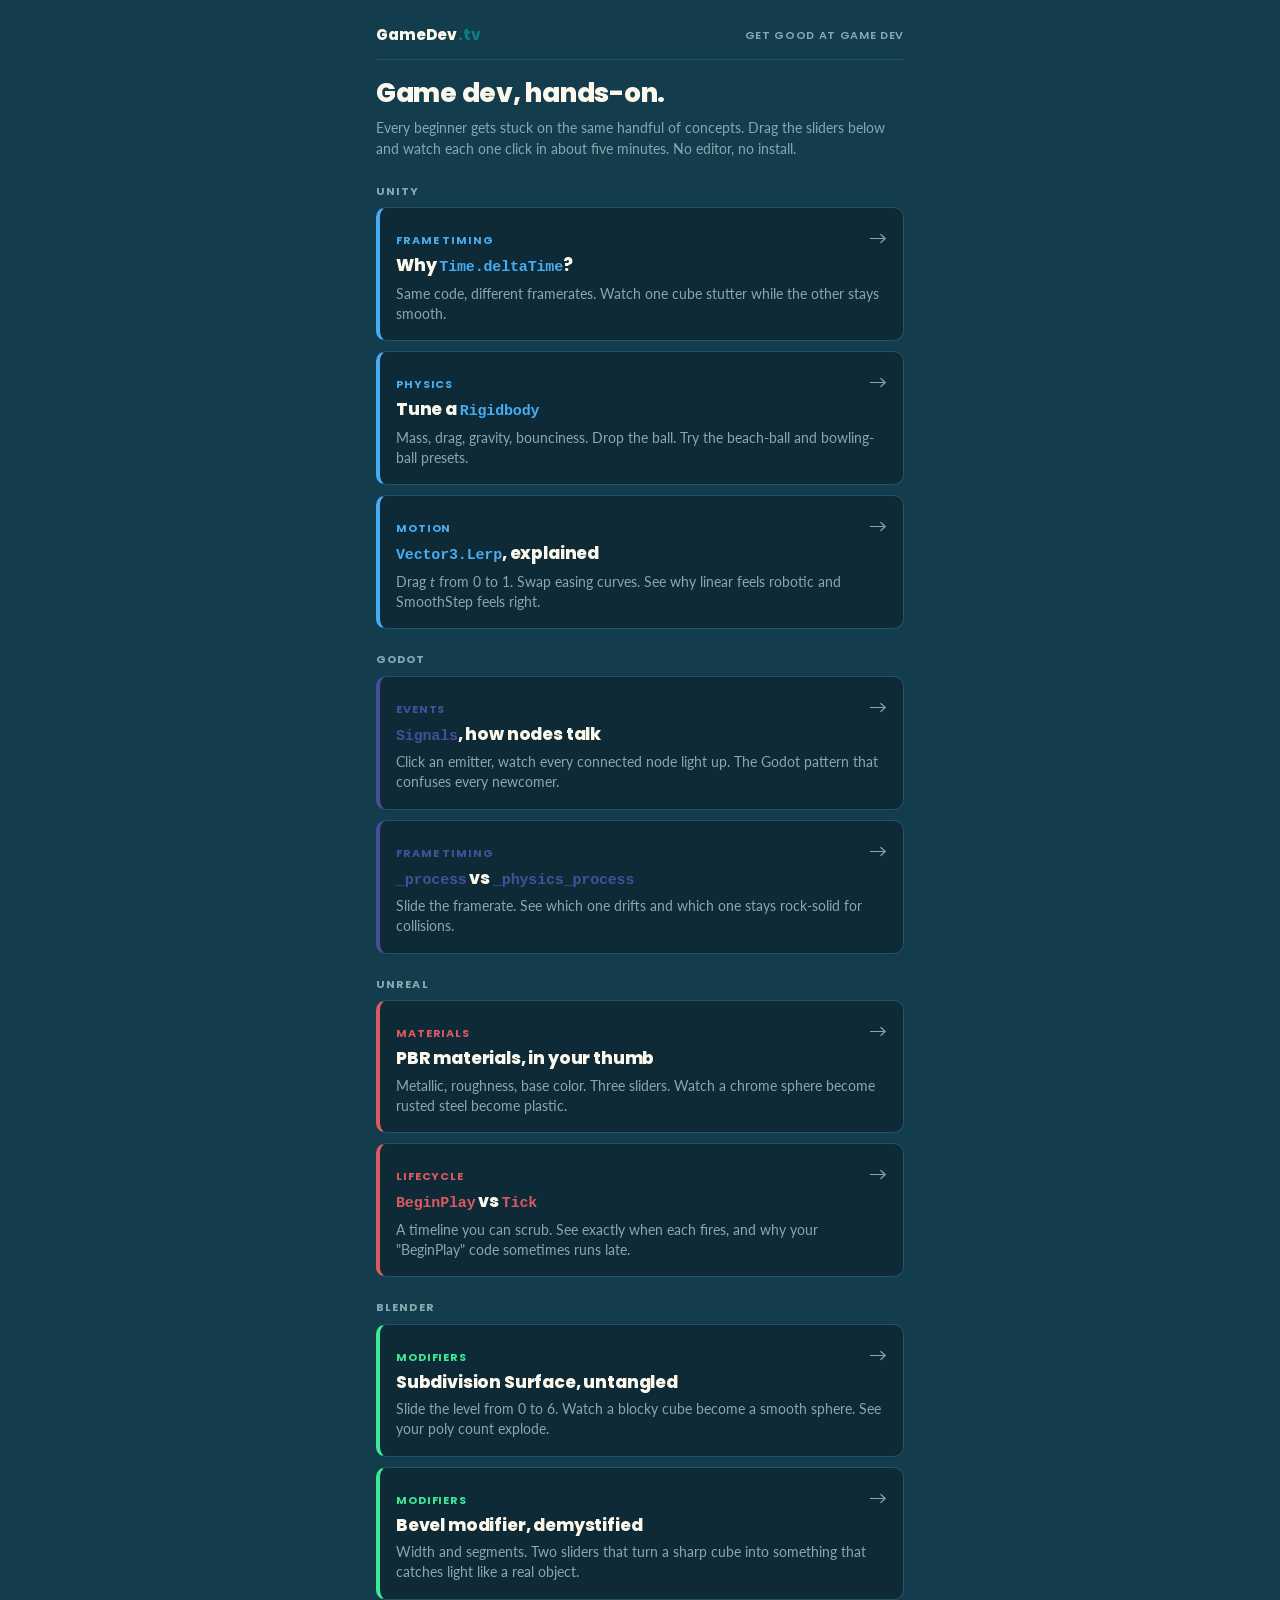
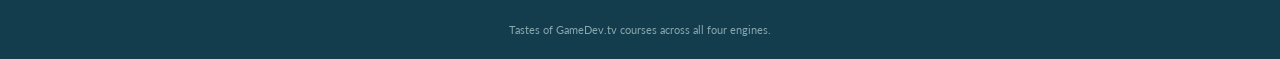
<file: index.html>
<!doctype html>
<html lang="en">
<head>
<meta charset="utf-8" />
<meta name="viewport" content="width=device-width, initial-scale=1, viewport-fit=cover" />
<title>Game dev, hands-on — interactive explainers from GameDev.tv</title>
<meta name="description" content="Tactile mini-demos answering common questions across Unity, Unreal, Godot, and Blender." />
<meta property="og:title" content="Game dev, hands-on" />
<meta property="og:description" content="Tactile mini-demos for common beginner questions across Unity, Unreal, Godot, and Blender." />
<meta property="og:type" content="website" />
<link rel="stylesheet" href="brand.css" />
<style>
  .card {
    display: block;
    text-decoration: none;
    color: inherit;
    background: var(--panel);
    border: 1px solid var(--line);
    border-left: 4px solid var(--c-engine);
    border-radius: 10px;
    padding: 16px;
    margin-bottom: 10px;
    transition: transform 0.08s ease, background 0.15s ease;
  }
  .card:active { transform: translate(2px, 0); }
  .card:hover { background: var(--panel-2); }
  .card .row {
    display: flex;
    align-items: baseline;
    justify-content: space-between;
    gap: 8px;
    margin-bottom: 2px;
  }
  .card .tag {
    font-family: 'Poppins', sans-serif;
    font-size: 11px;
    color: var(--c-engine);
    letter-spacing: 0.08em;
    text-transform: uppercase;
    font-weight: 700;
  }
  .card .arrow { color: var(--ink-dim); font-size: 18px; }
  .card h2 {
    margin: 0 0 4px;
    font-size: 17px;
  }
  .card h2 code { color: var(--c-engine); font-size: 15px; }
  .card p {
    margin: 0;
    color: var(--ink-dim);
    font-size: 13.5px;
  }
  .engine-section { margin-bottom: 22px; }
  .engine-section .engine-label {
    font-family: 'Poppins', sans-serif;
    font-size: 11px;
    letter-spacing: 0.1em;
    text-transform: uppercase;
    color: var(--ink-dim);
    margin-bottom: 8px;
    font-weight: 700;
  }
  .engine-section.unity   { --c-engine: var(--c-unity); }
  .engine-section.unreal  { --c-engine: var(--c-unreal); }
  .engine-section.godot   { --c-engine: var(--c-godot); }
  .engine-section.blender { --c-engine: var(--c-blender); }

  body { --c-engine: var(--primary-teal); }
  h1 { font-size: 26px; margin-bottom: 4px; }
  p.hero { color: var(--ink-dim); font-size: 14px; margin: 0 0 24px; }
</style>
</head>
<body>

<header class="brand-bar">
  <a class="brand-mark" href="https://www.gamedev.tv">GameDev<span class="dot">.tv</span></a>
  <span class="brand-tag">Get Good at Game Dev</span>
</header>

<h1>Game dev, hands-on.</h1>
<p class="hero">Every beginner gets stuck on the same handful of concepts. Drag the sliders below and watch each one click in about five minutes. No editor, no install.</p>

<div class="engine-section unity">
  <div class="engine-label">Unity</div>
  <a class="card" href="deltatime-demo.html">
    <div class="row"><span class="tag">Frame timing</span><span class="arrow">→</span></div>
    <h2>Why <code>Time.deltaTime</code>?</h2>
    <p>Same code, different framerates. Watch one cube stutter while the other stays smooth.</p>
  </a>
  <a class="card" href="rigidbody-demo.html">
    <div class="row"><span class="tag">Physics</span><span class="arrow">→</span></div>
    <h2>Tune a <code>Rigidbody</code></h2>
    <p>Mass, drag, gravity, bounciness. Drop the ball. Try the beach-ball and bowling-ball presets.</p>
  </a>
  <a class="card" href="lerp-demo.html">
    <div class="row"><span class="tag">Motion</span><span class="arrow">→</span></div>
    <h2><code>Vector3.Lerp</code>, explained</h2>
    <p>Drag <em>t</em> from 0 to 1. Swap easing curves. See why linear feels robotic and SmoothStep feels right.</p>
  </a>
</div>

<div class="engine-section godot">
  <div class="engine-label">Godot</div>
  <a class="card" href="godot-signals-demo.html">
    <div class="row"><span class="tag">Events</span><span class="arrow">→</span></div>
    <h2><code>Signals</code>, how nodes talk</h2>
    <p>Click an emitter, watch every connected node light up. The Godot pattern that confuses every newcomer.</p>
  </a>
  <a class="card" href="godot-process-demo.html">
    <div class="row"><span class="tag">Frame timing</span><span class="arrow">→</span></div>
    <h2><code>_process</code> vs <code>_physics_process</code></h2>
    <p>Slide the framerate. See which one drifts and which one stays rock-solid for collisions.</p>
  </a>
</div>

<div class="engine-section unreal">
  <div class="engine-label">Unreal</div>
  <a class="card" href="unreal-pbr-demo.html">
    <div class="row"><span class="tag">Materials</span><span class="arrow">→</span></div>
    <h2>PBR materials, in your thumb</h2>
    <p>Metallic, roughness, base color. Three sliders. Watch a chrome sphere become rusted steel become plastic.</p>
  </a>
  <a class="card" href="unreal-tick-demo.html">
    <div class="row"><span class="tag">Lifecycle</span><span class="arrow">→</span></div>
    <h2><code>BeginPlay</code> vs <code>Tick</code></h2>
    <p>A timeline you can scrub. See exactly when each fires, and why your "BeginPlay" code sometimes runs late.</p>
  </a>
</div>

<div class="engine-section blender">
  <div class="engine-label">Blender</div>
  <a class="card" href="blender-subdiv-demo.html">
    <div class="row"><span class="tag">Modifiers</span><span class="arrow">→</span></div>
    <h2>Subdivision Surface, untangled</h2>
    <p>Slide the level from 0 to 6. Watch a blocky cube become a smooth sphere. See your poly count explode.</p>
  </a>
  <a class="card" href="blender-bevel-demo.html">
    <div class="row"><span class="tag">Modifiers</span><span class="arrow">→</span></div>
    <h2>Bevel modifier, demystified</h2>
    <p>Width and segments. Two sliders that turn a sharp cube into something that catches light like a real object.</p>
  </a>
</div>

<p class="footer-note">Tastes of GameDev.tv courses across all four engines.</p>

</body>
</html>
</file>
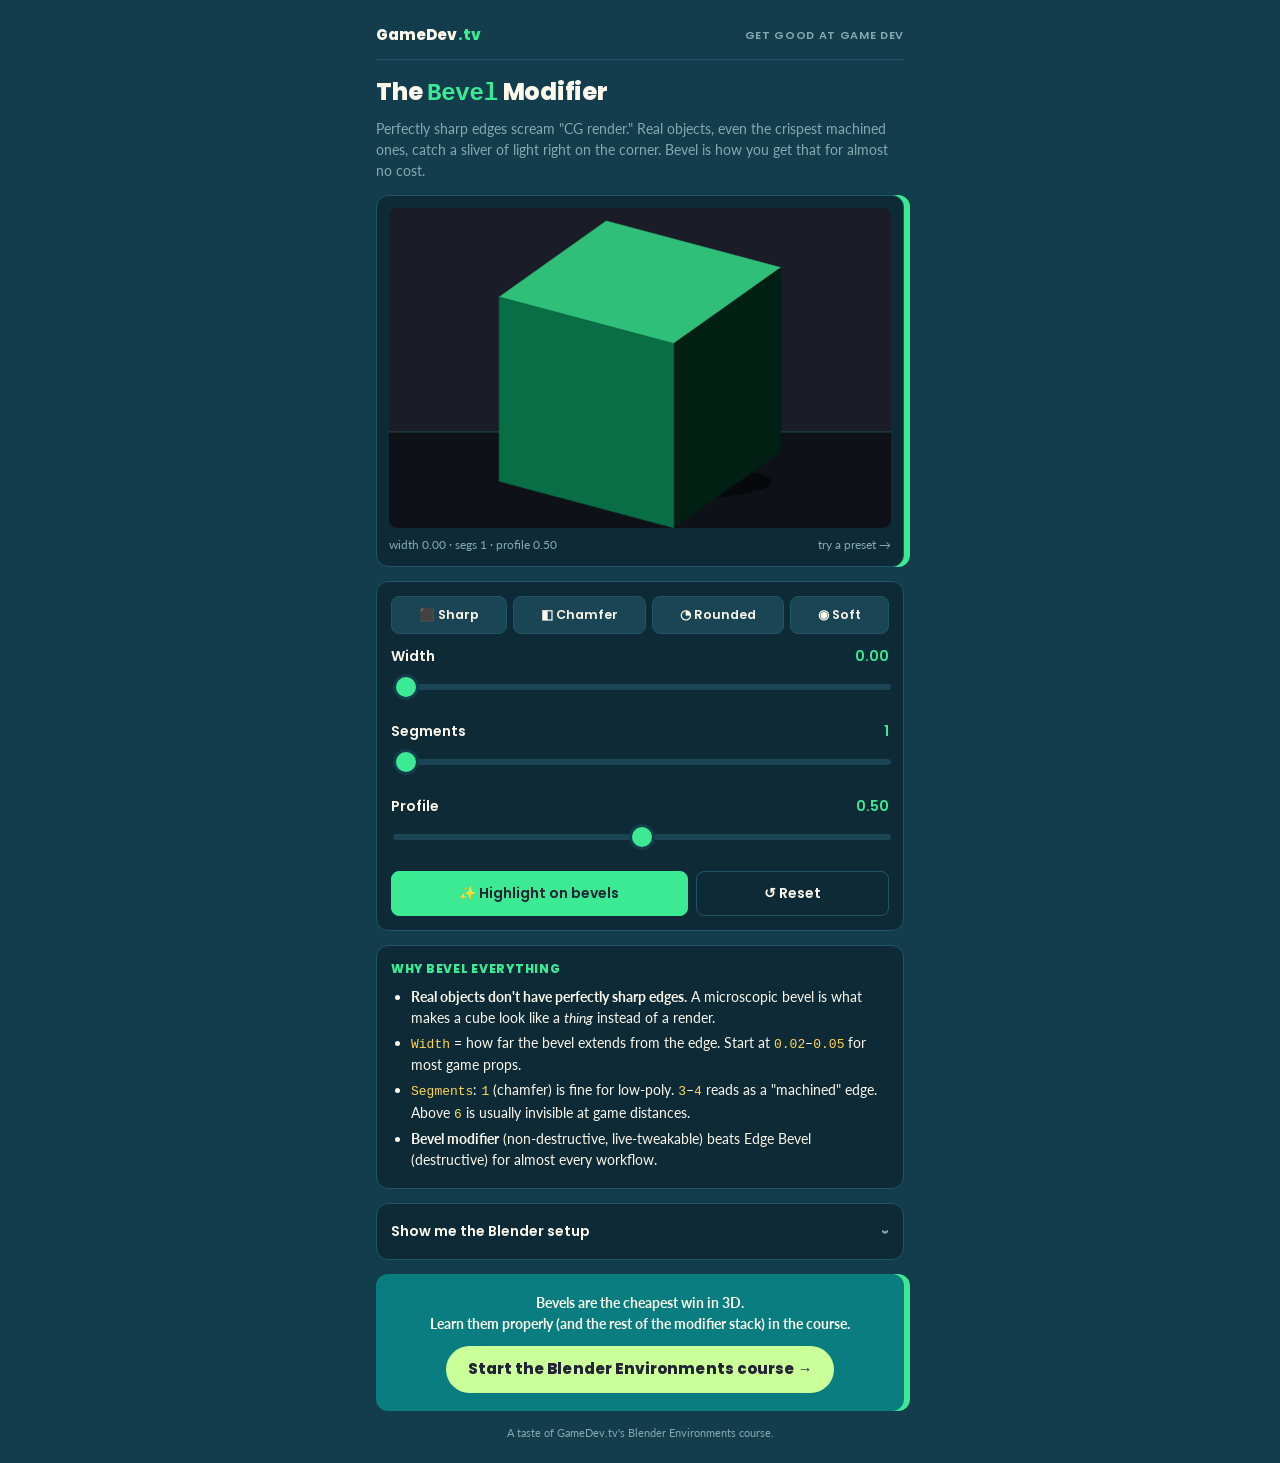
<file: blender-bevel-demo.html>
<!doctype html>
<html lang="en">
<head>
<meta charset="utf-8" />
<meta name="viewport" content="width=device-width, initial-scale=1, viewport-fit=cover" />
<title>The Bevel Modifier — a Blender lighting toy</title>
<meta name="description" content="Round off your sharp edges. Watch the cube start to catch light like a real thing." />
<link rel="stylesheet" href="brand.css" />
<style>
  body { --c-engine: var(--c-blender); }
  canvas { height: 320px; }
  .preset-row .btn { font-size: 12.5px; padding: 9px 6px; }
  .btn.on { background: var(--c-engine); color: var(--shadow-grey); border-color: var(--c-engine); }
</style>
</head>
<body>

<header class="brand-bar">
  <a class="brand-mark" href="https://www.gamedev.tv">GameDev<span class="dot">.tv</span></a>
  <span class="brand-tag">Get Good at Game Dev</span>
</header>

<h1>The <code style="color:var(--c-engine)">Bevel</code> Modifier</h1>
<p class="sub">Perfectly sharp edges scream "CG render." Real objects, even the crispest machined ones, catch a sliver of light right on the corner. Bevel is how you get that for almost no cost.</p>

<div class="stage">
  <canvas id="cv" width="800" height="640"></canvas>
  <div class="legend">
    <span id="legendStat">width 0.00 · segs 1 · profile 0.50</span>
    <span id="hintStat">try a preset →</span>
  </div>
</div>

<div class="controls">
  <div class="preset-row">
    <button class="btn" data-preset="sharp">⬛ Sharp</button>
    <button class="btn" data-preset="chamfer">◧ Chamfer</button>
    <button class="btn" data-preset="rounded">◔ Rounded</button>
    <button class="btn" data-preset="soft">◉ Soft</button>
  </div>

  <div class="slider-block">
    <div class="label-row"><strong>Width</strong><span class="val" id="widthVal">0.00</span></div>
    <input id="width" type="range" min="0" max="0.5" step="0.01" value="0" />
  </div>
  <div class="slider-block">
    <div class="label-row"><strong>Segments</strong><span class="val" id="segsVal">1</span></div>
    <input id="segs" type="range" min="1" max="10" step="1" value="1" />
  </div>
  <div class="slider-block">
    <div class="label-row"><strong>Profile</strong><span class="val" id="profileVal">0.50</span></div>
    <input id="profile" type="range" min="0" max="1" step="0.05" value="0.5" />
  </div>

  <div class="action-row">
    <button class="btn engine on" id="hilight">✨ Highlight on bevels</button>
    <button class="btn ghost" id="reset">↺ Reset</button>
  </div>
</div>

<div class="takeaway">
  <h3>Why bevel everything</h3>
  <ul>
    <li><strong>Real objects don't have perfectly sharp edges.</strong> A microscopic bevel is what makes a cube look like a <em>thing</em> instead of a render.</li>
    <li><code>Width</code> = how far the bevel extends from the edge. Start at <code>0.02</code>–<code>0.05</code> for most game props.</li>
    <li><code>Segments</code>: <code>1</code> (chamfer) is fine for low-poly. <code>3</code>–<code>4</code> reads as a "machined" edge. Above <code>6</code> is usually invisible at game distances.</li>
    <li><strong>Bevel modifier</strong> (non-destructive, live-tweakable) beats Edge Bevel (destructive) for almost every workflow.</li>
  </ul>
</div>

<details class="code">
  <summary><span>Show me the Blender setup</span></summary>
<pre><span class="k">import</span> bpy

obj = bpy.context.active_object

mod = obj.modifiers.new(name=<span class="s">"Bevel"</span>, type=<span class="s">'BEVEL'</span>)
mod.width        = <span class="s">0.05</span>
mod.segments     = <span class="s">4</span>
mod.profile      = <span class="s">0.5</span>
mod.limit_method = <span class="s">'ANGLE'</span>      <span class="c"># bevel only edges sharper than the angle</span>
mod.angle_limit  = <span class="s">0.523599</span>     <span class="c"># ~30 degrees</span>

<span class="c"># Shortcut: select the object, press Ctrl+B (in edit mode) for direct bevel,</span>
<span class="c"># or add the Bevel modifier for non-destructive tweaking.</span></pre>
</details>

<div class="cta">
  <p>Bevels are the cheapest win in 3D.<br/>Learn them properly (and the rest of the modifier stack) in the course.</p>
  <a href="#" id="ctaLink">Start the Blender Environments course →</a>
</div>

<p class="footer-note">A taste of GameDev.tv's Blender Environments course.</p>

<script>
(() => {
  const cv = document.getElementById('cv');
  const ctx = cv.getContext('2d');
  const widthEl = document.getElementById('width');
  const segsEl = document.getElementById('segs');
  const profileEl = document.getElementById('profile');
  const widthVal = document.getElementById('widthVal');
  const segsVal = document.getElementById('segsVal');
  const profileVal = document.getElementById('profileVal');
  const legendStat = document.getElementById('legendStat');
  const hintStat = document.getElementById('hintStat');
  const hilightBtn = document.getElementById('hilight');
  const resetBtn = document.getElementById('reset');
  const presets = document.querySelectorAll('.preset-row .btn');

  function fitCanvas() {
    const dpr = Math.max(1, Math.min(3, window.devicePixelRatio || 1));
    cv.width = Math.round(cv.clientWidth * dpr);
    cv.height = Math.round(cv.clientHeight * dpr);
    ctx.setTransform(dpr, 0, 0, dpr, 0, 0);
  }
  fitCanvas();
  window.addEventListener('resize', () => { fitCanvas(); draw(); });

  // Brand palette
  const FACE_TOP   = '#3BEA93'; // bright Blender green
  const FACE_FRONT = '#0E9F66'; // mid green
  const FACE_RIGHT = '#066B45'; // dark green
  const SPEC       = '#FBF7EA'; // ivory highlight
  const GROUND     = 'rgba(0,0,0,0.55)';

  const state = {
    width: 0,
    segs: 1,
    profile: 0.5,
    highlight: true,
  };

  // ---- 3D math (just enough for a cube) ----
  // Axes: x right, y up, z toward viewer
  // Isometric-ish projection
  function project(p, cx, cy, scale) {
    // rotate around Y then X
    const ay = -0.55, ax = 0.45;
    const cy_ = Math.cos(ay), sy_ = Math.sin(ay);
    const cx_ = Math.cos(ax), sx_ = Math.sin(ax);
    // Y-rotate
    let x1 = p.x * cy_ + p.z * sy_;
    let y1 = p.y;
    let z1 = -p.x * sy_ + p.z * cy_;
    // X-rotate
    let x2 = x1;
    let y2 = y1 * cx_ - z1 * sx_;
    let z2 = y1 * sx_ + z1 * cx_;
    return { x: cx + x2 * scale, y: cy - y2 * scale, z: z2 };
  }

  // Light direction (world space), normalized
  const LIGHT = norm({ x: -0.4, y: 0.8, z: 0.6 });

  function norm(v) {
    const m = Math.hypot(v.x, v.y, v.z) || 1;
    return { x: v.x / m, y: v.y / m, z: v.z / m };
  }
  function dot(a, b) { return a.x * b.x + a.y * b.y + a.z * b.z; }
  function add(a, b) { return { x: a.x + b.x, y: a.y + b.y, z: a.z + b.z }; }
  function scale(v, s) { return { x: v.x * s, y: v.y * s, z: v.z * s }; }
  function sub(a, b) { return { x: a.x - b.x, y: a.y - b.y, z: a.z - b.z }; }
  function cross(a, b) {
    return {
      x: a.y * b.z - a.z * b.y,
      y: a.z * b.x - a.x * b.z,
      z: a.x * b.y - a.y * b.x,
    };
  }

  // Shade a color by lambert + optional specular highlight band on bevel surfaces.
  function shade(baseHex, normal, isBevel) {
    const l = Math.max(0, dot(normal, LIGHT));
    // Ambient + diffuse
    const a = 0.30;
    const diff = a + (1 - a) * l;
    // Specular: tight cosine power, only on bevels and only when highlight enabled
    let spec = 0;
    if (isBevel && state.highlight) {
      const reflect = norm({
        x: 2 * l * normal.x - LIGHT.x,
        y: 2 * l * normal.y - LIGHT.y,
        z: 2 * l * normal.z - LIGHT.z,
      });
      const view = { x: 0, y: 0, z: 1 };
      const sp = Math.max(0, dot(reflect, view));
      spec = Math.pow(sp, 18) * 0.95;
    }
    const rgb = hexToRgb(baseHex);
    const r = Math.min(255, rgb.r * diff + 255 * spec);
    const g = Math.min(255, rgb.g * diff + 255 * spec);
    const b = Math.min(255, rgb.b * diff + 255 * spec);
    return `rgb(${r | 0},${g | 0},${b | 0})`;
  }

  function hexToRgb(hex) {
    const h = hex.replace('#', '');
    return {
      r: parseInt(h.substring(0, 2), 16),
      g: parseInt(h.substring(2, 4), 16),
      b: parseInt(h.substring(4, 6), 16),
    };
  }

  // Build geometry for a beveled cube.
  // We treat the cube as 6 faces, each shrunk inward by `w` (the bevel width),
  // then for every original edge we generate a strip of N segment quads
  // bridging the two adjacent shrunken faces. The strip orientation interpolates
  // between the two adjacent face normals, with a profile curve.
  function buildCube() {
    const w = state.width;       // 0..0.5
    const segs = state.segs;     // 1..10
    const profile = state.profile;
    const s = 1; // half-size

    // Six face definitions: center, normal, u-axis, v-axis (face-local basis), base color
    const faces = [
      { n: { x: 0,  y: 1,  z: 0 }, u: { x: 1, y: 0, z: 0 }, v: { x: 0, y: 0, z: -1 }, c: FACE_TOP   }, // top   +Y
      { n: { x: 0,  y: -1, z: 0 }, u: { x: 1, y: 0, z: 0 }, v: { x: 0, y: 0, z: 1  }, c: FACE_RIGHT }, // bot   -Y
      { n: { x: 0,  y: 0,  z: 1 }, u: { x: 1, y: 0, z: 0 }, v: { x: 0, y: 1, z: 0  }, c: FACE_FRONT }, // front +Z
      { n: { x: 0,  y: 0,  z: -1}, u: { x: -1,y: 0, z: 0 }, v: { x: 0, y: 1, z: 0  }, c: FACE_FRONT }, // back  -Z
      { n: { x: 1,  y: 0,  z: 0 }, u: { x: 0, y: 0, z: -1}, v: { x: 0, y: 1, z: 0  }, c: FACE_RIGHT }, // right +X
      { n: { x: -1, y: 0,  z: 0 }, u: { x: 0, y: 0, z: 1 }, v: { x: 0, y: 1, z: 0  }, c: FACE_RIGHT }, // left  -X
    ];

    const polys = [];

    // Inset face quads: each face's four corners pulled inward along u and v by w.
    // Face center sits at +normal*s, corners at center ± (s-w)*u ± (s-w)*v.
    faces.forEach(f => {
      const center = scale(f.n, s);
      const ext = s - w;
      const c00 = add(add(center, scale(f.u, -ext)), scale(f.v, -ext));
      const c10 = add(add(center, scale(f.u,  ext)), scale(f.v, -ext));
      const c11 = add(add(center, scale(f.u,  ext)), scale(f.v,  ext));
      const c01 = add(add(center, scale(f.u, -ext)), scale(f.v,  ext));
      polys.push({ verts: [c00, c10, c11, c01], normal: f.n, base: f.c, isBevel: false });
    });

    if (w > 0.001) {
      // 12 cube edges. Each edge has two adjacent faces.
      // Define edges by the two face indices and the shared edge in local coords.
      // We'll iterate all face pairs, find shared edges by matching corners of original cube.
      // Easier: hardcode 12 edges with their two adjacent face indices and direction.
      const ext = s - w;
      // Each edge: two face indices (a, b); along the edge from p0 to p1 in original cube.
      // For edge between face A (normal nA) and face B (normal nB), the edge runs
      // along the third axis (perpendicular to both normals).
      const edges = [];
      for (let a = 0; a < 6; a++) {
        for (let b = a + 1; b < 6; b++) {
          const nA = faces[a].n, nB = faces[b].n;
          // skip opposite faces
          if (nA.x === -nB.x && nA.y === -nB.y && nA.z === -nB.z) continue;
          // direction along edge
          const dir = cross(nA, nB);
          edges.push({ a, b, dir });
        }
      }

      edges.forEach(e => {
        const fA = faces[e.a];
        const fB = faces[e.b];
        // Two endpoints of edge strip on face A side (offset inward from A's outer rim
        // by w along the axis pointing toward face B).
        // Outer corner on face A's plane near face B: center of A + (s)*nA + (s-w)*(toward B)
        // Simpler: pA = s*nA + (s-w)*nB + t*(dir), where t spans ±(s-w)
        // pB = (s-w)*nA + s*nB + t*(dir)
        const dir = e.dir;
        const ts = [-(s - w), (s - w)]; // along edge

        // For each segment k = 0..segs, build a ring vertex between pA and pB.
        // Interpolate angle from face A's plane to face B's plane around the edge.
        // We can parametrize: point(theta) = corner + radius * (cos(theta)*tA + sin(theta)*tB)
        // where corner is the inner corner: (s - w)*nA + (s - w)*nB + t*dir
        // tA = nA (direction away from face B side), actually face A normal points outward
        // Radius scales with profile.
        // We'll compute by lerping between pA and pB along an arc, with profile bending the arc.

        const ringsA = []; // [seg+1] for t=-
        const ringsB = []; // [seg+1] for t=+
        for (let side = 0; side < 2; side++) {
          const t = ts[side];
          const along = scale(dir, t);
          const cornerInner = add(add(scale(fA.n, s - w), scale(fB.n, s - w)), along);
          const pA = add(add(scale(fA.n, s), scale(fB.n, s - w)), along);
          const pB = add(add(scale(fA.n, s - w), scale(fB.n, s)), along);

          // Arc params: from pA toward pB around cornerInner, with profile control.
          // Vector from corner to pA = w*nA. Vector from corner to pB = w*nB.
          const ring = [];
          for (let k = 0; k <= state.segs; k++) {
            const u = k / state.segs;
            // angle 0..pi/2
            const ang = u * Math.PI * 0.5;
            // profile: 0=concave (pull inward), 0.5=circle, 1=convex (push outward).
            // Achieve by blending between linear chord (concave-ish) and arc bulge.
            const ca = Math.cos(ang);
            const sa = Math.sin(ang);
            // base circular point
            const circ = add(cornerInner, add(scale(fA.n, w * ca), scale(fB.n, w * sa)));
            // chord point (straight line pA -> pB)
            const chord = add(scale(pA, 1 - u), scale(pB, u));
            // profile 0 = chord-inward (concave), 0.5 = circle, 1.0 = pushed outward (convex)
            // blend = lerp from "behind-chord" to "circle" to "in-front-of-circle"
            const bulge = sub(circ, chord);
            const factor = (profile - 0.5) * 2 + 1; // 0..2
            const pt = add(chord, scale(bulge, factor));
            ring.push(pt);
          }
          if (side === 0) ringsA.push(...ring); else ringsB.push(...ring);
        }

        // Build segs quads bridging ringsA[k] - ringsA[k+1] - ringsB[k+1] - ringsB[k]
        for (let k = 0; k < state.segs; k++) {
          const p0 = ringsA[k];
          const p1 = ringsA[k + 1];
          const p2 = ringsB[k + 1];
          const p3 = ringsB[k];
          // Normal: lerp face A normal to face B normal by (k+0.5)/segs
          const uMid = (k + 0.5) / state.segs;
          const ang = uMid * Math.PI * 0.5;
          const n = norm({
            x: fA.n.x * Math.cos(ang) + fB.n.x * Math.sin(ang),
            y: fA.n.y * Math.cos(ang) + fB.n.y * Math.sin(ang),
            z: fA.n.z * Math.cos(ang) + fB.n.z * Math.sin(ang),
          });
          // Pick base color: blend between adjacent face colors so the bevel band
          // visually transitions across the edge.
          const cA = hexToRgb(fA.c), cB = hexToRgb(fB.c);
          const mix = uMid;
          const baseR = cA.r * (1 - mix) + cB.r * mix;
          const baseG = cA.g * (1 - mix) + cB.g * mix;
          const baseB = cA.b * (1 - mix) + cB.b * mix;
          const baseHex = '#' +
            ((baseR | 0).toString(16).padStart(2, '0')) +
            ((baseG | 0).toString(16).padStart(2, '0')) +
            ((baseB | 0).toString(16).padStart(2, '0'));
          polys.push({ verts: [p0, p1, p2, p3], normal: n, base: baseHex, isBevel: true });
        }
      });

      // TODO: corner caps would be ideal but for the demo the edge strips alone
      // sell the effect well enough at this resolution.
    }

    return polys;
  }

  function draw() {
    const w = cv.clientWidth;
    const h = cv.clientHeight;
    ctx.clearRect(0, 0, w, h);

    // Backdrop gradient (no blur, just flat bands)
    ctx.fillStyle = '#1a1d28';
    ctx.fillRect(0, 0, w, h * 0.7);
    ctx.fillStyle = '#0f1118';
    ctx.fillRect(0, h * 0.7, w, h * 0.3);

    // Ground line
    ctx.strokeStyle = 'rgba(59,234,147,0.25)';
    ctx.lineWidth = 1;
    ctx.beginPath();
    ctx.moveTo(0, h * 0.7);
    ctx.lineTo(w, h * 0.7);
    ctx.stroke();

    const cx = w / 2;
    const cy = h * 0.52;
    const scale_ = Math.min(w, h) * 0.32;

    const polys = buildCube();

    // Project and back-face cull
    const draws = [];
    polys.forEach(p => {
      // back-face cull: skip if normal points away from camera
      const camFacing = dot(p.normal, { x: 0, y: 0, z: 1 });
      // Need to transform normal by same rotation as projection. Easier: project all verts
      // then compute screen-space normal via cross product of edges.
      const projected = p.verts.map(v => project(v, cx, cy, scale_));
      // 2D cross product for facing
      const e1x = projected[1].x - projected[0].x;
      const e1y = projected[1].y - projected[0].y;
      const e2x = projected[2].x - projected[0].x;
      const e2y = projected[2].y - projected[0].y;
      const facing = e1x * e2y - e1y * e2x;
      if (facing >= 0) return; // back-facing in screen space
      // average z for painter sort
      const avgZ = projected.reduce((s, v) => s + v.z, 0) / projected.length;
      // Also rotate the normal so shading matches the view.
      // For simplicity, use world-space normal for lighting (light is world-space too).
      draws.push({
        pts: projected,
        normal: p.normal,
        base: p.base,
        isBevel: p.isBevel,
        z: avgZ,
      });
    });

    // Painter sort: farther z first
    draws.sort((a, b) => a.z - b.z);

    // Shadow underneath (hard offset, no blur)
    ctx.fillStyle = GROUND;
    ctx.beginPath();
    ctx.ellipse(cx + 14, cy + scale_ * 1.05, scale_ * 1.15, scale_ * 0.18, 0, 0, Math.PI * 2);
    ctx.fill();

    // Render polys
    draws.forEach(d => {
      const fill = shade(d.base, d.normal, d.isBevel);
      ctx.fillStyle = fill;
      ctx.strokeStyle = fill;
      ctx.lineWidth = 0.5;
      ctx.beginPath();
      ctx.moveTo(d.pts[0].x, d.pts[0].y);
      for (let i = 1; i < d.pts.length; i++) ctx.lineTo(d.pts[i].x, d.pts[i].y);
      ctx.closePath();
      ctx.fill();
      ctx.stroke(); // hairline along same color hides seams between bevel strips
    });
  }

  function updateLegend() {
    legendStat.textContent =
      `width ${state.width.toFixed(2)} · segs ${state.segs} · profile ${state.profile.toFixed(2)}`;
  }

  function bind(el, valEl, prop, fmt, parser = parseFloat) {
    const apply = () => {
      state[prop] = parser(el.value);
      valEl.textContent = fmt(state[prop]);
      updateLegend();
      draw();
    };
    el.addEventListener('input', apply);
    apply();
  }
  bind(widthEl, widthVal, 'width', v => v.toFixed(2));
  bind(segsEl, segsVal, 'segs', v => `${v}`, v => parseInt(v, 10));
  bind(profileEl, profileVal, 'profile', v => v.toFixed(2));

  hilightBtn.addEventListener('click', () => {
    state.highlight = !state.highlight;
    hilightBtn.classList.toggle('on', state.highlight);
    hilightBtn.textContent = state.highlight ? '✨ Highlight on bevels' : '○ Highlight off';
    draw();
  });

  const PRESETS = {
    sharp:   { width: 0.0,  segs: 1,  profile: 0.5 },
    chamfer: { width: 0.05, segs: 1,  profile: 0.5 },
    rounded: { width: 0.1,  segs: 4,  profile: 0.5 },
    soft:    { width: 0.2,  segs: 8,  profile: 0.5 },
  };
  function applyPreset(name) {
    const p = PRESETS[name];
    if (!p) return;
    widthEl.value = p.width;
    segsEl.value = p.segs;
    profileEl.value = p.profile;
    [widthEl, segsEl, profileEl].forEach(e => e.dispatchEvent(new Event('input')));
    hintStat.textContent = `preset: ${name}`;
  }
  presets.forEach(b => b.addEventListener('click', () => applyPreset(b.dataset.preset)));

  resetBtn.addEventListener('click', () => applyPreset('sharp'));

  draw();
})();
</script>
</body>
</html>
</file>
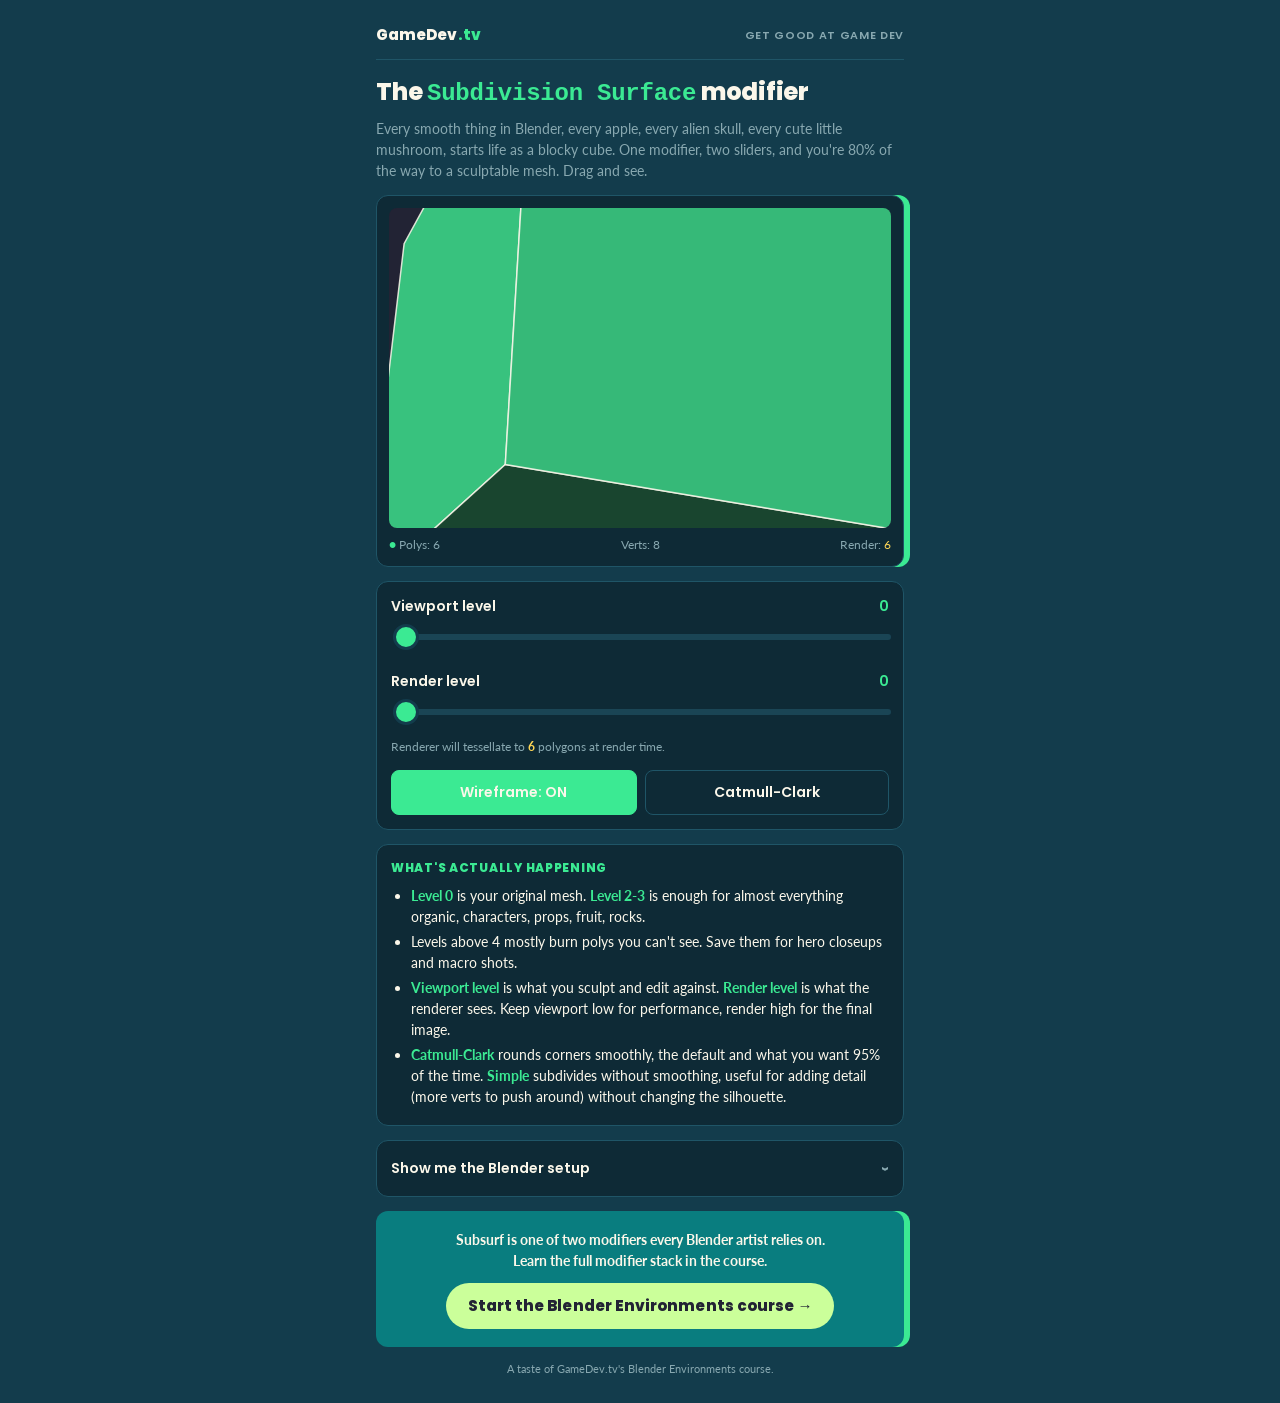
<file: blender-subdiv-demo.html>
<!doctype html>
<html lang="en">
<head>
<meta charset="utf-8" />
<meta name="viewport" content="width=device-width, initial-scale=1, viewport-fit=cover" />
<title>Subdivision Surface, explained — a Blender modifier toy</title>
<meta name="description" content="Drag a slider. Watch a cube round into a sphere. Learn why every Blender artist has Subsurf on speed-dial." />
<link rel="stylesheet" href="brand.css" />
<style>
  body { --c-engine: var(--c-blender); }
  canvas.viewport { height: 320px; }
  .takeaway .em { color: var(--c-engine); font-weight: 700; }
  .render-line { color: var(--ink-dim); font-size: 12px; margin-top: 6px; }
  .render-line strong { color: var(--mustard); font-weight: 700; }
  .mode-label { color: var(--c-engine); font-weight: 700; }
</style>
</head>
<body>

<header class="brand-bar">
  <a class="brand-mark" href="https://www.gamedev.tv">GameDev<span class="dot">.tv</span></a>
  <span class="brand-tag">Get Good at Game Dev</span>
</header>

<h1>The <code style="color:var(--c-engine)">Subdivision Surface</code> modifier</h1>
<p class="sub">Every smooth thing in Blender, every apple, every alien skull, every cute little mushroom, starts life as a blocky cube. One modifier, two sliders, and you're 80% of the way to a sculptable mesh. Drag and see.</p>

<div class="stage">
  <canvas id="viewport" class="viewport" width="800" height="800"></canvas>
  <div class="legend">
    <span id="polyStat">Polys: 6</span>
    <span id="vertStat">Verts: 8</span>
    <span id="renderStat">Render: 6</span>
  </div>
</div>

<div class="controls">
  <div class="slider-block">
    <div class="label-row"><strong>Viewport level</strong><span class="val" id="vpVal">0</span></div>
    <input id="vp" type="range" min="0" max="6" step="1" value="0" />
  </div>

  <div class="slider-block">
    <div class="label-row"><strong>Render level</strong><span class="val" id="rnVal">0</span></div>
    <input id="rn" type="range" min="0" max="8" step="1" value="0" />
    <div class="render-line">Renderer will tessellate to <strong id="rnPolys">6</strong> polygons at render time.</div>
  </div>

  <div class="action-row">
    <button class="btn engine" id="wireBtn">Wireframe: ON</button>
    <button class="btn ghost" id="modeBtn">Catmull-Clark</button>
  </div>
</div>

<div class="takeaway">
  <h3>What's actually happening</h3>
  <ul>
    <li><span class="em">Level 0</span> is your original mesh. <span class="em">Level 2-3</span> is enough for almost everything organic, characters, props, fruit, rocks.</li>
    <li>Levels above 4 mostly burn polys you can't see. Save them for hero closeups and macro shots.</li>
    <li><span class="em">Viewport level</span> is what you sculpt and edit against. <span class="em">Render level</span> is what the renderer sees. Keep viewport low for performance, render high for the final image.</li>
    <li><span class="em">Catmull-Clark</span> rounds corners smoothly, the default and what you want 95% of the time. <span class="em">Simple</span> subdivides without smoothing, useful for adding detail (more verts to push around) without changing the silhouette.</li>
  </ul>
</div>

<details class="code">
  <summary><span>Show me the Blender setup</span></summary>
<pre><span class="k">import</span> bpy

obj = bpy.context.active_object

<span class="c"># Add the modifier</span>
mod = obj.modifiers.new(name=<span class="s">"Subsurf"</span>, type=<span class="s">'SUBSURF'</span>)
mod.levels         = <span class="s">2</span>          <span class="c"># viewport</span>
mod.render_levels  = <span class="s">4</span>          <span class="c"># render</span>
mod.subdivision_type = <span class="s">'CATMULL_CLARK'</span>   <span class="c"># or 'SIMPLE'</span>

<span class="c"># Or, in the UI: Modifier Properties → Add Modifier → Subdivision Surface</span>
<span class="c"># Shortcut: Ctrl+1, Ctrl+2, Ctrl+3 to set level 1/2/3 on selected object.</span></pre>
</details>

<div class="cta">
  <p>Subsurf is one of two modifiers every Blender artist relies on.<br/>Learn the full modifier stack in the course.</p>
  <a href="#" id="ctaLink">Start the Blender Environments course →</a>
</div>

<p class="footer-note">A taste of GameDev.tv's Blender Environments course.</p>

<script>
(() => {
  const cv = document.getElementById('viewport');
  const ctx = cv.getContext('2d');
  const vpSlider = document.getElementById('vp');
  const rnSlider = document.getElementById('rn');
  const vpVal = document.getElementById('vpVal');
  const rnVal = document.getElementById('rnVal');
  const rnPolys = document.getElementById('rnPolys');
  const polyStat = document.getElementById('polyStat');
  const vertStat = document.getElementById('vertStat');
  const renderStat = document.getElementById('renderStat');
  const wireBtn = document.getElementById('wireBtn');
  const modeBtn = document.getElementById('modeBtn');

  const state = {
    vp: 0,
    rn: 0,
    wire: true,
    mode: 'CATMULL_CLARK',
    spin: 0,
  };

  // Brand colors
  const ENGINE = '#3BEA93';
  const ENGINE_DARK = '#1f8c56';
  const INK_DIM = '#88a8b0';

  function fitCanvas() {
    const dpr = Math.max(1, Math.min(3, window.devicePixelRatio || 1));
    cv.width = Math.round(cv.clientWidth * dpr);
    cv.height = Math.round(cv.clientHeight * dpr);
    ctx.setTransform(dpr, 0, 0, dpr, 0, 0);
  }
  fitCanvas();
  window.addEventListener('resize', fitCanvas);

  // -------- Geometry --------
  // We build a grid mesh per cube face. Per-level grid size:
  //   level 0 -> 1x1 per face   (6  quads, 8 verts)
  //   level 1 -> 2x2 per face   (24 quads)
  //   level 2 -> 4x4 per face   (96 quads)
  //   level n -> 2^n x 2^n      (6 * 4^n quads)
  // Vertices are blended between cube position (on the unit cube face)
  // and the corresponding direction normalized to a unit sphere. Smoothing
  // factor t = 1 - 0.5^level for Catmull-Clark, 0 for Simple.

  function buildMesh(level, mode) {
    const N = 1 << level;        // verts per edge per face = N+1
    // smoothing factor
    let t;
    if (mode === 'SIMPLE') t = 0;
    else t = level === 0 ? 0 : 1 - Math.pow(0.5, level);

    const verts = [];
    const quads = [];

    // Face axes: u, v, normal. We store for each face the basis to build a
    // (N+1)x(N+1) grid on [-1,1]^2 in face-local coords.
    const faces = [
      // +X
      { o:[ 1,-1,-1], u:[ 0, 2, 0], v:[ 0, 0, 2] },
      // -X
      { o:[-1,-1, 1], u:[ 0, 2, 0], v:[ 0, 0,-2] },
      // +Y
      { o:[-1, 1, 1], u:[ 2, 0, 0], v:[ 0, 0,-2] },
      // -Y
      { o:[-1,-1,-1], u:[ 2, 0, 0], v:[ 0, 0, 2] },
      // +Z
      { o:[-1,-1, 1], u:[ 2, 0, 0], v:[ 0, 2, 0] },
      // -Z
      { o:[ 1,-1,-1], u:[-2, 0, 0], v:[ 0, 2, 0] },
    ];

    for (const f of faces) {
      const base = verts.length;
      for (let j = 0; j <= N; j++) {
        for (let i = 0; i <= N; i++) {
          const a = N === 0 ? 0 : i / N;
          const b = N === 0 ? 0 : j / N;
          // Cube-space position on face
          const cx = f.o[0] + f.u[0] * a + f.v[0] * b;
          const cy = f.o[1] + f.u[1] * a + f.v[1] * b;
          const cz = f.o[2] + f.u[2] * a + f.v[2] * b;
          // Normalize to sphere (radius ~ sqrt(3) for cube corners, but we
          // want resulting sphere radius ~ 1.3 so it visually fits the cube)
          const len = Math.sqrt(cx*cx + cy*cy + cz*cz) || 1;
          const sx = (cx / len) * 1.35;
          const sy = (cy / len) * 1.35;
          const sz = (cz / len) * 1.35;
          // Blend
          const x = cx * (1 - t) + sx * t;
          const y = cy * (1 - t) + sy * t;
          const z = cz * (1 - t) + sz * t;
          verts.push([x, y, z]);
        }
      }
      // Build quads from grid
      for (let j = 0; j < N; j++) {
        for (let i = 0; i < N; i++) {
          const a = base + j * (N+1) + i;
          const b = base + j * (N+1) + i + 1;
          const c = base + (j+1) * (N+1) + i + 1;
          const d = base + (j+1) * (N+1) + i;
          quads.push([a, b, c, d]);
        }
      }
    }
    return { verts, quads };
  }

  // -------- Camera / Projection --------
  function rotY(p, a) {
    const c = Math.cos(a), s = Math.sin(a);
    return [c*p[0] + s*p[2], p[1], -s*p[0] + c*p[2]];
  }
  function rotX(p, a) {
    const c = Math.cos(a), s = Math.sin(a);
    return [p[0], c*p[1] - s*p[2], s*p[1] + c*p[2]];
  }
  function project(p, w, h) {
    // Camera at z=5 looking -z. Perspective.
    const fov = 3.2;
    const dz = 5 - p[2];
    const scale = (fov * Math.min(w, h)) / dz;
    return {
      x: w/2 + p[0] * scale,
      y: h/2 - p[1] * scale,
      z: p[2],
    };
  }

  function faceNormal(a, b, c) {
    const ux = b[0]-a[0], uy = b[1]-a[1], uz = b[2]-a[2];
    const vx = c[0]-a[0], vy = c[1]-a[1], vz = c[2]-a[2];
    return [uy*vz - uz*vy, uz*vx - ux*vz, ux*vy - uy*vx];
  }
  function normalize(v) {
    const l = Math.hypot(v[0], v[1], v[2]) || 1;
    return [v[0]/l, v[1]/l, v[2]/l];
  }

  // -------- Draw --------
  function draw() {
    const w = cv.clientWidth;
    const h = cv.clientHeight;
    ctx.clearRect(0, 0, w, h);

    const mesh = buildMesh(state.vp, state.mode);

    // Apply rotation
    const rotated = mesh.verts.map(v => {
      let p = rotY(v, state.spin);
      p = rotX(p, -0.45);
      return p;
    });
    const projected = rotated.map(p => project(p, w, h));

    // Light direction (world space, after camera handling: just a constant in
    // view space, pointing upper-left-front).
    const L = normalize([-0.4, 0.7, 0.85]);

    // Build face draw list with depth & shading
    const drawables = [];
    for (const q of mesh.quads) {
      const a = rotated[q[0]];
      const b = rotated[q[1]];
      const c = rotated[q[2]];
      const d = rotated[q[3]];
      const n = normalize(faceNormal(a, b, c));
      // Backface cull: face center vs camera
      const cx = (a[0]+b[0]+c[0]+d[0])/4;
      const cy = (a[1]+b[1]+c[1]+d[1])/4;
      const cz = (a[2]+b[2]+c[2]+d[2])/4;
      const viewDir = normalize([-cx, -cy, 5-cz]);
      const facing = n[0]*viewDir[0] + n[1]*viewDir[1] + n[2]*viewDir[2];
      if (facing < 0) continue;

      // Lambert + ambient
      let lambert = Math.max(0, n[0]*L[0] + n[1]*L[1] + n[2]*L[2]);
      const shade = 0.25 + 0.75 * lambert;

      drawables.push({
        depth: cz,
        pts: [projected[q[0]], projected[q[1]], projected[q[2]], projected[q[3]]],
        shade,
      });
    }
    // Sort back-to-front by depth (smaller z = further away)
    drawables.sort((a, b) => a.depth - b.depth);

    // Hard offset shadow behind the whole shape
    ctx.save();
    const cx0 = w / 2;
    const cy0 = h / 2;
    ctx.fillStyle = 'rgba(0,0,0,0.45)';
    ctx.beginPath();
    ctx.ellipse(cx0 + 14, cy0 + h * 0.32, w * 0.28, 10, 0, 0, Math.PI * 2);
    ctx.fill();
    ctx.restore();

    // Draw filled faces
    for (const f of drawables) {
      const s = f.shade;
      // Mix engine color with dark
      const r = Math.round(59  * s + 10);
      const g = Math.round(234 * s + 10);
      const b = Math.round(147 * s + 10);
      ctx.fillStyle = `rgb(${r},${g},${b})`;
      ctx.beginPath();
      ctx.moveTo(f.pts[0].x, f.pts[0].y);
      ctx.lineTo(f.pts[1].x, f.pts[1].y);
      ctx.lineTo(f.pts[2].x, f.pts[2].y);
      ctx.lineTo(f.pts[3].x, f.pts[3].y);
      ctx.closePath();
      ctx.fill();

      if (state.wire) {
        ctx.strokeStyle = state.vp <= 1 ? 'rgba(251,247,234,0.85)' : 'rgba(251,247,234,0.45)';
        ctx.lineWidth = state.vp <= 1 ? 1.5 : 1;
        ctx.stroke();
      }
    }

    // Stats
    const polys = 6 * Math.pow(4, state.vp);
    // Verts: per face we have (N+1)^2, six faces, but shared edges. Cheap
    // approximation: for level 0 -> 8, otherwise count unique-ish.
    let verts;
    if (state.vp === 0) verts = 8;
    else {
      const N = 1 << state.vp;
      // Total grid verts: 6 * (N+1)^2, minus shared edges/corners.
      // Rough formula: 6*(N+1)^2 - 12*(N+1) + 8
      verts = 6 * (N + 1) * (N + 1) - 12 * (N + 1) + 8;
    }
    const renderPolys = 6 * Math.pow(4, state.rn);

    polyStat.innerHTML = `<span style="color:${ENGINE}">●</span> Polys: ${polys.toLocaleString()}`;
    vertStat.textContent = `Verts: ${verts.toLocaleString()}`;
    renderStat.innerHTML = `Render: <span style="color:#FFD756">${renderPolys.toLocaleString()}</span>`;
    rnPolys.textContent = renderPolys.toLocaleString();
  }

  function loop() {
    state.spin += 0.006;
    draw();
    requestAnimationFrame(loop);
  }
  requestAnimationFrame(loop);

  // Wire controls
  vpSlider.addEventListener('input', e => {
    state.vp = +e.target.value;
    vpVal.textContent = state.vp;
  });
  rnSlider.addEventListener('input', e => {
    state.rn = +e.target.value;
    rnVal.textContent = state.rn;
    const renderPolys = 6 * Math.pow(4, state.rn);
    rnPolys.textContent = renderPolys.toLocaleString();
    renderStat.innerHTML = `Render: <span style="color:#FFD756">${renderPolys.toLocaleString()}</span>`;
  });
  wireBtn.addEventListener('click', () => {
    state.wire = !state.wire;
    wireBtn.textContent = state.wire ? 'Wireframe: ON' : 'Wireframe: OFF';
    wireBtn.classList.toggle('engine', state.wire);
    wireBtn.classList.toggle('ghost', !state.wire);
  });
  modeBtn.addEventListener('click', () => {
    state.mode = state.mode === 'CATMULL_CLARK' ? 'SIMPLE' : 'CATMULL_CLARK';
    modeBtn.textContent = state.mode === 'CATMULL_CLARK' ? 'Catmull-Clark' : 'Simple';
    modeBtn.classList.toggle('engine', state.mode === 'CATMULL_CLARK' ? false : true);
  });
})();
</script>
</body>
</html>
</file>
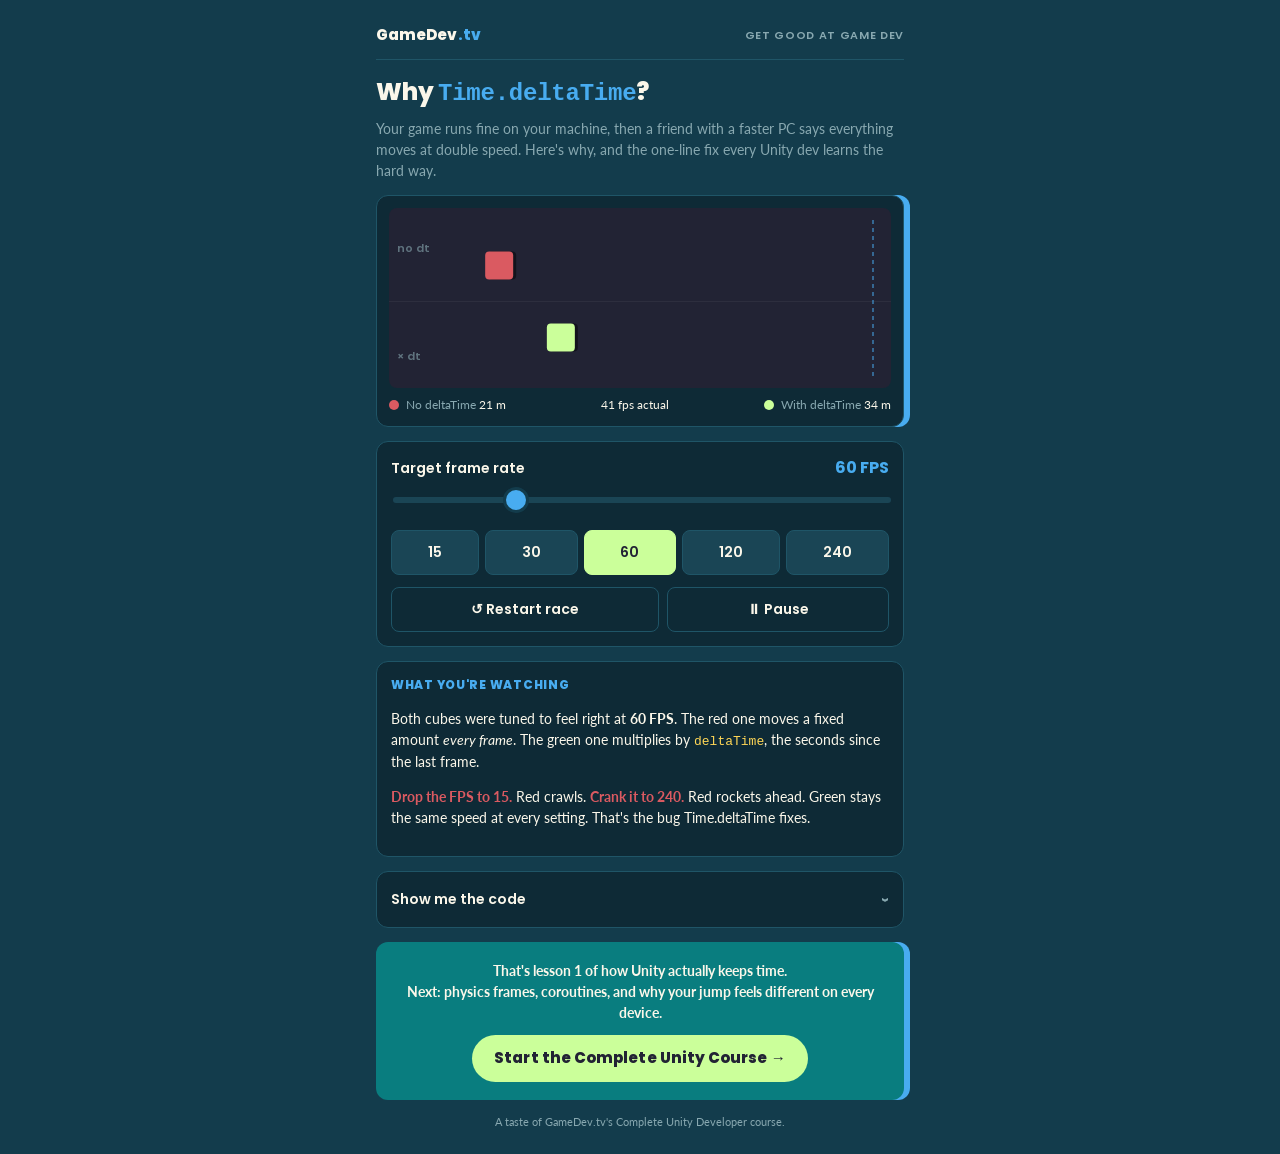
<file: deltatime-demo.html>
<!doctype html>
<html lang="en">
<head>
<meta charset="utf-8" />
<meta name="viewport" content="width=device-width, initial-scale=1, viewport-fit=cover" />
<title>Why Time.deltaTime? — a 60-second Unity demo</title>
<meta name="description" content="Drag the FPS slider, watch one cube stutter while the other stays smooth." />
<link rel="stylesheet" href="brand.css" />
<style>
  body { --c-engine: var(--c-unity); }
  canvas { height: 180px; }
  .stat { font-variant-numeric: tabular-nums; color: var(--ink); }
  .legend .dot.bad { background: var(--c-unreal); }
  .legend .dot.good { background: var(--lime); }
  .fps-val { font-family: 'Poppins', sans-serif; font-variant-numeric: tabular-nums; color: var(--c-engine); font-weight: 700; font-size: 16px; }
  .bad-line { background: rgba(218,90,97,0.12); border-left: 2px solid var(--c-unreal); padding-left: 8px; margin-left: -10px; }
  .good-line { background: rgba(203,255,154,0.12); border-left: 2px solid var(--lime); padding-left: 8px; margin-left: -10px; }
  .takeaway .em { color: var(--c-unreal); font-weight: 700; }
  .preset-row { margin-top: 10px; }
  .preset-row .btn { min-width: 60px; }
</style>
</head>
<body>

<header class="brand-bar">
  <a class="brand-mark" href="https://www.gamedev.tv">GameDev<span class="dot">.tv</span></a>
  <span class="brand-tag">Get Good at Game Dev</span>
</header>

<h1>Why <code style="color:var(--c-engine)">Time.deltaTime</code>?</h1>
<p class="sub">Your game runs fine on your machine, then a friend with a faster PC says everything moves at double speed. Here's why, and the one-line fix every Unity dev learns the hard way.</p>

<div class="stage">
  <canvas id="cv" width="800" height="360"></canvas>
  <div class="legend">
    <div><span class="dot bad"></span> No deltaTime <span class="stat" id="aStat">0 m</span></div>
    <div><span class="stat" id="fpsActual">— fps</span></div>
    <div><span class="dot good"></span> With deltaTime <span class="stat" id="bStat">0 m</span></div>
  </div>
</div>

<div class="controls">
  <div class="label-row">
    <strong>Target frame rate</strong>
    <span class="fps-val" id="fpsLabel">60 FPS</span>
  </div>
  <input id="fps" type="range" min="5" max="240" value="60" step="1" />
  <div class="preset-row">
    <button class="btn" data-fps="15">15</button>
    <button class="btn" data-fps="30">30</button>
    <button class="btn primary" data-fps="60">60</button>
    <button class="btn" data-fps="120">120</button>
    <button class="btn" data-fps="240">240</button>
  </div>
  <div class="action-row">
    <button class="btn ghost" id="reset">↺ Restart race</button>
    <button class="btn ghost" id="pause">⏸ Pause</button>
  </div>
</div>

<div class="takeaway">
  <h3>What you're watching</h3>
  <p>Both cubes were tuned to feel right at <strong>60 FPS</strong>. The red one moves a fixed amount <em>every frame</em>. The green one multiplies by <code>deltaTime</code>, the seconds since the last frame.</p>
  <p style="margin-top:10px"><span class="em">Drop the FPS to 15.</span> Red crawls. <span class="em">Crank it to 240.</span> Red rockets ahead. Green stays the same speed at every setting. That's the bug Time.deltaTime fixes.</p>
</div>

<details class="code">
  <summary><span>Show me the code</span></summary>
<pre><span class="k">void</span> Update() {
  <span class="c">// Red cube — frame-rate dependent (BUG)</span>
<span class="bad-line">  redCube.position += <span class="k">new</span> Vector3(speed, 0, 0);</span>

  <span class="c">// Green cube — frame-rate independent</span>
<span class="good-line">  greenCube.position += <span class="k">new</span> Vector3(speed * Time.deltaTime, 0, 0);</span>
}</pre>
</details>

<div class="cta">
  <p>That's lesson 1 of how Unity actually keeps time.<br/>Next: physics frames, coroutines, and why your jump feels different on every device.</p>
  <a href="#" id="ctaLink">Start the Complete Unity Course →</a>
</div>

<p class="footer-note">A taste of GameDev.tv's Complete Unity Developer course.</p>

<script>
(() => {
  const cv = document.getElementById('cv');
  const ctx = cv.getContext('2d');
  const fpsSlider = document.getElementById('fps');
  const fpsLabel = document.getElementById('fpsLabel');
  const fpsActualEl = document.getElementById('fpsActual');
  const aStatEl = document.getElementById('aStat');
  const bStatEl = document.getElementById('bStat');
  const resetBtn = document.getElementById('reset');
  const pauseBtn = document.getElementById('pause');
  const presets = document.querySelectorAll('.preset-row .btn');

  function fitCanvas() {
    const dpr = Math.max(1, Math.min(3, window.devicePixelRatio || 1));
    const cssW = cv.clientWidth;
    const cssH = cv.clientHeight;
    cv.width = Math.round(cssW * dpr);
    cv.height = Math.round(cssH * dpr);
    ctx.setTransform(dpr, 0, 0, dpr, 0, 0);
  }
  fitCanvas();
  window.addEventListener('resize', fitCanvas);

  const WORLD_UNITS = 100;
  const TARGET_UNITS_PER_SEC = 16;
  const SPEED_PER_FRAME_AT_60 = TARGET_UNITS_PER_SEC / 60;

  let targetFPS = 60;
  let paused = false;

  const state = {
    redX: 4,
    greenX: 4,
    lastStep: performance.now(),
    actualFPS: 0,
    fpsSamples: [],
  };

  function reset() {
    state.redX = 4;
    state.greenX = 4;
    state.lastStep = performance.now();
    state.fpsSamples = [];
  }

  function update(dt) {
    state.redX += SPEED_PER_FRAME_AT_60;
    state.greenX += TARGET_UNITS_PER_SEC * dt;
    if (state.redX > WORLD_UNITS - 4) state.redX = 4;
    if (state.greenX > WORLD_UNITS - 4) state.greenX = 4;
  }

  // Brand colors (no blur per brand rules — hard offset shadow instead)
  const RED   = '#DA5A61';
  const GREEN = '#CBFF9A';
  const INK   = '#FBF7EA';
  const DIM   = 'rgba(136,168,176,0.6)';

  function drawCube(x, y, size, color) {
    // hard offset shadow (no blur — brand rule)
    ctx.fillStyle = 'rgba(0,0,0,0.45)';
    const r = 4;
    const x0 = x - size/2, y0 = y - size/2;
    function rrect(ox, oy) {
      ctx.beginPath();
      ctx.moveTo(x0 + r + ox, y0 + oy);
      ctx.lineTo(x0 + size - r + ox, y0 + oy);
      ctx.quadraticCurveTo(x0 + size + ox, y0 + oy, x0 + size + ox, y0 + r + oy);
      ctx.lineTo(x0 + size + ox, y0 + size - r + oy);
      ctx.quadraticCurveTo(x0 + size + ox, y0 + size + oy, x0 + size - r + ox, y0 + size + oy);
      ctx.lineTo(x0 + r + ox, y0 + size + oy);
      ctx.quadraticCurveTo(x0 + ox, y0 + size + oy, x0 + ox, y0 + size - r + oy);
      ctx.lineTo(x0 + ox, y0 + r + oy);
      ctx.quadraticCurveTo(x0 + ox, y0 + oy, x0 + r + ox, y0 + oy);
      ctx.fill();
    }
    rrect(3, 0);
    ctx.fillStyle = color;
    rrect(0, 0);
  }

  function draw() {
    const w = cv.clientWidth;
    const h = cv.clientHeight;
    ctx.clearRect(0, 0, w, h);

    const laneTop = h * 0.32;
    const laneBot = h * 0.72;

    ctx.strokeStyle = 'rgba(255,255,255,0.06)';
    ctx.lineWidth = 1;
    ctx.beginPath();
    ctx.moveTo(0, h * 0.52);
    ctx.lineTo(w, h * 0.52);
    ctx.stroke();

    ctx.fillStyle = DIM;
    ctx.font = '600 11px Poppins, system-ui, sans-serif';
    ctx.textAlign = 'left';
    ctx.fillText('no dt', 8, laneTop - 14);
    ctx.fillText('× dt', 8, laneBot + 22);

    ctx.strokeStyle = '#48ACF0';
    ctx.setLineDash([4, 4]);
    ctx.beginPath();
    ctx.moveTo(w - 18, 12);
    ctx.lineTo(w - 18, h - 12);
    ctx.stroke();
    ctx.setLineDash([]);

    const xScale = (w - 30) / WORLD_UNITS;
    const cubeSize = Math.min(28, h * 0.18);

    const redPx = 12 + state.redX * xScale;
    const greenPx = 12 + state.greenX * xScale;

    drawCube(redPx, laneTop, cubeSize, RED);
    drawCube(greenPx, laneBot, cubeSize, GREEN);
  }

  function loop(now) {
    const interval = 1000 / targetFPS;
    if (!paused && now - state.lastStep >= interval) {
      const dt = (now - state.lastStep) / 1000;
      update(dt);
      state.fpsSamples.push(now);
      const cutoff = now - 1000;
      while (state.fpsSamples.length && state.fpsSamples[0] < cutoff) state.fpsSamples.shift();
      state.actualFPS = state.fpsSamples.length;
      state.lastStep = now;
      fpsActualEl.textContent = `${state.actualFPS} fps actual`;
      aStatEl.textContent = `${state.redX.toFixed(0)} m`;
      bStatEl.textContent = `${state.greenX.toFixed(0)} m`;
    }
    draw();
    requestAnimationFrame(loop);
  }
  requestAnimationFrame((t) => { state.lastStep = t; loop(t); });

  function setFPS(v) {
    targetFPS = Math.max(5, Math.min(240, v|0));
    fpsSlider.value = targetFPS;
    fpsLabel.textContent = `${targetFPS} FPS`;
    presets.forEach(b => b.classList.toggle('primary', +b.dataset.fps === targetFPS));
  }
  fpsSlider.addEventListener('input', e => setFPS(+e.target.value));
  presets.forEach(b => b.addEventListener('click', () => setFPS(+b.dataset.fps)));

  resetBtn.addEventListener('click', reset);
  pauseBtn.addEventListener('click', () => {
    paused = !paused;
    pauseBtn.textContent = paused ? '▶ Play' : '⏸ Pause';
    if (!paused) state.lastStep = performance.now();
  });

  setFPS(60);
})();
</script>
</body>
</html>
</file>
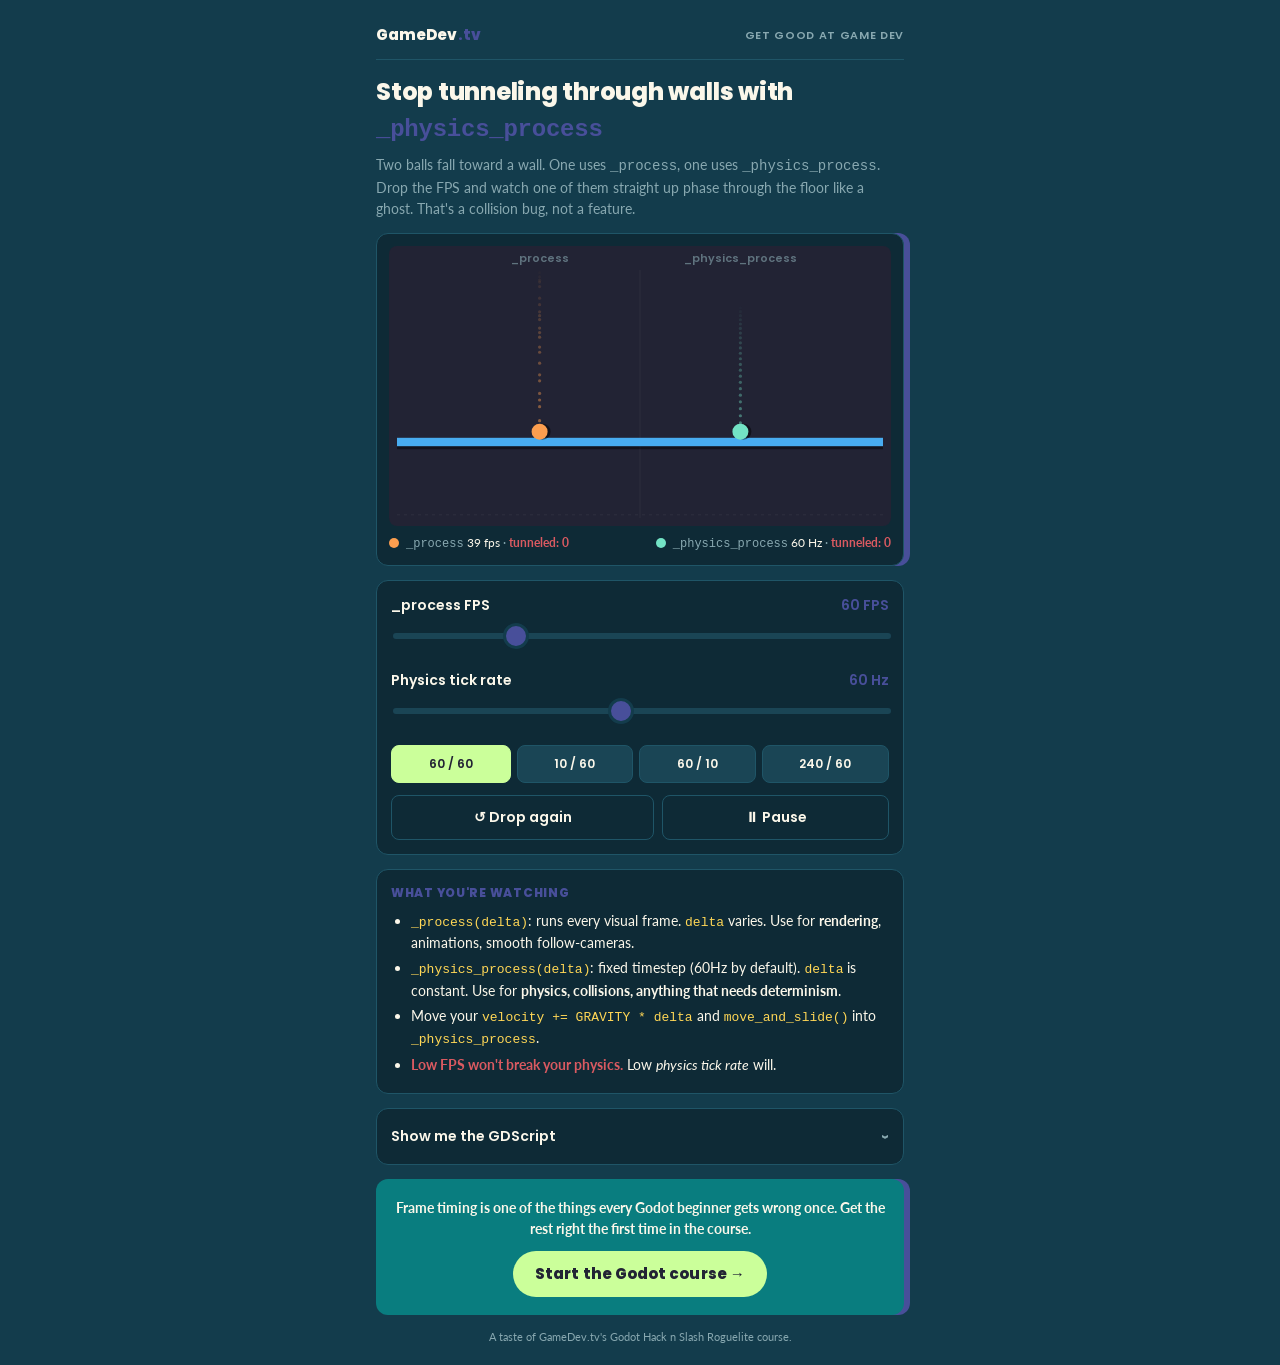
<file: godot-process-demo.html>
<!doctype html>
<html lang="en">
<head>
<meta charset="utf-8" />
<meta name="viewport" content="width=device-width, initial-scale=1, viewport-fit=cover" />
<title>_process vs _physics_process — a 60-second Godot demo</title>
<meta name="description" content="Drop two balls onto a wall. Watch one tunnel through at low FPS, the other never does." />
<link rel="stylesheet" href="brand.css" />
<style>
  body { --c-engine: var(--c-godot); }
  canvas { height: 280px; }
  .stat { font-variant-numeric: tabular-nums; color: var(--ink); }
  .legend { flex-wrap: wrap; row-gap: 6px; }
  .legend .col { flex: 1 1 45%; min-width: 130px; }
  .legend .dot.proc { background: var(--sandy); }
  .legend .dot.phys { background: var(--turquoise); }
  .legend .tunnels { color: var(--c-unreal); font-weight: 700; }
  .takeaway code { color: var(--mustard); }
  .takeaway .em { color: var(--c-unreal); font-weight: 700; }
  .preset-row .btn { min-width: 64px; font-size: 12px; padding: 9px 6px; }
  .bad-line { background: rgba(218,90,97,0.12); border-left: 2px solid var(--c-unreal); padding-left: 8px; margin-left: -10px; }
  .good-line { background: rgba(203,255,154,0.12); border-left: 2px solid var(--lime); padding-left: 8px; margin-left: -10px; }
</style>
</head>
<body>

<header class="brand-bar">
  <a class="brand-mark" href="https://www.gamedev.tv">GameDev<span class="dot">.tv</span></a>
  <span class="brand-tag">Get Good at Game Dev</span>
</header>

<h1>Stop tunneling through walls with <code style="color:var(--c-engine)">_physics_process</code></h1>
<p class="sub">Two balls fall toward a wall. One uses <code>_process</code>, one uses <code>_physics_process</code>. Drop the FPS and watch one of them straight up phase through the floor like a ghost. That's a collision bug, not a feature.</p>

<div class="stage">
  <canvas id="cv" width="800" height="560"></canvas>
  <div class="legend">
    <div class="col"><span class="dot proc"></span> <code>_process</code> <span class="stat" id="procFps">— fps</span> · <span class="tunnels" id="procTunnels">tunneled: 0</span></div>
    <div class="col" style="text-align:right"><span class="dot phys"></span> <code>_physics_process</code> <span class="stat" id="physFps">— Hz</span> · <span class="tunnels" id="physTunnels">tunneled: 0</span></div>
  </div>
</div>

<div class="controls">
  <div class="slider-block">
    <div class="label-row">
      <strong>_process FPS</strong>
      <span class="val" id="procLabel">60 FPS</span>
    </div>
    <input id="procFpsSlider" type="range" min="5" max="240" value="60" step="1" />
  </div>
  <div class="slider-block">
    <div class="label-row">
      <strong>Physics tick rate</strong>
      <span class="val" id="physLabel">60 Hz</span>
    </div>
    <input id="physHzSlider" type="range" min="10" max="120" value="60" step="1" />
  </div>
  <div class="preset-row">
    <button class="btn primary" data-preset="60-60">60 / 60</button>
    <button class="btn" data-preset="10-60">10 / 60</button>
    <button class="btn" data-preset="60-10">60 / 10</button>
    <button class="btn" data-preset="240-60">240 / 60</button>
  </div>
  <div class="action-row">
    <button class="btn ghost" id="reset">↺ Drop again</button>
    <button class="btn ghost" id="pause">⏸ Pause</button>
  </div>
</div>

<div class="takeaway">
  <h3>What you're watching</h3>
  <ul>
    <li><code>_process(delta)</code>: runs every visual frame. <code>delta</code> varies. Use for <strong>rendering</strong>, animations, smooth follow-cameras.</li>
    <li><code>_physics_process(delta)</code>: fixed timestep (60Hz by default). <code>delta</code> is constant. Use for <strong>physics, collisions, anything that needs determinism</strong>.</li>
    <li>Move your <code>velocity += GRAVITY * delta</code> and <code>move_and_slide()</code> into <code>_physics_process</code>.</li>
    <li><span class="em">Low FPS won't break your physics.</span> Low <em>physics tick rate</em> will.</li>
  </ul>
</div>

<details class="code">
  <summary><span>Show me the GDScript</span></summary>
<pre><span class="k">extends</span> CharacterBody2D

<span class="k">const</span> GRAVITY := <span class="s">980.0</span>

<span class="c"># WRONG: runs every render frame, delta varies wildly</span>
<span class="k">func</span> _process(delta: <span class="k">float</span>) -> <span class="k">void</span>:
<span class="bad-line">    velocity.y += GRAVITY * delta
    move_and_slide()  <span class="c"># can miss collisions at low FPS</span></span>

<span class="c"># RIGHT: runs at fixed timestep, delta is constant</span>
<span class="k">func</span> _physics_process(delta: <span class="k">float</span>) -> <span class="k">void</span>:
<span class="good-line">    velocity.y += GRAVITY * delta
    move_and_slide()</span></pre>
</details>

<div class="cta">
  <p>Frame timing is one of the things every Godot beginner gets wrong once. Get the rest right the first time in the course.</p>
  <a href="#" id="ctaLink">Start the Godot course →</a>
</div>

<p class="footer-note">A taste of GameDev.tv's Godot Hack n Slash Roguelite course.</p>

<script>
(() => {
  const cv = document.getElementById('cv');
  const ctx = cv.getContext('2d');
  const procSlider = document.getElementById('procFpsSlider');
  const physSlider = document.getElementById('physHzSlider');
  const procLabel = document.getElementById('procLabel');
  const physLabel = document.getElementById('physLabel');
  const procFpsEl = document.getElementById('procFps');
  const physFpsEl = document.getElementById('physFps');
  const procTunnelsEl = document.getElementById('procTunnels');
  const physTunnelsEl = document.getElementById('physTunnels');
  const resetBtn = document.getElementById('reset');
  const pauseBtn = document.getElementById('pause');
  const presets = document.querySelectorAll('.preset-row .btn');

  function fitCanvas() {
    const dpr = Math.max(1, Math.min(3, window.devicePixelRatio || 1));
    const cssW = cv.clientWidth;
    const cssH = cv.clientHeight;
    cv.width = Math.round(cssW * dpr);
    cv.height = Math.round(cssH * dpr);
    ctx.setTransform(dpr, 0, 0, dpr, 0, 0);
  }
  fitCanvas();
  window.addEventListener('resize', fitCanvas);

  // World units: vertical play area is 100 tall.
  const WORLD_H = 100;
  const GRAVITY = 220; // units / s^2
  const WALL_Y = 70;   // wall band center
  const WALL_THICK = 3;
  const BALL_R = 2.2;
  const FLOOR_Y = 96;

  let procTargetFPS = 60;
  let physTargetHz  = 60;
  let paused = false;

  function makeBall() {
    return {
      y: 8,
      vy: 0,
      stopped: false,
      tunnels: 0,
      trail: [],
      flash: 0,
    };
  }

  const state = {
    proc: makeBall(),
    phys: makeBall(),
    procLastStep: performance.now(),
    physLastStep: performance.now(),
    procSamples: [],
    physSamples: [],
    procActual: 0,
    physActual: 0,
  };

  function reset() {
    state.proc = makeBall();
    state.phys = makeBall();
    state.procLastStep = performance.now();
    state.physLastStep = performance.now();
    state.procSamples = [];
    state.physSamples = [];
  }

  // Step a ball by dt seconds, with substep collision check against the wall.
  // The integration is the same; the only difference between proc and phys
  // is how often it's called.
  function stepBall(b, dt) {
    if (b.stopped) return;
    const prevY = b.y;
    b.vy += GRAVITY * dt;
    b.y += b.vy * dt;

    // Trail sample (push current position; cap length).
    b.trail.push(b.y);
    if (b.trail.length > 24) b.trail.shift();

    // Wall is at WALL_Y, thickness WALL_THICK.
    // If the ball crossed the wall band in this single step without us
    // catching it inside the band, that's a tunnel.
    const wallTop = WALL_Y - WALL_THICK / 2;
    const wallBot = WALL_Y + WALL_THICK / 2;

    const wasAbove = prevY + BALL_R <= wallTop + 0.001;
    const nowBelow = b.y - BALL_R >= wallBot - 0.001;

    if (wasAbove && nowBelow) {
      // Skipped right through. Tunneling event.
      b.tunnels++;
      b.flash = 1.0;
      // Let it keep falling to the floor (so the bug is visible).
    } else if (wasAbove && b.y + BALL_R >= wallTop) {
      // Caught the wall this step. Land on top.
      b.y = wallTop - BALL_R;
      b.vy = 0;
      b.stopped = true;
    }

    if (b.y > FLOOR_Y - BALL_R) {
      b.y = FLOOR_Y - BALL_R;
      b.vy = 0;
      b.stopped = true;
    }

    if (b.flash > 0) b.flash = Math.max(0, b.flash - dt * 1.5);
  }

  // Drawing
  const PROC_COLOR = '#FC9E4F';      // sandy
  const PHYS_COLOR = '#73E3C5';      // turquoise
  const WALL_COLOR = '#48ACF0';      // cool sky
  const FLOOR_COLOR = 'rgba(255,255,255,0.06)';
  const FLASH_COLOR = '#DA5A61';     // cold red
  const INK_DIM = 'rgba(136,168,176,0.6)';

  function drawBall(cx, cy, r, color, flash) {
    // Hard offset shadow (no blur).
    ctx.fillStyle = 'rgba(0,0,0,0.45)';
    ctx.beginPath();
    ctx.arc(cx + 3, cy, r, 0, Math.PI * 2);
    ctx.fill();
    // Flash ring on tunnel.
    if (flash > 0) {
      ctx.strokeStyle = FLASH_COLOR;
      ctx.lineWidth = 3;
      ctx.globalAlpha = flash;
      ctx.beginPath();
      ctx.arc(cx, cy, r + 4, 0, Math.PI * 2);
      ctx.stroke();
      ctx.globalAlpha = 1;
    }
    ctx.fillStyle = color;
    ctx.beginPath();
    ctx.arc(cx, cy, r, 0, Math.PI * 2);
    ctx.fill();
  }

  function drawTrail(trail, laneX, color, yScale) {
    for (let i = 0; i < trail.length; i++) {
      const alpha = (i + 1) / trail.length * 0.5;
      ctx.fillStyle = color;
      ctx.globalAlpha = alpha;
      const py = trail[i] * yScale;
      ctx.beginPath();
      ctx.arc(laneX, py, 1.6, 0, Math.PI * 2);
      ctx.fill();
    }
    ctx.globalAlpha = 1;
  }

  function draw() {
    const w = cv.clientWidth;
    const h = cv.clientHeight;
    ctx.clearRect(0, 0, w, h);

    const yScale = h / WORLD_H;
    const procX = w * 0.30;
    const physX = w * 0.70;

    // Column labels.
    ctx.fillStyle = INK_DIM;
    ctx.font = '600 11px Poppins, system-ui, sans-serif';
    ctx.textAlign = 'center';
    ctx.fillText('_process', procX, 16);
    ctx.fillText('_physics_process', physX, 16);

    // Divider.
    ctx.strokeStyle = 'rgba(255,255,255,0.05)';
    ctx.lineWidth = 1;
    ctx.beginPath();
    ctx.moveTo(w / 2, 24);
    ctx.lineTo(w / 2, h - 8);
    ctx.stroke();

    // Wall.
    const wallY = WALL_Y * yScale;
    const wallThickPx = WALL_THICK * yScale;
    // Hard offset shadow under wall.
    ctx.fillStyle = 'rgba(0,0,0,0.45)';
    ctx.fillRect(8, wallY - wallThickPx / 2 + 3, w - 16, wallThickPx);
    ctx.fillStyle = WALL_COLOR;
    ctx.fillRect(8, wallY - wallThickPx / 2, w - 16, wallThickPx);

    // Floor line.
    const floorY = FLOOR_Y * yScale;
    ctx.strokeStyle = FLOOR_COLOR;
    ctx.lineWidth = 1;
    ctx.setLineDash([3, 4]);
    ctx.beginPath();
    ctx.moveTo(8, floorY);
    ctx.lineTo(w - 8, floorY);
    ctx.stroke();
    ctx.setLineDash([]);

    // Trails.
    drawTrail(state.proc.trail, procX, PROC_COLOR, yScale);
    drawTrail(state.phys.trail, physX, PHYS_COLOR, yScale);

    // Balls.
    const ballPx = Math.max(8, BALL_R * yScale);
    drawBall(procX, state.proc.y * yScale, ballPx, PROC_COLOR, state.proc.flash);
    drawBall(physX, state.phys.y * yScale, ballPx, PHYS_COLOR, state.phys.flash);

    // "Tunneled!" tag if a ball is currently flashing.
    ctx.font = '700 11px Poppins, system-ui, sans-serif';
    ctx.fillStyle = FLASH_COLOR;
    if (state.proc.flash > 0.2) {
      ctx.globalAlpha = state.proc.flash;
      ctx.fillText('TUNNELED!', procX, state.proc.y * yScale + ballPx + 14);
      ctx.globalAlpha = 1;
    }
    if (state.phys.flash > 0.2) {
      ctx.globalAlpha = state.phys.flash;
      ctx.fillText('TUNNELED!', physX, state.phys.y * yScale + ballPx + 14);
      ctx.globalAlpha = 1;
    }
  }

  function updateStatsUI() {
    procFpsEl.textContent  = `${state.procActual} fps`;
    physFpsEl.textContent  = `${state.physActual} Hz`;
    procTunnelsEl.textContent = `tunneled: ${state.proc.tunnels}`;
    physTunnelsEl.textContent = `tunneled: ${state.phys.tunnels}`;
  }

  function loop(now) {
    if (!paused) {
      const procInterval = 1000 / procTargetFPS;
      const physInterval = 1000 / physTargetHz;

      // _process tick: rAF-gated, dt is whatever elapsed.
      if (now - state.procLastStep >= procInterval) {
        const dt = (now - state.procLastStep) / 1000;
        stepBall(state.proc, dt);
        state.procSamples.push(now);
        state.procLastStep = now;
      }

      // _physics_process tick: fixed-rate, dt is constant 1/Hz.
      // Catch up if we fell behind so the rate is honest.
      let safety = 8;
      while (now - state.physLastStep >= physInterval && safety-- > 0) {
        const dt = physInterval / 1000;
        stepBall(state.phys, dt);
        state.physSamples.push(now);
        state.physLastStep += physInterval;
      }
      // If we burned the safety budget, snap forward.
      if (safety < 0) state.physLastStep = now;

      // FPS rollup over the last second.
      const cutoff = now - 1000;
      while (state.procSamples.length && state.procSamples[0] < cutoff) state.procSamples.shift();
      while (state.physSamples.length && state.physSamples[0] < cutoff) state.physSamples.shift();
      state.procActual = state.procSamples.length;
      state.physActual = state.physSamples.length;

      updateStatsUI();
    }
    draw();
    requestAnimationFrame(loop);
  }
  requestAnimationFrame((t) => {
    state.procLastStep = t;
    state.physLastStep = t;
    loop(t);
  });

  function setProcFPS(v) {
    procTargetFPS = Math.max(5, Math.min(240, v|0));
    procSlider.value = procTargetFPS;
    procLabel.textContent = `${procTargetFPS} FPS`;
    syncPresetHighlight();
  }
  function setPhysHz(v) {
    physTargetHz = Math.max(10, Math.min(120, v|0));
    physSlider.value = physTargetHz;
    physLabel.textContent = `${physTargetHz} Hz`;
    syncPresetHighlight();
  }
  function syncPresetHighlight() {
    presets.forEach(b => {
      const [p, h] = b.dataset.preset.split('-').map(Number);
      b.classList.toggle('primary', p === procTargetFPS && h === physTargetHz);
    });
  }

  procSlider.addEventListener('input', e => setProcFPS(+e.target.value));
  physSlider.addEventListener('input', e => setPhysHz(+e.target.value));
  presets.forEach(b => b.addEventListener('click', () => {
    const [p, h] = b.dataset.preset.split('-').map(Number);
    setProcFPS(p);
    setPhysHz(h);
    reset();
  }));

  resetBtn.addEventListener('click', reset);
  pauseBtn.addEventListener('click', () => {
    paused = !paused;
    pauseBtn.textContent = paused ? '▶ Play' : '⏸ Pause';
    if (!paused) {
      state.procLastStep = performance.now();
      state.physLastStep = performance.now();
    }
  });

  setProcFPS(60);
  setPhysHz(60);
})();
</script>
</body>
</html>
</file>
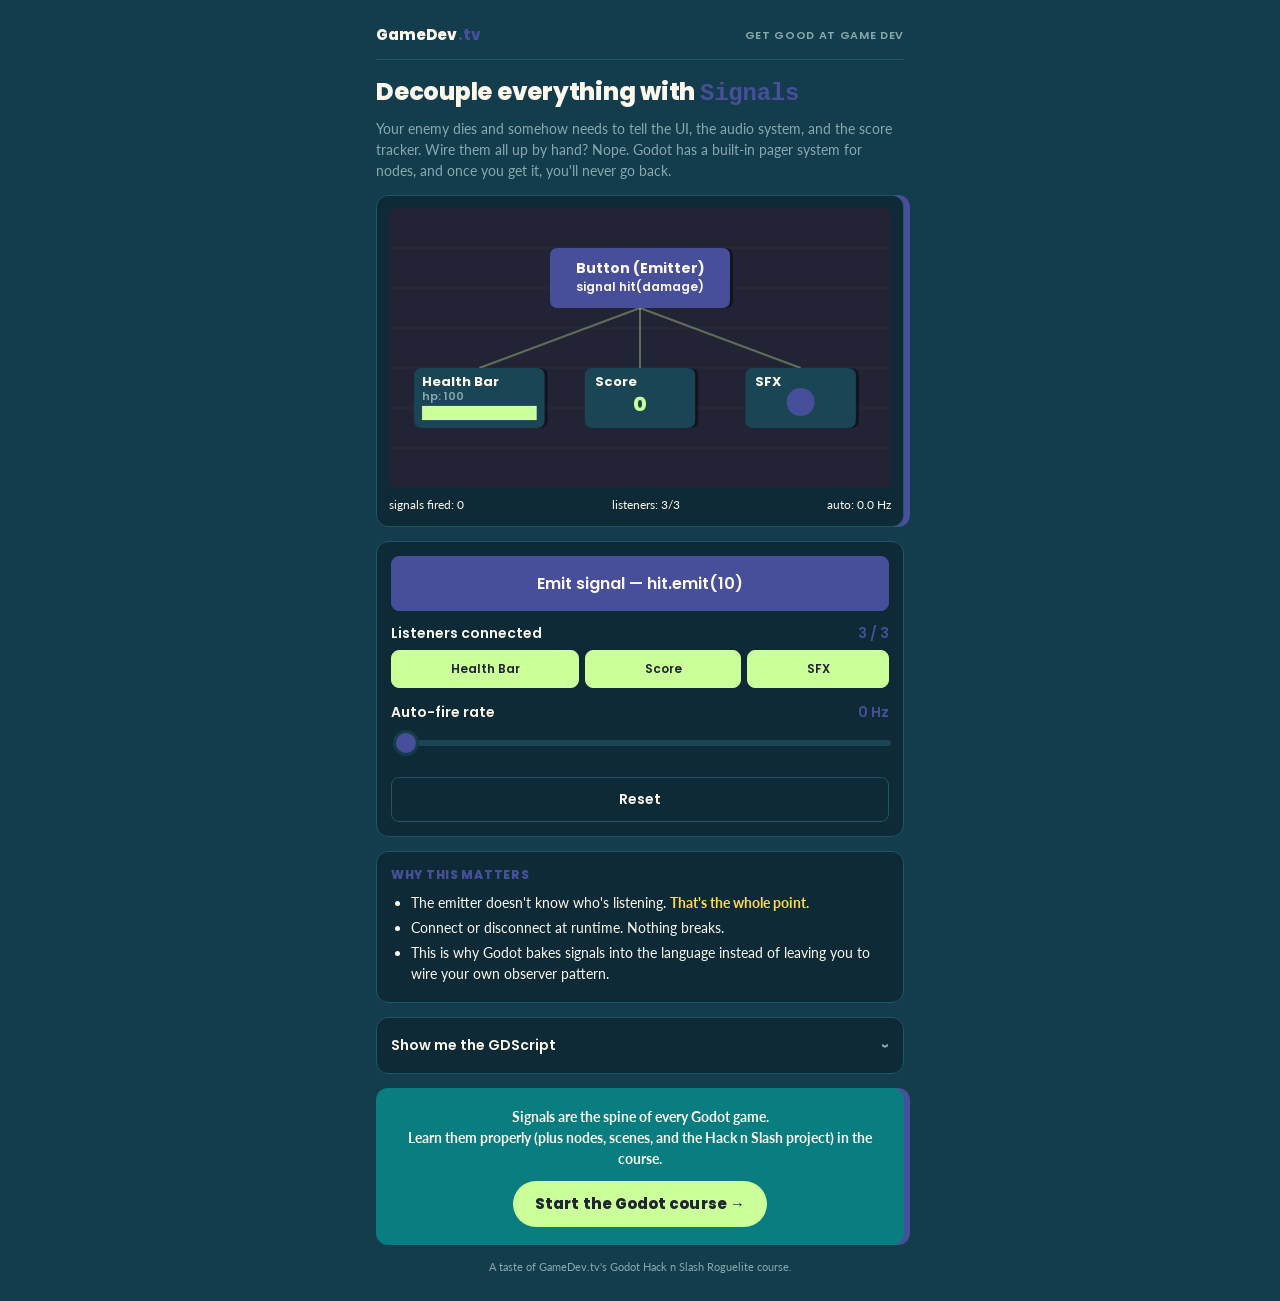
<file: godot-signals-demo.html>
<!doctype html>
<html lang="en">
<head>
<meta charset="utf-8" />
<meta name="viewport" content="width=device-width, initial-scale=1, viewport-fit=cover" />
<title>Godot Signals — a 60-second demo</title>
<meta name="description" content="Fire a signal, watch the listeners react. Connect and disconnect them on the fly." />
<link rel="stylesheet" href="brand.css" />
<style>
  body { --c-engine: var(--c-godot); }
  canvas { height: 280px; }
  .stat { font-variant-numeric: tabular-nums; color: var(--ink); }
  .legend .dot.on { background: var(--lime); }
  .legend .dot.off { background: var(--ink-dim); }
  .listener-row { display: flex; gap: 6px; margin-top: 6px; }
  .listener-row .btn { font-size: 12px; padding: 9px 6px; }
  .emit-row { margin-bottom: 12px; }
  .emit-row .btn { width: 100%; padding: 14px; font-size: 16px; }
  .takeaway .em { color: var(--mustard); font-weight: 700; }
</style>
</head>
<body>

<header class="brand-bar">
  <a class="brand-mark" href="https://www.gamedev.tv">GameDev<span class="dot">.tv</span></a>
  <span class="brand-tag">Get Good at Game Dev</span>
</header>

<h1>Decouple everything with <code style="color:var(--c-engine)">Signals</code></h1>
<p class="sub">Your enemy dies and somehow needs to tell the UI, the audio system, and the score tracker. Wire them all up by hand? Nope. Godot has a built-in pager system for nodes, and once you get it, you'll never go back.</p>

<div class="stage">
  <canvas id="cv" width="800" height="560"></canvas>
  <div class="legend">
    <div><span class="stat" id="firedStat">signals fired: 0</span></div>
    <div><span class="stat" id="connStat">listeners: 3/3</span></div>
    <div><span class="stat" id="rateStat">auto: 0 Hz</span></div>
  </div>
</div>

<div class="controls">
  <div class="emit-row">
    <button class="btn engine" id="emitBtn">Emit signal — hit.emit(10)</button>
  </div>

  <div class="slider-block">
    <div class="label-row">
      <strong>Listeners connected</strong>
      <span class="val" id="connLabel">3 / 3</span>
    </div>
    <div class="listener-row">
      <button class="btn primary" data-listener="health">Health Bar</button>
      <button class="btn primary" data-listener="score">Score</button>
      <button class="btn primary" data-listener="sfx">SFX</button>
    </div>
  </div>

  <div class="slider-block">
    <div class="label-row">
      <strong>Auto-fire rate</strong>
      <span class="val" id="rateLabel">0 Hz</span>
    </div>
    <input id="rate" type="range" min="0" max="2" value="0" step="0.1" />
  </div>

  <div class="action-row">
    <button class="btn ghost" id="reset">Reset</button>
  </div>
</div>

<div class="takeaway">
  <h3>Why this matters</h3>
  <ul>
    <li>The emitter doesn't know who's listening. <span class="em">That's the whole point.</span></li>
    <li>Connect or disconnect at runtime. Nothing breaks.</li>
    <li>This is why Godot bakes signals into the language instead of leaving you to wire your own observer pattern.</li>
  </ul>
</div>

<details class="code">
  <summary><span>Show me the GDScript</span></summary>
<pre><span class="c"># Define a signal on the emitter</span>
<span class="k">signal</span> hit(damage: <span class="k">int</span>)

<span class="c"># Fire it</span>
hit.emit(<span class="s">10</span>)

<span class="c"># Connect a listener (Godot 4 syntax)</span>
$Button.pressed.connect(_on_pressed)
hit.connect(_on_hit)

<span class="k">func</span> _on_hit(damage: <span class="k">int</span>) -> <span class="k">void</span>:
    health -= damage</pre>
</details>

<div class="cta">
  <p>Signals are the spine of every Godot game.<br/>Learn them properly (plus nodes, scenes, and the Hack n Slash project) in the course.</p>
  <a href="#" id="ctaLink">Start the Godot course →</a>
</div>

<p class="footer-note">A taste of GameDev.tv's Godot Hack n Slash Roguelite course.</p>

<script>
(() => {
  const cv = document.getElementById('cv');
  const ctx = cv.getContext('2d');
  const emitBtn = document.getElementById('emitBtn');
  const rateSlider = document.getElementById('rate');
  const rateLabel = document.getElementById('rateLabel');
  const resetBtn = document.getElementById('reset');
  const firedStat = document.getElementById('firedStat');
  const connStat = document.getElementById('connStat');
  const rateStat = document.getElementById('rateStat');
  const connLabel = document.getElementById('connLabel');
  const listenerBtns = document.querySelectorAll('[data-listener]');

  function fitCanvas() {
    const dpr = Math.max(1, Math.min(3, window.devicePixelRatio || 1));
    const cssW = cv.clientWidth;
    const cssH = cv.clientHeight;
    cv.width = Math.round(cssW * dpr);
    cv.height = Math.round(cssH * dpr);
    ctx.setTransform(dpr, 0, 0, dpr, 0, 0);
  }
  fitCanvas();
  window.addEventListener('resize', fitCanvas);

  // Brand colors
  const GODOT = '#484F9A';
  const GODOT_DARK = '#2d3266';
  const INK = '#FBF7EA';
  const DIM = '#88a8b0';
  const LIME = '#CBFF9A';
  const MUSTARD = '#FFD756';
  const RED = '#DA5A61';
  const PANEL = '#1a4555';

  const listeners = {
    health: { connected: true, hp: 100, flashUntil: 0 },
    score:  { connected: true, score: 0, flashUntil: 0 },
    sfx:    { connected: true, flashUntil: 0 },
  };

  let signalsFired = 0;
  let autoRate = 0; // Hz
  let lastAutoFire = 0;
  const pulses = []; // { listener, t0, duration }
  const emitterFlash = { until: 0 };

  function connectedCount() {
    return Object.values(listeners).filter(l => l.connected).length;
  }

  function updateLegend() {
    firedStat.textContent = `signals fired: ${signalsFired}`;
    const c = connectedCount();
    connStat.textContent = `listeners: ${c}/3`;
    connLabel.textContent = `${c} / 3`;
    rateStat.textContent = `auto: ${autoRate.toFixed(1)} Hz`;
  }

  function emitSignal() {
    signalsFired++;
    emitterFlash.until = performance.now() + 220;
    const now = performance.now();
    for (const key of Object.keys(listeners)) {
      if (listeners[key].connected) {
        pulses.push({ listener: key, t0: now, duration: 600 });
      }
    }
    updateLegend();
  }

  function applyHit(key) {
    const L = listeners[key];
    L.flashUntil = performance.now() + 280;
    if (key === 'health') L.hp = Math.max(0, L.hp - 10);
    if (key === 'score') L.score += 100;
  }

  function toggleListener(key) {
    listeners[key].connected = !listeners[key].connected;
    const btn = document.querySelector(`[data-listener="${key}"]`);
    btn.classList.toggle('primary', listeners[key].connected);
    btn.classList.toggle('ghost', !listeners[key].connected);
    updateLegend();
  }

  function reset() {
    listeners.health.connected = true; listeners.health.hp = 100; listeners.health.flashUntil = 0;
    listeners.score.connected  = true; listeners.score.score = 0; listeners.score.flashUntil = 0;
    listeners.sfx.connected    = true; listeners.sfx.flashUntil = 0;
    signalsFired = 0;
    autoRate = 0;
    rateSlider.value = 0;
    rateLabel.textContent = '0 Hz';
    pulses.length = 0;
    listenerBtns.forEach(b => { b.classList.add('primary'); b.classList.remove('ghost'); });
    updateLegend();
  }

  // Geometry — node positions in CSS pixels
  function layout() {
    const w = cv.clientWidth;
    const h = cv.clientHeight;
    return {
      w, h,
      emitter: { x: w / 2, y: 70, w: 180, h: 60 },
      listeners: {
        health: { x: w * 0.18, y: h - 90, w: w * 0.26, h: 60 },
        score:  { x: w * 0.5,  y: h - 90, w: w * 0.22, h: 60 },
        sfx:    { x: w * 0.82, y: h - 90, w: w * 0.22, h: 60 },
      }
    };
  }

  function drawNode(x, y, nw, nh, fill, label, sublabel, faded) {
    const x0 = x - nw / 2;
    const y0 = y - nh / 2;
    const r = 8;
    function rrect(ox, oy, color) {
      ctx.fillStyle = color;
      ctx.beginPath();
      ctx.moveTo(x0 + r + ox, y0 + oy);
      ctx.lineTo(x0 + nw - r + ox, y0 + oy);
      ctx.quadraticCurveTo(x0 + nw + ox, y0 + oy, x0 + nw + ox, y0 + r + oy);
      ctx.lineTo(x0 + nw + ox, y0 + nh - r + oy);
      ctx.quadraticCurveTo(x0 + nw + ox, y0 + nh + oy, x0 + nw - r + ox, y0 + nh + oy);
      ctx.lineTo(x0 + r + ox, y0 + nh + oy);
      ctx.quadraticCurveTo(x0 + ox, y0 + nh + oy, x0 + ox, y0 + nh - r + oy);
      ctx.lineTo(x0 + ox, y0 + r + oy);
      ctx.quadraticCurveTo(x0 + ox, y0 + oy, x0 + r + ox, y0 + oy);
      ctx.fill();
    }
    // hard-offset shadow (no blur per brand)
    rrect(3, 0, 'rgba(0,0,0,0.45)');
    ctx.globalAlpha = faded ? 0.35 : 1;
    rrect(0, 0, fill);
    ctx.globalAlpha = 1;

    ctx.fillStyle = INK;
    ctx.globalAlpha = faded ? 0.5 : 1;
    ctx.font = '700 14px Poppins, system-ui, sans-serif';
    ctx.textAlign = 'center';
    ctx.textBaseline = 'middle';
    ctx.fillText(label, x, sublabel ? y - 9 : y);
    if (sublabel) {
      ctx.font = '600 12px Poppins, system-ui, sans-serif';
      ctx.fillStyle = INK;
      ctx.fillText(sublabel, x, y + 10);
    }
    ctx.globalAlpha = 1;
  }

  function drawHealthBar(x, y, nw, nh, hp, faded, flashing) {
    const x0 = x - nw / 2;
    const y0 = y - nh / 2;
    const r = 8;
    function rrect(ox, oy, color) {
      ctx.fillStyle = color;
      ctx.beginPath();
      ctx.moveTo(x0 + r + ox, y0 + oy);
      ctx.lineTo(x0 + nw - r + ox, y0 + oy);
      ctx.quadraticCurveTo(x0 + nw + ox, y0 + oy, x0 + nw + ox, y0 + r + oy);
      ctx.lineTo(x0 + nw + ox, y0 + nh - r + oy);
      ctx.quadraticCurveTo(x0 + nw + ox, y0 + nh + oy, x0 + nw - r + ox, y0 + nh + oy);
      ctx.lineTo(x0 + r + ox, y0 + nh + oy);
      ctx.quadraticCurveTo(x0 + ox, y0 + nh + oy, x0 + ox, y0 + nh - r + oy);
      ctx.lineTo(x0 + ox, y0 + r + oy);
      ctx.quadraticCurveTo(x0 + ox, y0 + oy, x0 + r + ox, y0 + oy);
      ctx.fill();
    }
    rrect(3, 0, 'rgba(0,0,0,0.45)');
    ctx.globalAlpha = faded ? 0.35 : 1;
    rrect(0, 0, PANEL);

    // health fill
    const pad = 8;
    const barW = (nw - pad * 2) * (hp / 100);
    const barH = 14;
    const bx = x0 + pad;
    const by = y0 + nh - pad - barH;
    ctx.fillStyle = flashing ? MUSTARD : (hp > 30 ? LIME : RED);
    ctx.fillRect(bx, by, Math.max(0, barW), barH);
    // bar outline
    ctx.strokeStyle = 'rgba(255,255,255,0.15)';
    ctx.lineWidth = 1;
    ctx.strokeRect(bx, by, nw - pad * 2, barH);

    ctx.fillStyle = INK;
    ctx.font = '700 13px Poppins, system-ui, sans-serif';
    ctx.textAlign = 'left';
    ctx.textBaseline = 'top';
    ctx.fillText('Health Bar', x0 + pad, y0 + pad);
    ctx.font = '600 11px Poppins, system-ui, sans-serif';
    ctx.fillStyle = DIM;
    ctx.fillText(`hp: ${hp}`, x0 + pad, y0 + pad + 16);
    ctx.globalAlpha = 1;
  }

  function drawSFX(x, y, nw, nh, faded, flashing) {
    const x0 = x - nw / 2;
    const y0 = y - nh / 2;
    const r = 8;
    function rrect(ox, oy, color) {
      ctx.fillStyle = color;
      ctx.beginPath();
      ctx.moveTo(x0 + r + ox, y0 + oy);
      ctx.lineTo(x0 + nw - r + ox, y0 + oy);
      ctx.quadraticCurveTo(x0 + nw + ox, y0 + oy, x0 + nw + ox, y0 + r + oy);
      ctx.lineTo(x0 + nw + ox, y0 + nh - r + oy);
      ctx.quadraticCurveTo(x0 + nw + ox, y0 + nh + oy, x0 + nw - r + ox, y0 + nh + oy);
      ctx.lineTo(x0 + r + ox, y0 + nh + oy);
      ctx.quadraticCurveTo(x0 + ox, y0 + nh + oy, x0 + ox, y0 + nh - r + oy);
      ctx.lineTo(x0 + ox, y0 + r + oy);
      ctx.quadraticCurveTo(x0 + ox, y0 + oy, x0 + r + ox, y0 + oy);
      ctx.fill();
    }
    rrect(3, 0, 'rgba(0,0,0,0.45)');
    ctx.globalAlpha = faded ? 0.35 : 1;
    rrect(0, 0, PANEL);

    // speaker circle
    const cx = x;
    const cy = y + 4;
    const rad = 14;
    ctx.fillStyle = flashing ? MUSTARD : GODOT;
    ctx.beginPath();
    ctx.arc(cx, cy, rad, 0, Math.PI * 2);
    ctx.fill();
    // sound waves when flashing
    if (flashing) {
      ctx.strokeStyle = MUSTARD;
      ctx.lineWidth = 2;
      for (let i = 1; i <= 2; i++) {
        ctx.beginPath();
        ctx.arc(cx, cy, rad + i * 6, -0.6, 0.6);
        ctx.stroke();
      }
    }

    ctx.fillStyle = INK;
    ctx.font = '700 13px Poppins, system-ui, sans-serif';
    ctx.textAlign = 'left';
    ctx.textBaseline = 'top';
    ctx.fillText('SFX', x0 + 10, y0 + 8);
    ctx.globalAlpha = 1;
  }

  function drawScore(x, y, nw, nh, score, faded, flashing) {
    const x0 = x - nw / 2;
    const y0 = y - nh / 2;
    const r = 8;
    function rrect(ox, oy, color) {
      ctx.fillStyle = color;
      ctx.beginPath();
      ctx.moveTo(x0 + r + ox, y0 + oy);
      ctx.lineTo(x0 + nw - r + ox, y0 + oy);
      ctx.quadraticCurveTo(x0 + nw + ox, y0 + oy, x0 + nw + ox, y0 + r + oy);
      ctx.lineTo(x0 + nw + ox, y0 + nh - r + oy);
      ctx.quadraticCurveTo(x0 + nw + ox, y0 + nh + oy, x0 + nw - r + ox, y0 + nh + oy);
      ctx.lineTo(x0 + r + ox, y0 + nh + oy);
      ctx.quadraticCurveTo(x0 + ox, y0 + nh + oy, x0 + ox, y0 + nh - r + oy);
      ctx.lineTo(x0 + ox, y0 + r + oy);
      ctx.quadraticCurveTo(x0 + ox, y0 + oy, x0 + r + ox, y0 + oy);
      ctx.fill();
    }
    rrect(3, 0, 'rgba(0,0,0,0.45)');
    ctx.globalAlpha = faded ? 0.35 : 1;
    rrect(0, 0, PANEL);

    ctx.fillStyle = INK;
    ctx.font = '700 13px Poppins, system-ui, sans-serif';
    ctx.textAlign = 'left';
    ctx.textBaseline = 'top';
    ctx.fillText('Score', x0 + 10, y0 + 8);

    ctx.fillStyle = flashing ? MUSTARD : LIME;
    ctx.font = '800 20px Poppins, system-ui, sans-serif';
    ctx.textAlign = 'center';
    ctx.textBaseline = 'middle';
    ctx.fillText(String(score), x, y + 8);
    ctx.globalAlpha = 1;
  }

  function drawConnection(from, to, connected, t) {
    if (!connected) return;
    // dashed/solid line
    ctx.strokeStyle = 'rgba(203,255,154,0.35)';
    ctx.lineWidth = 2;
    ctx.setLineDash([]);
    ctx.beginPath();
    ctx.moveTo(from.x, from.y);
    ctx.lineTo(to.x, to.y);
    ctx.stroke();
  }

  function drawPulse(from, to, progress) {
    const px = from.x + (to.x - from.x) * progress;
    const py = from.y + (to.y - from.y) * progress;
    // hard-offset shadow
    ctx.fillStyle = 'rgba(0,0,0,0.55)';
    ctx.beginPath();
    ctx.arc(px + 3, py, 7, 0, Math.PI * 2);
    ctx.fill();
    ctx.fillStyle = MUSTARD;
    ctx.beginPath();
    ctx.arc(px, py, 7, 0, Math.PI * 2);
    ctx.fill();
  }

  function draw(now) {
    const L = layout();
    ctx.clearRect(0, 0, L.w, L.h);

    // grid / background hint
    ctx.strokeStyle = 'rgba(255,255,255,0.04)';
    ctx.lineWidth = 1;
    for (let gy = 40; gy < L.h; gy += 40) {
      ctx.beginPath();
      ctx.moveTo(0, gy);
      ctx.lineTo(L.w, gy);
      ctx.stroke();
    }

    // connections
    const emitterAnchor = { x: L.emitter.x, y: L.emitter.y + L.emitter.h / 2 };
    for (const key of ['health', 'score', 'sfx']) {
      const ln = L.listeners[key];
      const anchor = { x: ln.x, y: ln.y - ln.h / 2 };
      drawConnection(emitterAnchor, anchor, listeners[key].connected, now);
    }

    // emitter node
    const flashE = now < emitterFlash.until;
    drawNode(
      L.emitter.x, L.emitter.y, L.emitter.w, L.emitter.h,
      flashE ? MUSTARD : GODOT,
      'Button (Emitter)', 'signal hit(damage)',
      false
    );

    // listeners
    {
      const ln = L.listeners.health;
      drawHealthBar(ln.x, ln.y, ln.w, ln.h, listeners.health.hp, !listeners.health.connected, now < listeners.health.flashUntil);
    }
    {
      const ln = L.listeners.score;
      drawScore(ln.x, ln.y, ln.w, ln.h, listeners.score.score, !listeners.score.connected, now < listeners.score.flashUntil);
    }
    {
      const ln = L.listeners.sfx;
      drawSFX(ln.x, ln.y, ln.w, ln.h, !listeners.sfx.connected, now < listeners.sfx.flashUntil);
    }

    // pulses (drawn on top of lines)
    for (let i = pulses.length - 1; i >= 0; i--) {
      const p = pulses[i];
      const progress = (now - p.t0) / p.duration;
      if (progress >= 1) {
        applyHit(p.listener);
        pulses.splice(i, 1);
        continue;
      }
      const ln = L.listeners[p.listener];
      const target = { x: ln.x, y: ln.y - ln.h / 2 };
      drawPulse(emitterAnchor, target, progress);
    }
  }

  function loop(now) {
    // auto-fire
    if (autoRate > 0) {
      const interval = 1000 / autoRate;
      if (now - lastAutoFire >= interval) {
        emitSignal();
        lastAutoFire = now;
      }
    }
    draw(now);
    requestAnimationFrame(loop);
  }
  requestAnimationFrame(loop);

  emitBtn.addEventListener('click', emitSignal);

  rateSlider.addEventListener('input', e => {
    autoRate = +e.target.value;
    rateLabel.textContent = `${autoRate.toFixed(1)} Hz`;
    lastAutoFire = performance.now();
    updateLegend();
  });

  listenerBtns.forEach(b => {
    b.addEventListener('click', () => toggleListener(b.dataset.listener));
  });

  resetBtn.addEventListener('click', reset);

  updateLegend();
})();
</script>
</body>
</html>
</file>
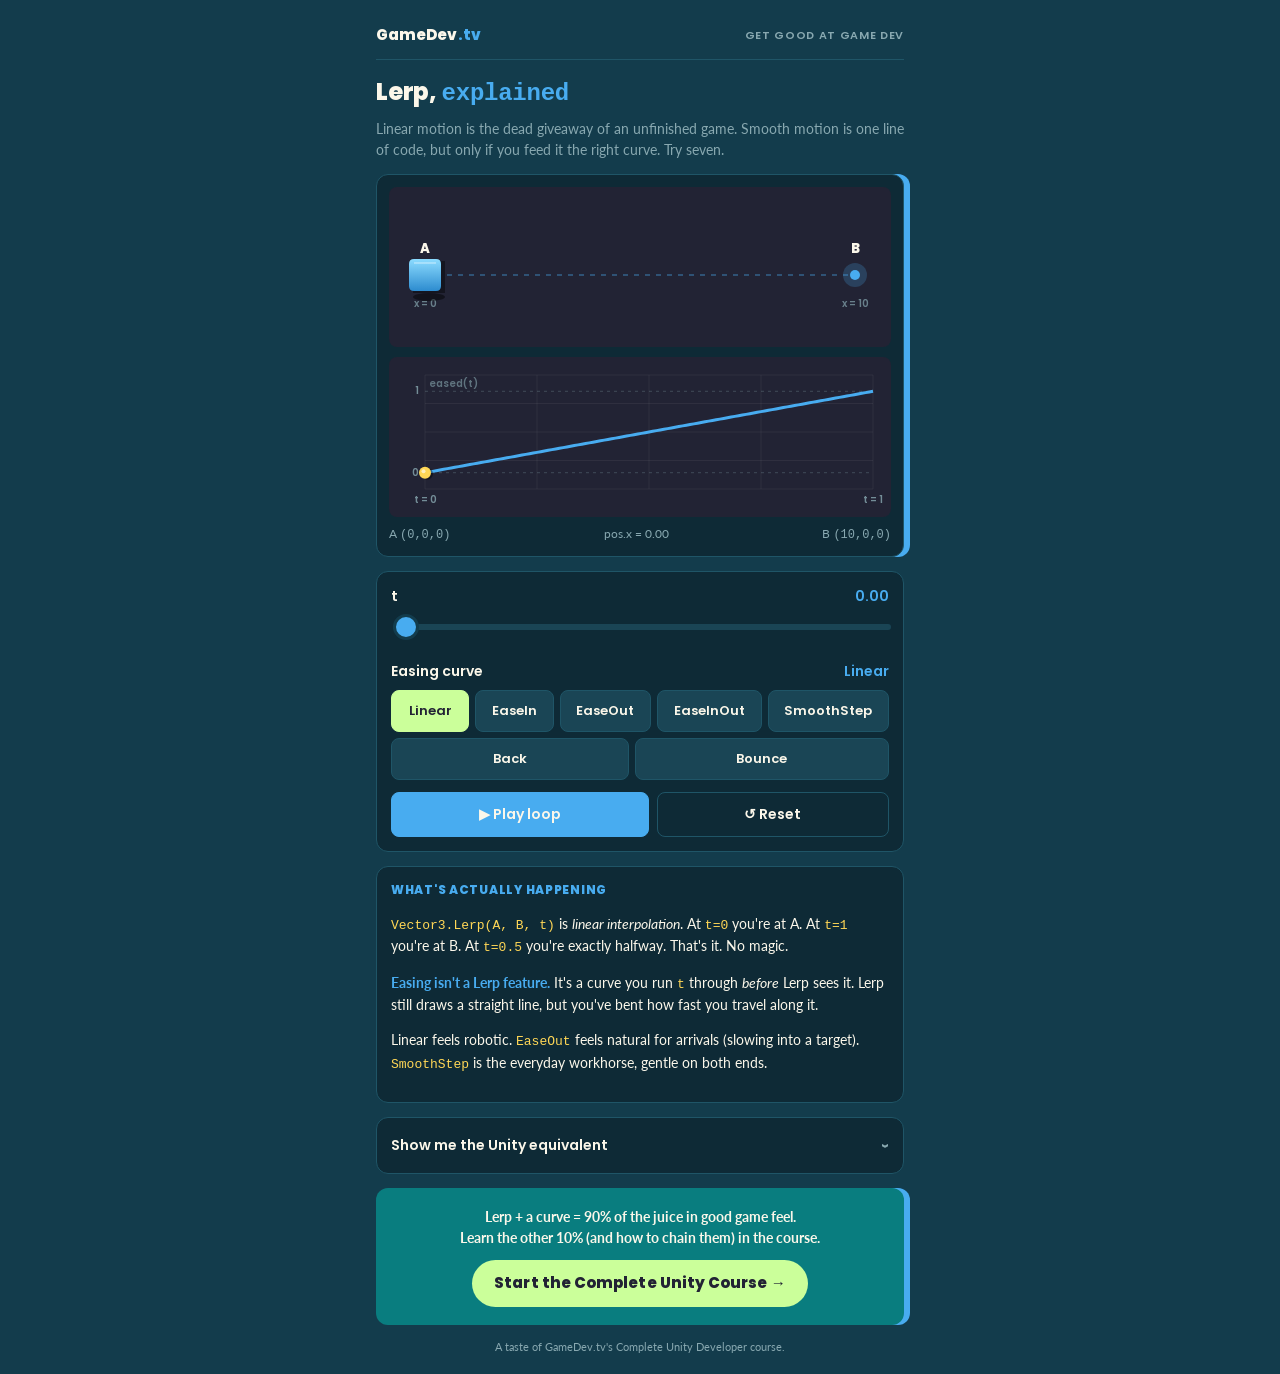
<file: lerp-demo.html>
<!doctype html>
<html lang="en">
<head>
<meta charset="utf-8" />
<meta name="viewport" content="width=device-width, initial-scale=1, viewport-fit=cover" />
<title>Lerp, explained — a Unity easing toy</title>
<meta name="description" content="Drag t from 0 to 1. Swap easing curves. See why linear feels robotic and SmoothStep feels right." />
<link rel="stylesheet" href="brand.css" />
<style>
  body { --c-engine: var(--c-unity); }
  canvas.path { height: 160px; }
  canvas.curve { height: 160px; margin-top: 10px; }
  .chip-row { display: flex; gap: 6px; flex-wrap: wrap; margin-bottom: 12px; }
  .chip-row .btn { min-width: 78px; font-size: 13px; padding: 10px 8px; }
  .takeaway .em { color: var(--c-engine); font-weight: 700; }
  .hl { background: rgba(72,172,240,0.12); border-left: 2px solid var(--c-engine); padding-left: 8px; margin-left: -10px; }
</style>
</head>
<body>

<header class="brand-bar">
  <a class="brand-mark" href="https://www.gamedev.tv">GameDev<span class="dot">.tv</span></a>
  <span class="brand-tag">Get Good at Game Dev</span>
</header>

<h1>Lerp, <code style="color:var(--c-engine)">explained</code></h1>
<p class="sub">Linear motion is the dead giveaway of an unfinished game. Smooth motion is one line of code, but only if you feed it the right curve. Try seven.</p>

<div class="stage">
  <canvas id="path" class="path" width="800" height="320"></canvas>
  <canvas id="curve" class="curve" width="800" height="320"></canvas>
  <div class="legend">
    <span>A <code>(0,0,0)</code></span>
    <span id="posStat">pos.x = 0.00</span>
    <span>B <code>(10,0,0)</code></span>
  </div>
</div>

<div class="controls">
  <div class="slider-block">
    <div class="label-row"><strong>t</strong><span class="val" id="tVal">0.00</span></div>
    <input id="t" type="range" min="0" max="1" step="0.01" value="0" />
  </div>

  <div class="label-row" style="margin-bottom:8px"><strong>Easing curve</strong><span class="val" id="curveVal">Linear</span></div>
  <div class="chip-row" id="chips">
    <button class="btn primary" data-curve="linear">Linear</button>
    <button class="btn" data-curve="easeInQuad">EaseIn</button>
    <button class="btn" data-curve="easeOutQuad">EaseOut</button>
    <button class="btn" data-curve="easeInOutQuad">EaseInOut</button>
    <button class="btn" data-curve="smoothStep">SmoothStep</button>
    <button class="btn" data-curve="easeOutBack">Back</button>
    <button class="btn" data-curve="easeOutBounce">Bounce</button>
  </div>

  <div class="action-row">
    <button class="btn engine" id="play">▶ Play loop</button>
    <button class="btn ghost" id="reset">↺ Reset</button>
  </div>
</div>

<div class="takeaway">
  <h3>What's actually happening</h3>
  <p><code>Vector3.Lerp(A, B, t)</code> is <em>linear interpolation</em>. At <code>t=0</code> you're at A. At <code>t=1</code> you're at B. At <code>t=0.5</code> you're exactly halfway. That's it. No magic.</p>
  <p><span class="em">Easing isn't a Lerp feature.</span> It's a curve you run <code>t</code> through <em>before</em> Lerp sees it. Lerp still draws a straight line, but you've bent how fast you travel along it.</p>
  <p>Linear feels robotic. <code>EaseOut</code> feels natural for arrivals (slowing into a target). <code>SmoothStep</code> is the everyday workhorse, gentle on both ends.</p>
</div>

<details class="code">
  <summary><span>Show me the Unity equivalent</span></summary>
<pre><span class="k">void</span> Update() {
  <span class="c">// Raw progress: 0 → 1 over `duration` seconds</span>
  <span class="k">float</span> t = (Time.time - startTime) / duration;
  t = Mathf.Clamp01(t);

  <span class="c">// Bend t through an easing curve (this is the secret sauce)</span>
<span class="hl">  t = Mathf.SmoothStep(<span class="s">0f</span>, <span class="s">1f</span>, t);</span>

  <span class="c">// Lerp itself is always linear — easing lives in t</span>
<span class="hl">  transform.position = Vector3.Lerp(pointA, pointB, t);</span>
}

<span class="c">// Roll your own:</span>
<span class="k">float</span> EaseOutQuad(<span class="k">float</span> t) => t * (<span class="s">2f</span> - t);
<span class="k">float</span> EaseInQuad(<span class="k">float</span> t)  => t * t;</pre>
</details>

<div class="cta">
  <p>Lerp + a curve = 90% of the juice in good game feel.<br/>Learn the other 10% (and how to chain them) in the course.</p>
  <a href="#" id="ctaLink">Start the Complete Unity Course →</a>
</div>

<p class="footer-note">A taste of GameDev.tv's Complete Unity Developer course.</p>

<script>
(() => {
  const pathCv = document.getElementById('path');
  const curveCv = document.getElementById('curve');
  const pctx = pathCv.getContext('2d');
  const cctx = curveCv.getContext('2d');
  const tSlider = document.getElementById('t');
  const tVal = document.getElementById('tVal');
  const curveVal = document.getElementById('curveVal');
  const posStat = document.getElementById('posStat');
  const chips = document.querySelectorAll('#chips .btn');
  const playBtn = document.getElementById('play');
  const resetBtn = document.getElementById('reset');

  const EASE = {
    linear:        t => t,
    easeInQuad:    t => t * t,
    easeOutQuad:   t => t * (2 - t),
    easeInOutQuad: t => t < 0.5 ? 2 * t * t : 1 - Math.pow(-2 * t + 2, 2) / 2,
    smoothStep:    t => t * t * (3 - 2 * t),
    easeOutBack:   t => { const c1 = 1.70158, c3 = c1 + 1; return 1 + c3 * Math.pow(t - 1, 3) + c1 * Math.pow(t - 1, 2); },
    easeOutBounce: t => {
      const n1 = 7.5625, d1 = 2.75;
      if (t < 1/d1)        return n1 * t * t;
      else if (t < 2/d1) { t -= 1.5/d1;  return n1 * t * t + 0.75; }
      else if (t < 2.5/d1){ t -= 2.25/d1; return n1 * t * t + 0.9375; }
      else                { t -= 2.625/d1; return n1 * t * t + 0.984375; }
    },
  };
  const LABEL = {
    linear: 'Linear', easeInQuad: 'EaseInQuad', easeOutQuad: 'EaseOutQuad',
    easeInOutQuad: 'EaseInOutQuad', smoothStep: 'SmoothStep',
    easeOutBack: 'EaseOutBack', easeOutBounce: 'EaseOutBounce',
  };

  const state = { t: 0, curve: 'linear', playing: false, playDir: 1, playStart: 0, playStartT: 0, trail: [] };

  function fitCanvas(cv, ctx) {
    const dpr = Math.max(1, Math.min(3, window.devicePixelRatio || 1));
    cv.width = Math.round(cv.clientWidth * dpr);
    cv.height = Math.round(cv.clientHeight * dpr);
    ctx.setTransform(dpr, 0, 0, dpr, 0, 0);
  }
  function fitAll() { fitCanvas(pathCv, pctx); fitCanvas(curveCv, cctx); }
  fitAll();
  window.addEventListener('resize', fitAll);

  const A = { x: 0 }, B = { x: 10 };
  const lerp = (a, b, t) => a + (b - a) * t;

  // Brand colors
  const ENGINE = '#48ACF0';
  const ACCENT = '#CBFF9A';
  const MUSTARD = '#FFD756';

  function drawPath() {
    const w = pathCv.clientWidth;
    const h = pathCv.clientHeight;
    pctx.clearRect(0, 0, w, h);

    const padX = 36;
    const y = h * 0.55;
    const x0 = padX;
    const x1 = w - padX;

    pctx.strokeStyle = 'rgba(72,172,240,0.35)';
    pctx.lineWidth = 2;
    pctx.setLineDash([5, 6]);
    pctx.beginPath();
    pctx.moveTo(x0, y);
    pctx.lineTo(x1, y);
    pctx.stroke();
    pctx.setLineDash([]);

    function marker(px, label, sublabel) {
      pctx.fillStyle = 'rgba(72,172,240,0.22)';
      pctx.beginPath(); pctx.arc(px, y, 12, 0, Math.PI * 2); pctx.fill();
      pctx.fillStyle = ENGINE;
      pctx.beginPath(); pctx.arc(px, y, 5, 0, Math.PI * 2); pctx.fill();
      pctx.fillStyle = '#FBF7EA';
      pctx.font = '800 13px Poppins, system-ui, sans-serif';
      pctx.textAlign = 'center';
      pctx.fillText(label, px, y - 22);
      pctx.fillStyle = 'rgba(136,168,176,0.7)';
      pctx.font = '600 10px Poppins, system-ui, sans-serif';
      pctx.fillText(sublabel, px, y + 32);
    }
    marker(x0, 'A', 'x = 0');
    marker(x1, 'B', 'x = 10');

    const eased = EASE[state.curve](state.t);
    const renderT = eased;
    const posX = lerp(A.x, B.x, renderT);

    const cubeX = x0 + (renderT * (x1 - x0));
    const cubeSize = 32;

    state.trail.push({ x: cubeX, y, age: 0 });
    if (state.trail.length > 22) state.trail.shift();
    for (let i = 0; i < state.trail.length; i++) {
      const p = state.trail[i];
      const a = (i / state.trail.length) * 0.35;
      pctx.fillStyle = `rgba(72,172,240,${a})`;
      pctx.beginPath();
      pctx.arc(p.x, p.y, 4 + (i / state.trail.length) * 4, 0, Math.PI * 2);
      pctx.fill();
    }

    // Cube shadow (hard offset, no blur)
    pctx.fillStyle = 'rgba(0,0,0,0.45)';
    pctx.beginPath();
    pctx.ellipse(cubeX + 4, y + cubeSize/2 + 6, cubeSize * 0.5, 4, 0, 0, Math.PI * 2);
    pctx.fill();

    const r = 5;
    const cx0 = cubeX - cubeSize/2;
    const cy0 = y - cubeSize/2;
    // hard offset shadow on cube
    pctx.fillStyle = 'rgba(0,0,0,0.4)';
    pctx.fillRect(cx0 + 4, cy0 + 2, cubeSize, cubeSize);
    const grad = pctx.createLinearGradient(cx0, cy0, cx0, cy0 + cubeSize);
    grad.addColorStop(0, '#8cdcff');
    grad.addColorStop(1, '#2d8ccf');
    pctx.fillStyle = grad;
    pctx.beginPath();
    pctx.moveTo(cx0 + r, cy0);
    pctx.lineTo(cx0 + cubeSize - r, cy0);
    pctx.quadraticCurveTo(cx0 + cubeSize, cy0, cx0 + cubeSize, cy0 + r);
    pctx.lineTo(cx0 + cubeSize, cy0 + cubeSize - r);
    pctx.quadraticCurveTo(cx0 + cubeSize, cy0 + cubeSize, cx0 + cubeSize - r, cy0 + cubeSize);
    pctx.lineTo(cx0 + r, cy0 + cubeSize);
    pctx.quadraticCurveTo(cx0, cy0 + cubeSize, cx0, cy0 + cubeSize - r);
    pctx.lineTo(cx0, cy0 + r);
    pctx.quadraticCurveTo(cx0, cy0, cx0 + r, cy0);
    pctx.fill();

    pctx.fillStyle = 'rgba(255,255,255,0.3)';
    pctx.fillRect(cx0 + 5, cy0 + 3, cubeSize - 10, 2);

    posStat.textContent = `pos.x = ${posX.toFixed(2)}`;
  }

  function drawCurve() {
    const w = curveCv.clientWidth;
    const h = curveCv.clientHeight;
    cctx.clearRect(0, 0, w, h);

    const padL = 36, padR = 18, padT = 18, padB = 28;
    const gw = w - padL - padR;
    const gh = h - padT - padB;

    const yMin = -0.2, yMax = 1.2;
    const xToPx = x => padL + x * gw;
    const yToPx = y => padT + (1 - (y - yMin) / (yMax - yMin)) * gh;

    cctx.strokeStyle = 'rgba(255,255,255,0.06)';
    cctx.lineWidth = 1;
    for (let i = 0; i <= 4; i++) {
      const yy = padT + (i / 4) * gh;
      cctx.beginPath(); cctx.moveTo(padL, yy); cctx.lineTo(w - padR, yy); cctx.stroke();
    }
    for (let i = 0; i <= 4; i++) {
      const xx = padL + (i / 4) * gw;
      cctx.beginPath(); cctx.moveTo(xx, padT); cctx.lineTo(xx, h - padB); cctx.stroke();
    }

    cctx.strokeStyle = 'rgba(136,168,176,0.3)';
    cctx.setLineDash([3, 4]);
    cctx.beginPath();
    cctx.moveTo(padL, yToPx(0)); cctx.lineTo(w - padR, yToPx(0));
    cctx.moveTo(padL, yToPx(1)); cctx.lineTo(w - padR, yToPx(1));
    cctx.stroke();
    cctx.setLineDash([]);

    cctx.fillStyle = 'rgba(136,168,176,0.8)';
    cctx.font = '600 10px Poppins, system-ui, sans-serif';
    cctx.textAlign = 'right';
    cctx.fillText('1', padL - 6, yToPx(1) + 3);
    cctx.fillText('0', padL - 6, yToPx(0) + 3);
    cctx.textAlign = 'center';
    cctx.fillText('t = 0', xToPx(0), h - padB + 14);
    cctx.fillText('t = 1', xToPx(1), h - padB + 14);
    cctx.textAlign = 'left';
    cctx.fillStyle = 'rgba(136,168,176,0.6)';
    cctx.fillText('eased(t)', padL + 4, padT + 12);

    cctx.strokeStyle = 'rgba(136,168,176,0.22)';
    cctx.lineWidth = 1;
    cctx.beginPath();
    cctx.moveTo(xToPx(0), yToPx(0));
    cctx.lineTo(xToPx(1), yToPx(1));
    cctx.stroke();

    const fn = EASE[state.curve];
    cctx.strokeStyle = ENGINE;
    cctx.lineWidth = 3;
    cctx.beginPath();
    const STEPS = 120;
    for (let i = 0; i <= STEPS; i++) {
      const tt = i / STEPS;
      const yy = fn(tt);
      const px = xToPx(tt);
      const py = yToPx(yy);
      if (i === 0) cctx.moveTo(px, py);
      else cctx.lineTo(px, py);
    }
    cctx.stroke();

    const tNow = state.t;
    const yNow = fn(tNow);
    const dx = xToPx(tNow);
    const dy = yToPx(yNow);

    cctx.strokeStyle = 'rgba(255,215,86,0.5)';
    cctx.setLineDash([2, 3]);
    cctx.beginPath();
    cctx.moveTo(dx, yToPx(0));
    cctx.lineTo(dx, dy);
    cctx.lineTo(padL, dy);
    cctx.stroke();
    cctx.setLineDash([]);

    // hard offset shadow on dot
    cctx.fillStyle = 'rgba(0,0,0,0.4)';
    cctx.beginPath();
    cctx.arc(dx + 2, dy + 1, 6, 0, Math.PI * 2);
    cctx.fill();
    cctx.fillStyle = MUSTARD;
    cctx.beginPath();
    cctx.arc(dx, dy, 6, 0, Math.PI * 2);
    cctx.fill();
    cctx.fillStyle = 'rgba(255,255,255,0.6)';
    cctx.beginPath();
    cctx.arc(dx - 1.5, dy - 1.5, 2, 0, Math.PI * 2);
    cctx.fill();
  }

  function setT(v, fromSlider = false) {
    state.t = Math.max(0, Math.min(1, v));
    tVal.textContent = state.t.toFixed(2);
    if (!fromSlider) tSlider.value = state.t;
  }
  function setCurve(name) {
    state.curve = name;
    curveVal.textContent = LABEL[name];
    chips.forEach(b => b.classList.toggle('primary', b.dataset.curve === name));
  }

  const DURATION_MS = 2000;
  function loop(now) {
    if (state.playing) {
      const elapsed = now - state.playStart;
      let prog = state.playStartT + (elapsed / DURATION_MS) * state.playDir;
      while (prog > 1 || prog < 0) {
        if (prog > 1) { prog = 2 - prog; state.playDir = -1; }
        else if (prog < 0) { prog = -prog; state.playDir = 1; }
      }
      setT(prog);
    }
    drawPath();
    drawCurve();
    requestAnimationFrame(loop);
  }
  requestAnimationFrame(loop);

  tSlider.addEventListener('input', e => {
    if (state.playing) togglePlay();
    setT(+e.target.value, true);
  });
  chips.forEach(b => b.addEventListener('click', () => setCurve(b.dataset.curve)));

  function togglePlay() {
    state.playing = !state.playing;
    playBtn.textContent = state.playing ? '⏸ Pause loop' : '▶ Play loop';
    playBtn.classList.toggle('engine', !state.playing);
    playBtn.classList.toggle('primary', state.playing);
    if (state.playing) {
      state.playStart = performance.now();
      state.playStartT = state.t;
      state.playDir = state.t >= 1 ? -1 : 1;
    }
  }
  playBtn.addEventListener('click', togglePlay);

  resetBtn.addEventListener('click', () => {
    if (state.playing) togglePlay();
    setT(0);
    setCurve('linear');
    state.trail = [];
  });

  setT(0);
  setCurve('linear');
})();
</script>
</body>
</html>
</file>
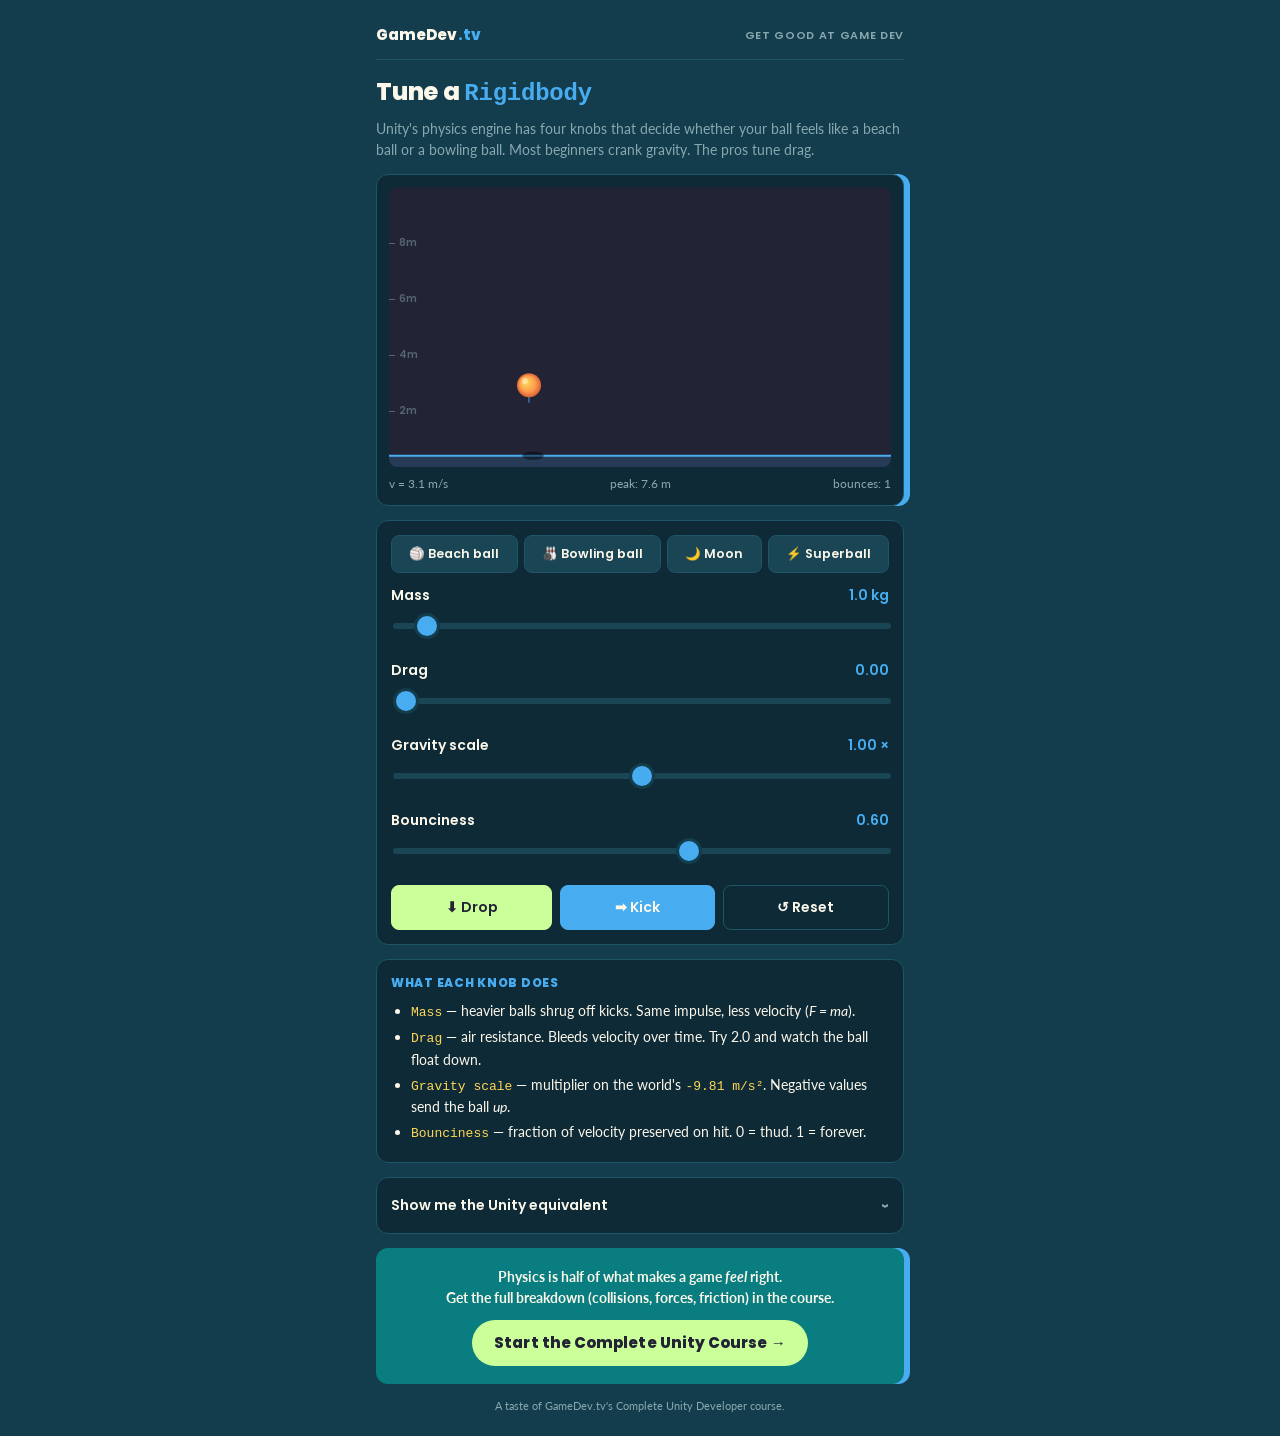
<file: rigidbody-demo.html>
<!doctype html>
<html lang="en">
<head>
<meta charset="utf-8" />
<meta name="viewport" content="width=device-width, initial-scale=1, viewport-fit=cover" />
<title>Tune a Rigidbody — a Unity physics toy</title>
<meta name="description" content="Twist mass, drag, gravity, bounciness. Drop the ball. Feel each setting." />
<link rel="stylesheet" href="brand.css" />
<style>
  body { --c-engine: var(--c-unity); }
  canvas { height: 280px; }
  .preset-row .btn { font-size: 12.5px; padding: 9px 6px; }
</style>
</head>
<body>

<header class="brand-bar">
  <a class="brand-mark" href="https://www.gamedev.tv">GameDev<span class="dot">.tv</span></a>
  <span class="brand-tag">Get Good at Game Dev</span>
</header>

<h1>Tune a <code style="color:var(--c-engine)">Rigidbody</code></h1>
<p class="sub">Unity's physics engine has four knobs that decide whether your ball feels like a beach ball or a bowling ball. Most beginners crank gravity. The pros tune drag.</p>

<div class="stage">
  <canvas id="cv" width="800" height="560"></canvas>
  <div class="legend">
    <span id="velStat">v = 0.0 m/s</span>
    <span id="hStat">peak: 0.0 m</span>
    <span id="bounceStat">bounces: 0</span>
  </div>
</div>

<div class="controls">
  <div class="preset-row">
    <button class="btn" data-preset="beachball">🏐 Beach ball</button>
    <button class="btn" data-preset="bowling">🎳 Bowling ball</button>
    <button class="btn" data-preset="moon">🌙 Moon</button>
    <button class="btn" data-preset="superball">⚡ Superball</button>
  </div>

  <div class="slider-block">
    <div class="label-row"><strong>Mass</strong><span class="val" id="massVal">1.0 kg</span></div>
    <input id="mass" type="range" min="0.1" max="20" step="0.1" value="1" />
  </div>
  <div class="slider-block">
    <div class="label-row"><strong>Drag</strong><span class="val" id="dragVal">0.0</span></div>
    <input id="drag" type="range" min="0" max="5" step="0.05" value="0" />
  </div>
  <div class="slider-block">
    <div class="label-row"><strong>Gravity scale</strong><span class="val" id="gravVal">1.00 ×</span></div>
    <input id="grav" type="range" min="-1" max="3" step="0.05" value="1" />
  </div>
  <div class="slider-block">
    <div class="label-row"><strong>Bounciness</strong><span class="val" id="bounceVal">0.60</span></div>
    <input id="bounce" type="range" min="0" max="1" step="0.01" value="0.6" />
  </div>

  <div class="action-row">
    <button class="btn primary" id="drop">⬇ Drop</button>
    <button class="btn engine" id="kick">➡ Kick</button>
    <button class="btn ghost" id="reset">↺ Reset</button>
  </div>
</div>

<div class="takeaway">
  <h3>What each knob does</h3>
  <ul>
    <li><code>Mass</code> — heavier balls shrug off kicks. Same impulse, less velocity (<em>F = ma</em>).</li>
    <li><code>Drag</code> — air resistance. Bleeds velocity over time. Try 2.0 and watch the ball float down.</li>
    <li><code>Gravity scale</code> — multiplier on the world's <code>-9.81 m/s²</code>. Negative values send the ball <em>up</em>.</li>
    <li><code>Bounciness</code> — fraction of velocity preserved on hit. 0 = thud. 1 = forever.</li>
  </ul>
</div>

<details class="code">
  <summary><span>Show me the Unity equivalent</span></summary>
<pre><span class="k">var</span> rb = GetComponent&lt;Rigidbody&gt;();
rb.mass         = <span class="s">1.0f</span>;   <span class="c">// kilograms</span>
rb.drag         = <span class="s">0.0f</span>;   <span class="c">// linear damping</span>
rb.useGravity   = <span class="k">true</span>;
Physics.gravity = <span class="k">new</span> Vector3(<span class="s">0</span>, <span class="s">-9.81f</span>, <span class="s">0</span>);

<span class="c">// Bounciness lives on a PhysicMaterial</span>
collider.material.bounciness    = <span class="s">0.6f</span>;
collider.material.bounceCombine = PhysicMaterialCombine.Maximum;

<span class="c">// Kick = impulse force divided by mass</span>
rb.AddForce(Vector3.right * <span class="s">10f</span>, ForceMode.Impulse);</pre>
</details>

<div class="cta">
  <p>Physics is half of what makes a game <em>feel</em> right.<br/>Get the full breakdown (collisions, forces, friction) in the course.</p>
  <a href="#" id="ctaLink">Start the Complete Unity Course →</a>
</div>

<p class="footer-note">A taste of GameDev.tv's Complete Unity Developer course.</p>

<script>
(() => {
  const cv = document.getElementById('cv');
  const ctx = cv.getContext('2d');
  const massEl = document.getElementById('mass');
  const dragEl = document.getElementById('drag');
  const gravEl = document.getElementById('grav');
  const bounceEl = document.getElementById('bounce');
  const massVal = document.getElementById('massVal');
  const dragVal = document.getElementById('dragVal');
  const gravVal = document.getElementById('gravVal');
  const bounceVal = document.getElementById('bounceVal');
  const dropBtn = document.getElementById('drop');
  const kickBtn = document.getElementById('kick');
  const resetBtn = document.getElementById('reset');
  const velStat = document.getElementById('velStat');
  const hStat = document.getElementById('hStat');
  const bounceStat = document.getElementById('bounceStat');
  const presets = document.querySelectorAll('.preset-row .btn');

  function fitCanvas() {
    const dpr = Math.max(1, Math.min(3, window.devicePixelRatio || 1));
    const cssW = cv.clientWidth;
    const cssH = cv.clientHeight;
    cv.width = Math.round(cssW * dpr);
    cv.height = Math.round(cssH * dpr);
    ctx.setTransform(dpr, 0, 0, dpr, 0, 0);
  }
  fitCanvas();
  window.addEventListener('resize', fitCanvas);

  const WORLD_H = 10;
  const WORLD_W = 10;
  const FLOOR_Y_M = 0.4;

  const state = {
    mass: 1, drag: 0, gravScale: 1, bounce: 0.6,
    x: 5, y: 8, vx: 0, vy: 0,
    radius: 0.4, trail: [], peak: 0, bounces: 0, settled: true,
  };

  function radiusFromMass(m) { return 0.25 + 0.18 * Math.cbrt(m); }

  function reset(opts = {}) {
    state.x = 5; state.y = opts.y ?? 8;
    state.vx = 0; state.vy = 0;
    state.trail = []; state.peak = state.y; state.bounces = 0; state.settled = false;
  }

  function step(dt) {
    if (state.settled) return;
    const g = -9.81 * state.gravScale;
    state.vy += g * dt;
    const damp = Math.max(0, 1 - state.drag * dt);
    state.vx *= damp; state.vy *= damp;
    state.x += state.vx * dt; state.y += state.vy * dt;

    const r = state.radius;
    if (state.y - r < FLOOR_Y_M) {
      state.y = FLOOR_Y_M + r;
      if (state.vy < 0) {
        state.vy = -state.vy * state.bounce;
        state.vx *= 0.85;
        state.bounces++;
        if (Math.abs(state.vy) < 0.6 && Math.abs(state.vx) < 0.2) {
          state.vy = 0; state.vx = 0; state.settled = true;
        }
      }
    }
    if (state.y + r > WORLD_H - 0.2) {
      state.y = WORLD_H - 0.2 - r;
      if (state.vy > 0) state.vy = -state.vy * state.bounce;
    }
    if (state.x - r < 0.2) {
      state.x = 0.2 + r;
      if (state.vx < 0) { state.vx = -state.vx * state.bounce; state.bounces++; }
    }
    if (state.x + r > WORLD_W - 0.2) {
      state.x = WORLD_W - 0.2 - r;
      if (state.vx > 0) { state.vx = -state.vx * state.bounce; state.bounces++; }
    }

    if (state.y > state.peak) state.peak = state.y;
    state.trail.push({ x: state.x, y: state.y });
    if (state.trail.length > 40) state.trail.shift();
  }

  // Brand colors
  const ENGINE = '#48ACF0';      // Cool Sky (Unity)
  const ENGINE_FAINT = 'rgba(72,172,240,0.18)';
  const BALL_LIGHT = '#FFD756';  // Mustard
  const BALL_MID   = '#FC9E4F';  // Sandy
  const BALL_DARK  = '#DD6031';  // Terracota

  function draw() {
    const w = cv.clientWidth;
    const h = cv.clientHeight;
    ctx.clearRect(0, 0, w, h);

    const pxPerMeter = h / WORLD_H;
    const effectiveWorldW = w / pxPerMeter;
    const worldW = effectiveWorldW;
    if (state.x > worldW - 1) state.x = worldW / 2;

    const toPxX = (mx) => mx * pxPerMeter;
    const toPxY = (my) => h - my * pxPerMeter;

    // Floor band
    const floorPx = toPxY(FLOOR_Y_M);
    ctx.fillStyle = ENGINE_FAINT;
    ctx.fillRect(0, floorPx, w, h - floorPx);
    ctx.strokeStyle = ENGINE;
    ctx.lineWidth = 2;
    ctx.beginPath();
    ctx.moveTo(0, floorPx);
    ctx.lineTo(w, floorPx);
    ctx.stroke();

    // Height ticks
    ctx.fillStyle = 'rgba(136,168,176,0.5)';
    ctx.font = '600 10px Poppins, system-ui, sans-serif';
    ctx.textAlign = 'left';
    for (let m = 2; m < WORLD_H; m += 2) {
      const ypx = toPxY(m);
      ctx.fillRect(0, ypx, 6, 1);
      ctx.fillText(`${m}m`, 10, ypx + 3);
    }

    // Trail
    if (state.trail.length > 1) {
      ctx.strokeStyle = 'rgba(72,172,240,0.45)';
      ctx.lineWidth = 2;
      ctx.beginPath();
      for (let i = 0; i < state.trail.length; i++) {
        const p = state.trail[i];
        const px = toPxX(p.x);
        const py = toPxY(p.y);
        if (i === 0) ctx.moveTo(px, py);
        else ctx.lineTo(px, py);
      }
      ctx.stroke();
    }

    // Ball
    const bx = toPxX(state.x);
    const by = toPxY(state.y);
    const br = state.radius * pxPerMeter;

    // hard offset shadow (no blur)
    ctx.fillStyle = 'rgba(0,0,0,0.45)';
    ctx.beginPath();
    ctx.ellipse(bx + 4, floorPx, br * 0.9, 4, 0, 0, Math.PI * 2);
    ctx.fill();

    const ballGrad = ctx.createRadialGradient(bx - br * 0.3, by - br * 0.3, br * 0.1, bx, by, br);
    ballGrad.addColorStop(0, BALL_LIGHT);
    ballGrad.addColorStop(0.6, BALL_MID);
    ballGrad.addColorStop(1, BALL_DARK);
    ctx.fillStyle = ballGrad;
    ctx.beginPath();
    ctx.arc(bx, by, br, 0, Math.PI * 2);
    ctx.fill();

    ctx.fillStyle = 'rgba(255,255,255,0.4)';
    ctx.beginPath();
    ctx.arc(bx - br * 0.35, by - br * 0.35, br * 0.25, 0, Math.PI * 2);
    ctx.fill();
  }

  let lastT = performance.now();
  function loop(now) {
    let dt = (now - lastT) / 1000;
    if (dt > 0.05) dt = 0.05;
    lastT = now;
    const STEPS = 4;
    const sdt = dt / STEPS;
    for (let i = 0; i < STEPS; i++) step(sdt);
    const speed = Math.hypot(state.vx, state.vy);
    velStat.textContent = `v = ${speed.toFixed(1)} m/s`;
    hStat.textContent = `peak: ${(state.peak - FLOOR_Y_M).toFixed(1)} m`;
    bounceStat.textContent = `bounces: ${state.bounces}`;
    draw();
    requestAnimationFrame(loop);
  }
  requestAnimationFrame(loop);

  function bind(el, valEl, prop, fmt) {
    const apply = () => {
      state[prop] = +el.value;
      valEl.textContent = fmt(+el.value);
      if (prop === 'mass') state.radius = radiusFromMass(state.mass);
    };
    el.addEventListener('input', apply);
    apply();
  }
  bind(massEl, massVal, 'mass', v => `${v.toFixed(1)} kg`);
  bind(dragEl, dragVal, 'drag', v => v.toFixed(2));
  bind(gravEl, gravVal, 'gravScale', v => `${v.toFixed(2)} ×`);
  bind(bounceEl, bounceVal, 'bounce', v => v.toFixed(2));

  dropBtn.addEventListener('click', () => reset({ y: 8 }));
  kickBtn.addEventListener('click', () => {
    const impulse = 8;
    state.vx += impulse / state.mass;
    state.vy += (impulse * 0.4) / state.mass;
    state.settled = false;
  });
  resetBtn.addEventListener('click', () => {
    massEl.value = 1; dragEl.value = 0; gravEl.value = 1; bounceEl.value = 0.6;
    [massEl, dragEl, gravEl, bounceEl].forEach(e => e.dispatchEvent(new Event('input')));
    reset({ y: 8 });
  });

  const PRESETS = {
    beachball: { mass: 0.2, drag: 1.5, grav: 1.0,  bounce: 0.85 },
    bowling:   { mass: 7.0, drag: 0.0, grav: 1.0,  bounce: 0.05 },
    moon:      { mass: 1.0, drag: 0.0, grav: 0.17, bounce: 0.50 },
    superball: { mass: 0.5, drag: 0.0, grav: 1.0,  bounce: 0.98 },
  };
  presets.forEach(b => b.addEventListener('click', () => {
    const p = PRESETS[b.dataset.preset];
    if (!p) return;
    massEl.value = p.mass;
    dragEl.value = p.drag;
    gravEl.value = p.grav;
    bounceEl.value = p.bounce;
    [massEl, dragEl, gravEl, bounceEl].forEach(e => e.dispatchEvent(new Event('input')));
    reset({ y: 8 });
  }));

  reset({ y: 8 });
})();
</script>
</body>
</html>
</file>
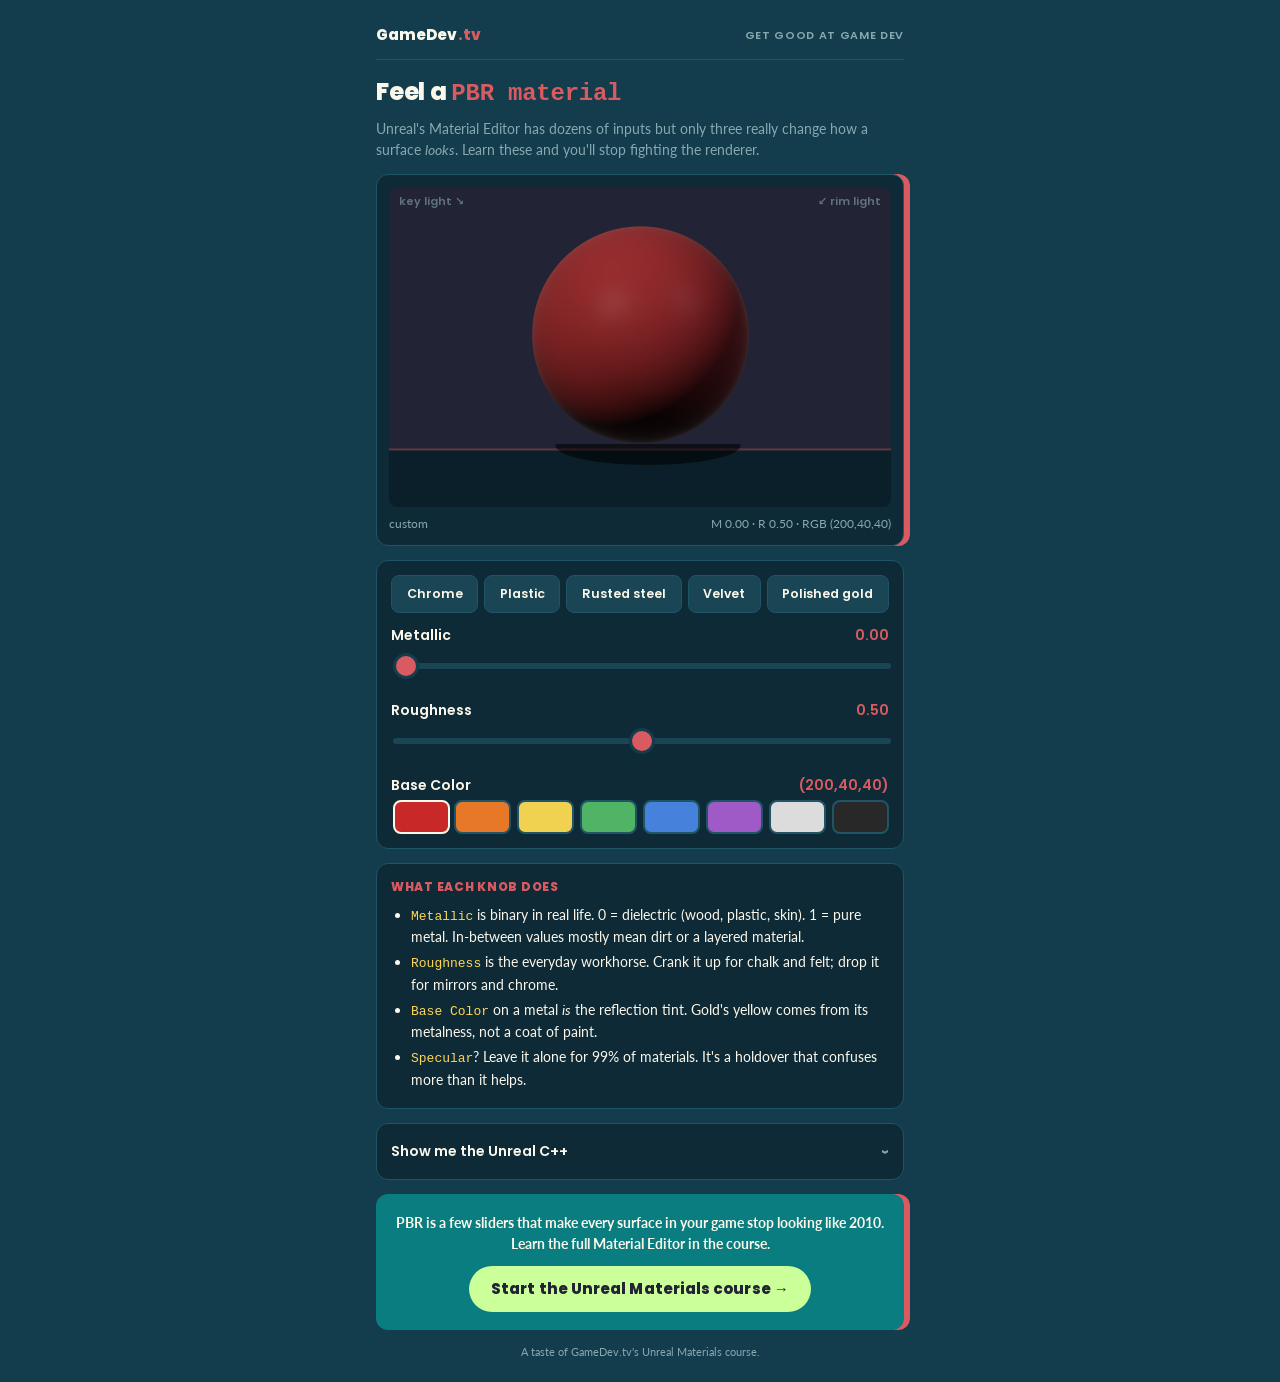
<file: unreal-pbr-demo.html>
<!doctype html>
<html lang="en">
<head>
<meta charset="utf-8" />
<meta name="viewport" content="width=device-width, initial-scale=1, viewport-fit=cover" />
<title>Feel a PBR Material — an Unreal lighting toy</title>
<meta name="description" content="Slide metallic and roughness. Tint the base color. Watch a sphere change from plastic to chrome to gold." />
<link rel="stylesheet" href="brand.css" />
<style>
  body { --c-engine: var(--c-unreal); }
  canvas { height: 320px; }
  .preset-row .btn { font-size: 12.5px; padding: 9px 6px; }
  .chip-row { display: flex; gap: 6px; flex-wrap: wrap; }
  .chip { flex: 1 1 auto; height: 34px; border-radius: 8px; border: 2px solid var(--line); cursor: pointer; padding: 0; -webkit-tap-highlight-color: transparent; }
  .chip.active { border-color: var(--ivory); transform: translate(2px, 0); }
</style>
</head>
<body>

<header class="brand-bar">
  <a class="brand-mark" href="https://www.gamedev.tv">GameDev<span class="dot">.tv</span></a>
  <span class="brand-tag">Get Good at Game Dev</span>
</header>

<h1>Feel a <code style="color:var(--c-engine)">PBR material</code></h1>
<p class="sub">Unreal's Material Editor has dozens of inputs but only three really change how a surface <em>looks</em>. Learn these and you'll stop fighting the renderer.</p>

<div class="stage">
  <canvas id="cv" width="800" height="640"></canvas>
  <div class="legend">
    <span id="presetStat">custom</span>
    <span id="numStat">M 0.00 · R 0.50 · RGB (200,40,40)</span>
  </div>
</div>

<div class="controls">
  <div class="preset-row">
    <button class="btn" data-preset="chrome">Chrome</button>
    <button class="btn" data-preset="plastic">Plastic</button>
    <button class="btn" data-preset="rusted">Rusted steel</button>
    <button class="btn" data-preset="velvet">Velvet</button>
    <button class="btn" data-preset="gold">Polished gold</button>
  </div>

  <div class="slider-block">
    <div class="label-row"><strong>Metallic</strong><span class="val" id="metVal">0.00</span></div>
    <input id="met" type="range" min="0" max="1" step="0.01" value="0" />
  </div>
  <div class="slider-block">
    <div class="label-row"><strong>Roughness</strong><span class="val" id="rouVal">0.50</span></div>
    <input id="rou" type="range" min="0" max="1" step="0.01" value="0.5" />
  </div>
  <div class="slider-block">
    <div class="label-row"><strong>Base Color</strong><span class="val" id="colVal">(200,40,40)</span></div>
    <div class="chip-row" id="chips">
      <button class="chip" data-r="200" data-g="40"  data-b="40"  style="background:#c82828"></button>
      <button class="chip" data-r="230" data-g="120" data-b="40"  style="background:#e67828"></button>
      <button class="chip" data-r="240" data-g="210" data-b="80"  style="background:#f0d250"></button>
      <button class="chip" data-r="80"  data-g="180" data-b="100" style="background:#50b464"></button>
      <button class="chip" data-r="70"  data-g="130" data-b="220" style="background:#4682dc"></button>
      <button class="chip" data-r="160" data-g="90"  data-b="200" style="background:#a05ac8"></button>
      <button class="chip" data-r="220" data-g="220" data-b="220" style="background:#dcdcdc"></button>
      <button class="chip" data-r="40"  data-g="40"  data-b="40"  style="background:#282828"></button>
    </div>
  </div>
</div>

<div class="takeaway">
  <h3>What each knob does</h3>
  <ul>
    <li><code>Metallic</code> is binary in real life. 0 = dielectric (wood, plastic, skin). 1 = pure metal. In-between values mostly mean dirt or a layered material.</li>
    <li><code>Roughness</code> is the everyday workhorse. Crank it up for chalk and felt; drop it for mirrors and chrome.</li>
    <li><code>Base Color</code> on a metal <em>is</em> the reflection tint. Gold's yellow comes from its metalness, not a coat of paint.</li>
    <li><code>Specular</code>? Leave it alone for 99% of materials. It's a holdover that confuses more than it helps.</li>
  </ul>
</div>

<details class="code">
  <summary><span>Show me the Unreal C++</span></summary>
<pre>UMaterialInstanceDynamic* DynMat = UMaterialInstanceDynamic::Create(BaseMaterial, <span class="k">this</span>);
StaticMeshComp-&gt;SetMaterial(<span class="s">0</span>, DynMat);

DynMat-&gt;SetScalarParameterValue(TEXT(<span class="s">"Metallic"</span>),  <span class="s">0.0f</span>);
DynMat-&gt;SetScalarParameterValue(TEXT(<span class="s">"Roughness"</span>), <span class="s">0.4f</span>);
DynMat-&gt;SetVectorParameterValue(TEXT(<span class="s">"BaseColor"</span>),
    FLinearColor(<span class="s">0.85f</span>, <span class="s">0.15f</span>, <span class="s">0.12f</span>)); <span class="c">// a juicy red plastic</span></pre>
</details>

<div class="cta">
  <p>PBR is a few sliders that make every surface in your game stop looking like 2010.<br/>Learn the full Material Editor in the course.</p>
  <a href="#" id="ctaLink">Start the Unreal Materials course →</a>
</div>

<p class="footer-note">A taste of GameDev.tv's Unreal Materials course.</p>

<script>
(() => {
  const cv = document.getElementById('cv');
  const ctx = cv.getContext('2d');
  const metEl = document.getElementById('met');
  const rouEl = document.getElementById('rou');
  const metVal = document.getElementById('metVal');
  const rouVal = document.getElementById('rouVal');
  const colVal = document.getElementById('colVal');
  const presetStat = document.getElementById('presetStat');
  const numStat = document.getElementById('numStat');
  const chips = document.querySelectorAll('#chips .chip');
  const presets = document.querySelectorAll('.preset-row .btn');

  function fitCanvas() {
    const dpr = Math.max(1, Math.min(3, window.devicePixelRatio || 1));
    const cssW = cv.clientWidth;
    const cssH = cv.clientHeight;
    cv.width = Math.round(cssW * dpr);
    cv.height = Math.round(cssH * dpr);
    ctx.setTransform(dpr, 0, 0, dpr, 0, 0);
  }
  fitCanvas();
  window.addEventListener('resize', () => { fitCanvas(); draw(); });

  const state = {
    metallic: 0,
    roughness: 0.5,
    r: 200, g: 40, b: 40,
    presetName: 'custom',
  };

  const PRESETS = {
    chrome:  { metallic: 1.0, roughness: 0.05, r: 220, g: 220, b: 220, label: 'Chrome' },
    plastic: { metallic: 0.0, roughness: 0.40, r: 220, g: 40,  b: 40,  label: 'Plastic' },
    rusted:  { metallic: 0.6, roughness: 0.80, r: 150, g: 80,  b: 50,  label: 'Rusted steel' },
    velvet:  { metallic: 0.0, roughness: 1.00, r: 35,  g: 50,  b: 130, label: 'Velvet' },
    gold:    { metallic: 1.0, roughness: 0.15, r: 240, g: 190, b: 90,  label: 'Polished gold' },
  };

  // -------- PBR-ish renderer --------
  // We render the sphere by stepping through pixels in a bounding box,
  // computing normal from sphere geometry, then a two-light shading model.
  function clamp01(v) { return v < 0 ? 0 : v > 1 ? 1 : v; }
  function mix(a, b, t) { return a + (b - a) * t; }

  function normalize3(x, y, z) {
    const m = Math.hypot(x, y, z) || 1;
    return [x / m, y / m, z / m];
  }

  // Key light from upper-left, rim light from upper-right.
  const KEY = normalize3(-0.55, 0.65, 0.85);
  const RIM = normalize3( 0.70, 0.55, 0.45);
  const V   = [0, 0, 1]; // view direction (camera looking down -Z)

  function reflect(L, N) {
    const d = L[0]*N[0] + L[1]*N[1] + L[2]*N[2];
    return [2*d*N[0] - L[0], 2*d*N[1] - L[1], 2*d*N[2] - L[2]];
  }

  // Specular intensity using a Blinn-Phong-style lobe whose exponent
  // is driven by roughness. Tight & bright when smooth, soft & dim when rough.
  function specLobe(N, L, roughness) {
    // Halfway vector
    const Hx = L[0] + V[0], Hy = L[1] + V[1], Hz = L[2] + V[2];
    const Hn = normalize3(Hx, Hy, Hz);
    const NdotH = Math.max(0, N[0]*Hn[0] + N[1]*Hn[1] + N[2]*Hn[2]);
    // Exponent: smooth -> ~1500, rough -> ~2. Felt this curve nicely.
    const a = clamp01(roughness);
    const shininess = Math.pow(2, mix(11, 1, a)); // 2..2048
    // Energy-ish normalization so the lobe stays visible across the range
    const norm = (shininess + 2) / (8 * Math.PI);
    return Math.pow(NdotH, shininess) * norm;
  }

  function shadePixel(nx, ny, nz, metallic, roughness, cr, cg, cb) {
    const N = [nx, ny, nz];

    // Lambertian diffuse from key light
    const NdotL_key = Math.max(0, N[0]*KEY[0] + N[1]*KEY[1] + N[2]*KEY[2]);
    const NdotL_rim = Math.max(0, N[0]*RIM[0] + N[1]*RIM[1] + N[2]*RIM[2]);

    // Ambient + sky-ish hemisphere fill
    const upBias = clamp01((ny + 1) * 0.5);
    const ambR = mix(0.04, 0.08, upBias);
    const ambG = mix(0.05, 0.10, upBias);
    const ambB = mix(0.07, 0.14, upBias);

    // Diffuse term (suppressed when metallic).
    const diffuseScale = (1 - metallic);
    const lightR = ambR + NdotL_key * 1.05 + NdotL_rim * 0.25;
    const lightG = ambG + NdotL_key * 1.05 + NdotL_rim * 0.25;
    const lightB = ambB + NdotL_key * 1.05 + NdotL_rim * 0.30;

    let dR = diffuseScale * lightR * cr;
    let dG = diffuseScale * lightG * cg;
    let dB = diffuseScale * lightB * cb;

    // Specular: lobes from both lights.
    const sKey = specLobe(N, KEY, roughness);
    const sRim = specLobe(N, RIM, roughness) * 0.55;
    let spec = sKey + sRim;
    // Intensity scaled by metallic + (1 - roughness): mirrors pop, felt doesn't.
    const specStrength = (metallic * 0.85 + 0.15) * (1 - roughness * 0.85);
    spec *= specStrength * 1.7;

    // Tint specular by base color when metallic; white-ish for dielectrics.
    // Dielectric F0 ~ 0.04 (small white reflection).
    const tintR = mix(255 * 0.18, cr, metallic);
    const tintG = mix(255 * 0.18, cg, metallic);
    const tintB = mix(255 * 0.18, cb, metallic);

    let sR = spec * tintR;
    let sG = spec * tintG;
    let sB = spec * tintB;

    // Fresnel-ish rim (stronger at glancing angles, more on dielectrics)
    const NdotV = Math.max(0, N[2]);
    const fres = Math.pow(1 - NdotV, 4) * (1 - roughness) * (1 - metallic) * 0.4;
    sR += fres * 255; sG += fres * 255; sB += fres * 255;

    // Combine
    let outR = dR + sR;
    let outG = dG + sG;
    let outB = dB + sB;

    // Soft tonemap so highlights don't blow out into pure white
    outR = 255 * (outR / 255) / (1 + outR / 380);
    outG = 255 * (outG / 255) / (1 + outG / 380);
    outB = 255 * (outB / 255) / (1 + outB / 380);

    return [outR, outG, outB];
  }

  function draw() {
    const w = cv.clientWidth;
    const h = cv.clientHeight;
    ctx.clearRect(0, 0, w, h);

    // Soft floor band so the sphere doesn't float in void
    const floorY = h * 0.82;
    ctx.fillStyle = '#0a1f29';
    ctx.fillRect(0, floorY, w, h - floorY);
    ctx.strokeStyle = 'rgba(218,90,97,0.4)';
    ctx.lineWidth = 2;
    ctx.beginPath();
    ctx.moveTo(0, floorY);
    ctx.lineTo(w, floorY);
    ctx.stroke();

    // Sphere geometry
    const cx = w / 2;
    const cy = h * 0.46;
    const radius = Math.min(w, h) * 0.34;

    // Hard offset shadow (no blur) — an ellipse plate under the sphere
    ctx.fillStyle = 'rgba(0,0,0,0.55)';
    ctx.beginPath();
    ctx.ellipse(cx + 8, floorY - 4, radius * 0.85, radius * 0.18, 0, 0, Math.PI * 2);
    ctx.fill();

    const metallic = state.metallic;
    const roughness = state.roughness;
    const cr = state.r, cg = state.g, cb = state.b;

    // Render the sphere into an ImageData buffer
    const x0 = Math.max(0, Math.floor(cx - radius - 1));
    const x1 = Math.min(w, Math.ceil(cx + radius + 1));
    const y0 = Math.max(0, Math.floor(cy - radius - 1));
    const y1 = Math.min(h, Math.ceil(cy + radius + 1));
    const bw = x1 - x0;
    const bh = y1 - y0;
    if (bw <= 0 || bh <= 0) return;

    const img = ctx.createImageData(bw, bh);
    const data = img.data;
    const r2 = radius * radius;

    for (let py = 0; py < bh; py++) {
      const fy = (py + y0) - cy;
      for (let px = 0; px < bw; px++) {
        const fx = (px + x0) - cx;
        const d2 = fx * fx + fy * fy;
        const idx = (py * bw + px) * 4;
        if (d2 > r2) {
          data[idx + 3] = 0;
          continue;
        }
        // Sphere normal from screen position
        const nxRaw = fx / radius;
        const nyRaw = -fy / radius; // canvas Y grows down; flip so up is +Y
        const nzSq = 1 - nxRaw * nxRaw - nyRaw * nyRaw;
        const nz = Math.sqrt(Math.max(0, nzSq));
        const [oR, oG, oB] = shadePixel(nxRaw, nyRaw, nz, metallic, roughness, cr, cg, cb);

        // Subtle edge antialias against the bounds
        const dist = Math.sqrt(d2);
        const edge = clamp01((radius - dist));
        const alpha = edge >= 1 ? 255 : Math.round(edge * 255);

        data[idx]     = clamp01(oR / 255) * 255;
        data[idx + 1] = clamp01(oG / 255) * 255;
        data[idx + 2] = clamp01(oB / 255) * 255;
        data[idx + 3] = alpha;
      }
    }
    ctx.putImageData(img, x0, y0);

    // Label flick on the floor: small text indicating light direction
    ctx.fillStyle = 'rgba(136,168,176,0.6)';
    ctx.font = '600 11px Poppins, system-ui, sans-serif';
    ctx.textAlign = 'left';
    ctx.fillText('key light ↘', 10, 18);
    ctx.textAlign = 'right';
    ctx.fillText('↙ rim light', w - 10, 18);
  }

  // -------- UI plumbing --------
  function syncReadout() {
    metVal.textContent = state.metallic.toFixed(2);
    rouVal.textContent = state.roughness.toFixed(2);
    colVal.textContent = `(${state.r},${state.g},${state.b})`;
    presetStat.textContent = state.presetName;
    numStat.textContent = `M ${state.metallic.toFixed(2)} · R ${state.roughness.toFixed(2)} · RGB (${state.r},${state.g},${state.b})`;
    // Highlight matching chip
    chips.forEach(c => {
      const cr = +c.dataset.r, cg = +c.dataset.g, cb = +c.dataset.b;
      c.classList.toggle('active', cr === state.r && cg === state.g && cb === state.b);
    });
  }

  function setCustom() {
    state.presetName = 'custom';
  }

  metEl.addEventListener('input', () => {
    state.metallic = +metEl.value;
    setCustom();
    syncReadout();
    draw();
  });
  rouEl.addEventListener('input', () => {
    state.roughness = +rouEl.value;
    setCustom();
    syncReadout();
    draw();
  });

  chips.forEach(chip => chip.addEventListener('click', () => {
    state.r = +chip.dataset.r;
    state.g = +chip.dataset.g;
    state.b = +chip.dataset.b;
    setCustom();
    syncReadout();
    draw();
  }));

  presets.forEach(b => b.addEventListener('click', () => {
    const p = PRESETS[b.dataset.preset];
    if (!p) return;
    state.metallic = p.metallic;
    state.roughness = p.roughness;
    state.r = p.r; state.g = p.g; state.b = p.b;
    state.presetName = p.label;
    metEl.value = p.metallic;
    rouEl.value = p.roughness;
    syncReadout();
    draw();
  }));

  // Initial state: plastic-red-ish
  state.metallic = 0; state.roughness = 0.5;
  state.r = 200; state.g = 40; state.b = 40;
  metEl.value = 0; rouEl.value = 0.5;
  syncReadout();
  draw();
})();
</script>
</body>
</html>
</file>
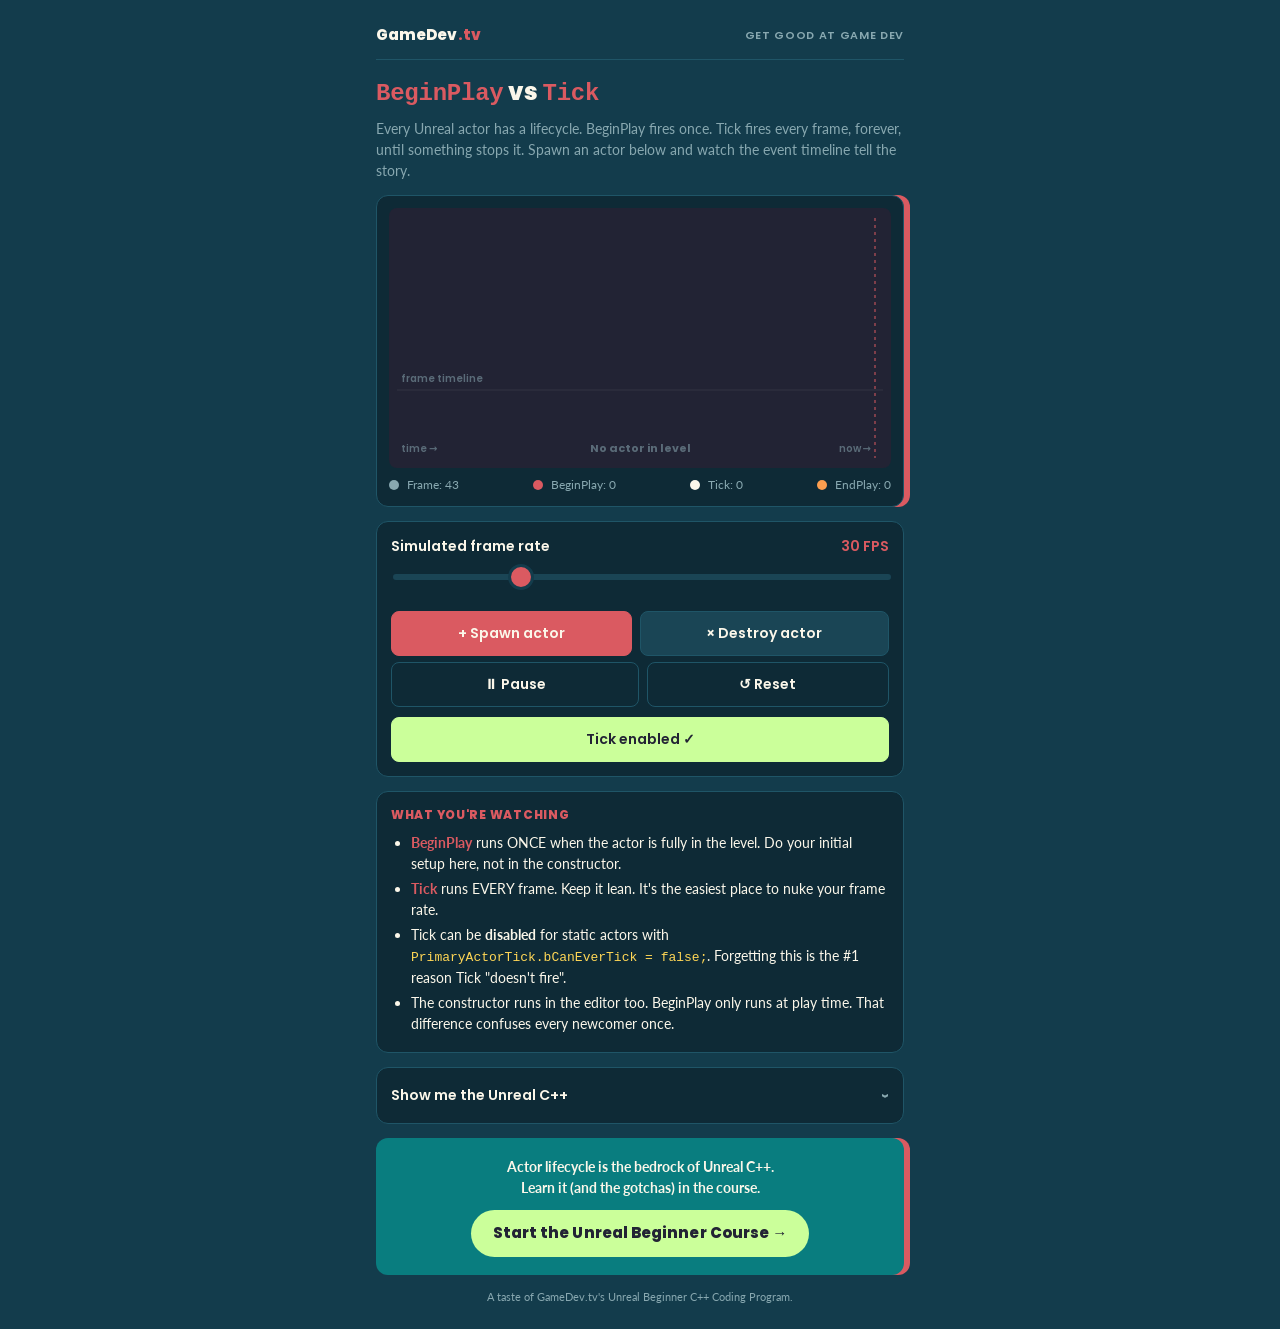
<file: unreal-tick-demo.html>
<!doctype html>
<html lang="en">
<head>
<meta charset="utf-8" />
<meta name="viewport" content="width=device-width, initial-scale=1, viewport-fit=cover" />
<title>BeginPlay vs Tick — a 60-second Unreal demo</title>
<meta name="description" content="Spawn an actor, watch BeginPlay fire once and Tick hammer every frame." />
<link rel="stylesheet" href="brand.css" />
<style>
  body { --c-engine: var(--c-unreal); }
  canvas { height: 260px; }
  .legend .dot.bp { background: var(--c-unreal); }
  .legend .dot.tk { background: var(--ivory); }
  .legend .dot.ep { background: var(--sandy); }
  .legend .dot.cn { background: #88a8b0; }
  .legend > div { display:flex; align-items:center; gap:4px; }
  .toggle-row { display:flex; gap:8px; margin-top:10px; }
  .takeaway .em { color: var(--c-unreal); font-weight: 700; }
  .status-dead { color: var(--ink-dim); }
</style>
</head>
<body>

<header class="brand-bar">
  <a class="brand-mark" href="https://www.gamedev.tv">GameDev<span class="dot">.tv</span></a>
  <span class="brand-tag">Get Good at Game Dev</span>
</header>

<h1><code style="color:var(--c-engine)">BeginPlay</code> vs <code style="color:var(--c-engine)">Tick</code></h1>
<p class="sub">Every Unreal actor has a lifecycle. BeginPlay fires once. Tick fires every frame, forever, until something stops it. Spawn an actor below and watch the event timeline tell the story.</p>

<div class="stage">
  <canvas id="cv" width="800" height="520"></canvas>
  <div class="legend">
    <div><span class="dot cn"></span> <span id="legFrame">Frame: 0</span></div>
    <div><span class="dot bp"></span> <span id="legBP">BeginPlay: 0</span></div>
    <div><span class="dot tk"></span> <span id="legTick">Tick: 0</span></div>
    <div><span class="dot ep"></span> <span id="legEP">EndPlay: 0</span></div>
  </div>
</div>

<div class="controls">
  <div class="slider-block">
    <div class="label-row">
      <strong>Simulated frame rate</strong>
      <span class="val" id="fpsLabel">30 FPS</span>
    </div>
    <input id="fps" type="range" min="1" max="120" value="30" step="1" />
  </div>

  <div class="action-row">
    <button class="btn engine" id="spawn">+ Spawn actor</button>
    <button class="btn" id="destroy">× Destroy actor</button>
  </div>
  <div class="action-row">
    <button class="btn ghost" id="pause">⏸ Pause</button>
    <button class="btn ghost" id="reset">↺ Reset</button>
  </div>

  <div class="toggle-row">
    <button class="btn primary" id="tickToggle">Tick enabled ✓</button>
  </div>
</div>

<div class="takeaway">
  <h3>What you're watching</h3>
  <ul>
    <li><span class="em">BeginPlay</span> runs ONCE when the actor is fully in the level. Do your initial setup here, not in the constructor.</li>
    <li><span class="em">Tick</span> runs EVERY frame. Keep it lean. It's the easiest place to nuke your frame rate.</li>
    <li>Tick can be <strong>disabled</strong> for static actors with <code>PrimaryActorTick.bCanEverTick = false;</code>. Forgetting this is the #1 reason Tick "doesn't fire".</li>
    <li>The constructor runs in the editor too. BeginPlay only runs at play time. That difference confuses every newcomer once.</li>
  </ul>
</div>

<details class="code">
  <summary><span>Show me the Unreal C++</span></summary>
<pre>AMyActor::AMyActor()
{
<span class="c">    // Constructor runs in editor AND at runtime.</span>
<span class="c">    // Forget this line and Tick is silent forever.</span>
    PrimaryActorTick.bCanEverTick = <span class="k">true</span>;
}

<span class="k">void</span> AMyActor::BeginPlay()
{
    Super::BeginPlay();
    UE_LOG(LogTemp, Warning, TEXT(<span class="s">"BeginPlay fired once."</span>));
<span class="c">    // initial state setup goes here</span>
}

<span class="k">void</span> AMyActor::Tick(<span class="k">float</span> DeltaTime)
{
    Super::Tick(DeltaTime);
<span class="c">    // runs every frame — keep this lean</span>
}

<span class="k">void</span> AMyActor::EndPlay(<span class="k">const</span> EEndPlayReason::Type Reason)
{
    Super::EndPlay(Reason);
<span class="c">    // cleanup, save state, etc.</span>
}</pre>
</details>

<div class="cta">
  <p>Actor lifecycle is the bedrock of Unreal C++.<br/>Learn it (and the gotchas) in the course.</p>
  <a href="#" id="ctaLink">Start the Unreal Beginner Course →</a>
</div>

<p class="footer-note">A taste of GameDev.tv's Unreal Beginner C++ Coding Program.</p>

<script>
(() => {
  const cv = document.getElementById('cv');
  const ctx = cv.getContext('2d');
  const fpsSlider = document.getElementById('fps');
  const fpsLabel = document.getElementById('fpsLabel');
  const spawnBtn = document.getElementById('spawn');
  const destroyBtn = document.getElementById('destroy');
  const pauseBtn = document.getElementById('pause');
  const resetBtn = document.getElementById('reset');
  const tickToggle = document.getElementById('tickToggle');
  const legFrame = document.getElementById('legFrame');
  const legBP = document.getElementById('legBP');
  const legTick = document.getElementById('legTick');
  const legEP = document.getElementById('legEP');

  function fitCanvas() {
    const dpr = Math.max(1, Math.min(3, window.devicePixelRatio || 1));
    const cssW = cv.clientWidth;
    const cssH = cv.clientHeight;
    cv.width = Math.round(cssW * dpr);
    cv.height = Math.round(cssH * dpr);
    ctx.setTransform(dpr, 0, 0, dpr, 0, 0);
  }
  fitCanvas();
  window.addEventListener('resize', fitCanvas);

  // Brand colors
  const RED   = '#DA5A61';
  const IVORY = '#FBF7EA';
  const SANDY = '#FC9E4F';
  const GREY  = '#88a8b0';
  const DIM   = 'rgba(136,168,176,0.55)';
  const LINE  = 'rgba(255,255,255,0.08)';

  // Simulation state
  let targetFPS = 30;
  let paused = false;
  let tickEnabled = true;
  let actorAlive = false;
  let pendingBeginPlay = false; // BeginPlay fires the frame AFTER Construction

  // Counters
  let frameCount = 0;
  let bpCount = 0;
  let tickCount = 0;
  let epCount = 0;

  // Time window: timeline scrolls left. We store events with their simTime.
  // simTime advances at 1 unit per simulated frame. Window shows last N frames.
  let simTime = 0;
  const WINDOW = 90; // frames visible across the canvas
  const events = []; // { type: 'construction'|'beginplay'|'tick'|'endplay', t: simTime }

  function pushEvent(type) {
    events.push({ type, t: simTime });
    // prune old events outside window (with a buffer)
    while (events.length && events[0].t < simTime - WINDOW - 5) events.shift();
  }

  function spawn() {
    if (actorAlive) return;
    actorAlive = true;
    pendingBeginPlay = true;
    pushEvent('construction');
    updateLegend();
  }

  function destroy() {
    if (!actorAlive) return;
    actorAlive = false;
    pendingBeginPlay = false;
    pushEvent('endplay');
    epCount++;
    updateLegend();
  }

  function reset() {
    actorAlive = false;
    pendingBeginPlay = false;
    frameCount = 0; bpCount = 0; tickCount = 0; epCount = 0;
    simTime = 0;
    events.length = 0;
    updateLegend();
  }

  function updateLegend() {
    legFrame.textContent = `Frame: ${frameCount}`;
    legBP.textContent = `BeginPlay: ${bpCount}`;
    legTick.textContent = `Tick: ${tickCount}`;
    legEP.textContent = `EndPlay: ${epCount}`;
  }

  // Step one simulated frame
  function stepFrame() {
    frameCount++;
    simTime++;

    if (pendingBeginPlay) {
      pendingBeginPlay = false;
      pushEvent('beginplay');
      bpCount++;
    }

    if (actorAlive && tickEnabled) {
      pushEvent('tick');
      tickCount++;
    }

    updateLegend();
  }

  // Drawing
  function timeToX(t, w) {
    // simTime is "now" at the right edge. older events are further left.
    const right = w - 16;
    const left = 16;
    const span = right - left;
    const age = simTime - t; // 0 == now
    return right - (age / WINDOW) * span;
  }

  function drawTickNotch(x, axisY) {
    ctx.strokeStyle = IVORY;
    ctx.globalAlpha = 0.65;
    ctx.lineWidth = 1.5;
    ctx.beginPath();
    ctx.moveTo(x, axisY - 6);
    ctx.lineTo(x, axisY + 6);
    ctx.stroke();
    ctx.globalAlpha = 1;
  }

  function drawMarker(x, axisY, color, label, big) {
    // vertical line from label down to axis
    ctx.strokeStyle = color;
    ctx.globalAlpha = 0.7;
    ctx.lineWidth = big ? 2 : 1;
    ctx.beginPath();
    ctx.moveTo(x, axisY);
    ctx.lineTo(x, big ? 44 : 70);
    ctx.stroke();
    ctx.globalAlpha = 1;

    // marker dot or star
    if (big) {
      drawStar(x, 36, 7, color);
    } else {
      ctx.fillStyle = color;
      ctx.beginPath();
      ctx.arc(x, 64, 4, 0, Math.PI * 2);
      ctx.fill();
    }

    // label
    ctx.fillStyle = color;
    ctx.font = big
      ? '800 12px Poppins, system-ui, sans-serif'
      : '600 10px Poppins, system-ui, sans-serif';
    ctx.textAlign = 'center';
    ctx.fillText(label, x, big ? 22 : 52);
  }

  function drawStar(cx, cy, r, color) {
    // hard offset shadow (no blur)
    ctx.fillStyle = 'rgba(0,0,0,0.5)';
    starPath(cx + 2, cy + 2, r);
    ctx.fill();
    ctx.fillStyle = color;
    starPath(cx, cy, r);
    ctx.fill();
  }
  function starPath(cx, cy, r) {
    ctx.beginPath();
    for (let i = 0; i < 10; i++) {
      const a = -Math.PI / 2 + i * Math.PI / 5;
      const rad = i % 2 === 0 ? r : r * 0.45;
      const x = cx + Math.cos(a) * rad;
      const y = cy + Math.sin(a) * rad;
      if (i === 0) ctx.moveTo(x, y); else ctx.lineTo(x, y);
    }
    ctx.closePath();
  }

  function draw() {
    const w = cv.clientWidth;
    const h = cv.clientHeight;
    ctx.clearRect(0, 0, w, h);

    const axisY = h * 0.7;

    // axis line
    ctx.strokeStyle = LINE;
    ctx.lineWidth = 1;
    ctx.beginPath();
    ctx.moveTo(8, axisY);
    ctx.lineTo(w - 8, axisY);
    ctx.stroke();

    // "now" indicator at right
    ctx.strokeStyle = RED;
    ctx.setLineDash([3, 4]);
    ctx.lineWidth = 1;
    ctx.beginPath();
    ctx.moveTo(w - 16, 10);
    ctx.lineTo(w - 16, h - 10);
    ctx.stroke();
    ctx.setLineDash([]);

    ctx.fillStyle = DIM;
    ctx.font = '600 10px Poppins, system-ui, sans-serif';
    ctx.textAlign = 'right';
    ctx.fillText('now →', w - 20, h - 16);
    ctx.textAlign = 'left';
    ctx.fillText('time →', 12, h - 16);

    // axis label
    ctx.fillStyle = DIM;
    ctx.font = '600 10px Poppins, system-ui, sans-serif';
    ctx.textAlign = 'left';
    ctx.fillText('frame timeline', 12, axisY - 8);

    // draw all events in the window
    for (const ev of events) {
      const age = simTime - ev.t;
      if (age > WINDOW) continue;
      const x = timeToX(ev.t, w);
      if (x < 4 || x > w - 4) continue;

      if (ev.type === 'tick') {
        drawTickNotch(x, axisY);
      } else if (ev.type === 'construction') {
        drawMarker(x, axisY, GREY, 'Construction', false);
      } else if (ev.type === 'beginplay') {
        drawMarker(x, axisY, RED, 'BeginPlay', true);
      } else if (ev.type === 'endplay') {
        drawMarker(x, axisY, SANDY, 'EndPlay', false);
      }
    }

    // status text bottom
    ctx.fillStyle = actorAlive ? IVORY : DIM;
    ctx.font = '700 11px Poppins, system-ui, sans-serif';
    ctx.textAlign = 'center';
    const statusTxt = actorAlive
      ? (tickEnabled ? 'Actor alive · ticking' : 'Actor alive · tick disabled')
      : 'No actor in level';
    ctx.fillText(statusTxt, w / 2, h - 16);
  }

  // Loop
  let lastStep = performance.now();
  function loop(now) {
    const interval = 1000 / targetFPS;
    if (!paused) {
      // step potentially multiple frames if the browser fell behind, but cap it
      let steps = 0;
      while (now - lastStep >= interval && steps < 8) {
        stepFrame();
        lastStep += interval;
        steps++;
      }
      // if we somehow drifted way ahead (tab inactive), snap
      if (now - lastStep > interval * 20) lastStep = now;
    } else {
      lastStep = now;
    }
    draw();
    requestAnimationFrame(loop);
  }
  requestAnimationFrame((t) => { lastStep = t; loop(t); });

  // Wire up controls
  function setFPS(v) {
    targetFPS = Math.max(1, Math.min(120, v|0));
    fpsSlider.value = targetFPS;
    fpsLabel.textContent = `${targetFPS} FPS`;
  }
  fpsSlider.addEventListener('input', e => setFPS(+e.target.value));

  spawnBtn.addEventListener('click', spawn);
  destroyBtn.addEventListener('click', destroy);
  pauseBtn.addEventListener('click', () => {
    paused = !paused;
    pauseBtn.textContent = paused ? '▶ Play' : '⏸ Pause';
  });
  resetBtn.addEventListener('click', reset);

  tickToggle.addEventListener('click', () => {
    tickEnabled = !tickEnabled;
    if (tickEnabled) {
      tickToggle.textContent = 'Tick enabled ✓';
      tickToggle.classList.add('primary');
    } else {
      tickToggle.textContent = 'Tick disabled ✗';
      tickToggle.classList.remove('primary');
    }
  });

  setFPS(30);
  updateLegend();
})();
</script>
</body>
</html>
</file>
<file: brand.css>
@import url('https://fonts.googleapis.com/css2?family=Poppins:wght@600;800&family=Lato:wght@400;700;900&display=swap');

:root {
  /* Primary palette */
  --shadow-grey: #222334;
  --dark-teal: #133C4C;
  --primary-teal: #097D7F;
  --turquoise: #73E3C5;
  --ivory: #FBF7EA;
  --terracota: #DD6031;
  --sandy: #FC9E4F;
  --mustard: #FFD756;
  --lime: #CBFF9A;

  /* Secondary palette — engine color-coding */
  --c-unity:   #48ACF0; /* Cool Sky */
  --c-unreal:  #DA5A61; /* Cold Red */
  --c-godot:   #484F9A; /* Ocean Purple */
  --c-blender: #3BEA93; /* Fresh Green */

  /* Roles (override --c-engine per page) */
  --bg: var(--dark-teal);
  --panel: #0e2a36;
  --panel-2: #1a4555;
  --ink: var(--ivory);
  --ink-dim: #88a8b0;
  --accent: var(--lime);
  --line: #1f5567;
  --c-engine: var(--primary-teal);
}

* { box-sizing: border-box; }
html, body { margin: 0; padding: 0; background: var(--bg); color: var(--ink); }
body {
  font-family: 'Lato', -apple-system, BlinkMacSystemFont, "Segoe UI", Roboto, sans-serif;
  line-height: 1.5;
  padding: 16px;
  max-width: 560px;
  margin: 0 auto;
  -webkit-font-smoothing: antialiased;
}

h1, h2, h3, .poppins {
  font-family: 'Poppins', sans-serif;
  font-weight: 800;
  letter-spacing: -0.01em;
}
h1 { font-size: 24px; margin: 0 0 6px; }
h2 { font-size: 18px; margin: 0 0 4px; }

p.sub, .sub { color: var(--ink-dim); font-size: 14px; margin: 0 0 14px; }

/* Brand header strip */
.brand-bar {
  display: flex;
  align-items: center;
  justify-content: space-between;
  gap: 10px;
  padding: 8px 0 12px;
  margin-bottom: 14px;
  border-bottom: 1px solid var(--line);
}
.brand-mark {
  font-family: 'Poppins', sans-serif;
  font-weight: 800;
  font-size: 15px;
  color: var(--ink);
  text-decoration: none;
  letter-spacing: 0.005em;
}
.brand-mark .dot { color: var(--c-engine); }
.brand-tag {
  font-family: 'Poppins', sans-serif;
  font-weight: 600;
  font-size: 11px;
  color: var(--ink-dim);
  letter-spacing: 0.06em;
  text-transform: uppercase;
}

/* Stage / canvas wrapper */
.stage {
  background: var(--panel);
  border: 1px solid var(--line);
  border-radius: 12px;
  padding: 12px;
  margin-bottom: 14px;
  box-shadow: 6px 0 0 var(--c-engine);
}
canvas {
  display: block;
  width: 100%;
  border-radius: 8px;
  background: var(--shadow-grey);
  touch-action: none;
}
.legend {
  display: flex;
  justify-content: space-between;
  gap: 8px;
  margin-top: 8px;
  font-size: 12px;
  color: var(--ink-dim);
  font-variant-numeric: tabular-nums;
}
.legend .dot {
  width: 10px; height: 10px; border-radius: 50%;
  display: inline-block; vertical-align: middle; margin-right: 4px;
}

/* Controls panel */
.controls {
  background: var(--panel);
  border: 1px solid var(--line);
  border-radius: 12px;
  padding: 14px;
  margin-bottom: 14px;
}
.slider-block { margin-bottom: 14px; }
.slider-block:last-child { margin-bottom: 0; }
.label-row {
  display: flex;
  justify-content: space-between;
  align-items: baseline;
  font-size: 13px;
  color: var(--ink-dim);
  margin-bottom: 4px;
}
.label-row strong {
  font-family: 'Poppins', sans-serif;
  font-weight: 600;
  color: var(--ink);
  font-size: 14px;
}
.val {
  font-family: 'Poppins', sans-serif;
  font-variant-numeric: tabular-nums;
  color: var(--c-engine);
  font-weight: 600;
  font-size: 14px;
}

input[type=range] {
  width: 100%;
  -webkit-appearance: none;
  appearance: none;
  height: 28px;
  background: transparent;
}
input[type=range]::-webkit-slider-runnable-track {
  height: 6px;
  background: var(--panel-2);
  border-radius: 3px;
}
input[type=range]::-moz-range-track {
  height: 6px;
  background: var(--panel-2);
  border-radius: 3px;
}
input[type=range]::-webkit-slider-thumb {
  -webkit-appearance: none;
  appearance: none;
  width: 26px; height: 26px;
  border-radius: 50%;
  background: var(--c-engine);
  margin-top: -10px;
  border: 3px solid var(--dark-teal);
  cursor: pointer;
}
input[type=range]::-moz-range-thumb {
  width: 26px; height: 26px;
  border-radius: 50%;
  background: var(--c-engine);
  border: 3px solid var(--dark-teal);
  cursor: pointer;
}

/* Buttons */
.btn {
  flex: 1 1 auto;
  padding: 11px 10px;
  background: var(--panel-2);
  border: 1px solid var(--line);
  color: var(--ink);
  border-radius: 8px;
  font-family: 'Poppins', sans-serif;
  font-size: 14px;
  font-weight: 600;
  cursor: pointer;
  -webkit-tap-highlight-color: transparent;
  transition: transform 0.08s ease, background 0.15s ease;
}
.btn:active { transform: translate(2px, 0); }
.btn.primary {
  background: var(--accent);
  color: var(--shadow-grey);
  border-color: var(--accent);
}
.btn.engine {
  background: var(--c-engine);
  color: var(--ivory);
  border-color: var(--c-engine);
}
.btn.ghost { background: transparent; }

.preset-row { display: flex; gap: 6px; flex-wrap: wrap; margin-bottom: 12px; }
.action-row { display: flex; gap: 8px; margin-top: 6px; }

/* Takeaway block */
.takeaway {
  background: var(--panel);
  border: 1px solid var(--line);
  border-radius: 12px;
  padding: 14px;
  margin-bottom: 14px;
  font-size: 14px;
}
.takeaway h3 {
  margin: 0 0 6px;
  font-size: 12px;
  color: var(--c-engine);
  font-family: 'Poppins', sans-serif;
  font-weight: 800;
  letter-spacing: 0.06em;
  text-transform: uppercase;
}
.takeaway ul { margin: 8px 0 0; padding-left: 20px; }
.takeaway li { margin-bottom: 4px; }
.takeaway code { color: var(--mustard); font-size: 13px; }

/* Expandable code */
details.code {
  background: var(--panel);
  border: 1px solid var(--line);
  border-radius: 12px;
  margin-bottom: 14px;
  overflow: hidden;
}
details.code summary {
  list-style: none;
  cursor: pointer;
  padding: 14px;
  font-family: 'Poppins', sans-serif;
  font-weight: 600;
  font-size: 14px;
  color: var(--ink);
  display: flex;
  justify-content: space-between;
  align-items: center;
}
details.code summary::-webkit-details-marker { display: none; }
details.code summary::after {
  content: "›";
  transform: rotate(90deg);
  color: var(--ink-dim);
  transition: transform 0.15s ease;
  font-size: 18px;
}
details.code[open] summary::after { transform: rotate(270deg); }
pre {
  margin: 0;
  padding: 0 14px 14px;
  font-family: "SF Mono", ui-monospace, Menlo, Consolas, monospace;
  font-size: 12.5px;
  line-height: 1.6;
  color: var(--ink);
  overflow-x: auto;
}
.k { color: #ffb7c5; }
.c { color: var(--ink-dim); }
.s { color: var(--lime); }

/* CTA */
.cta {
  background: var(--primary-teal);
  border-radius: 12px;
  padding: 18px;
  text-align: center;
  box-shadow: 6px 0 0 var(--c-engine);
}
.cta p {
  margin: 0 0 12px;
  font-size: 14px;
  color: var(--ivory);
  font-weight: 700;
}
.cta a {
  display: inline-block;
  padding: 12px 22px;
  background: var(--accent);
  color: var(--shadow-grey);
  text-decoration: none;
  border-radius: 999px;
  font-family: 'Poppins', sans-serif;
  font-weight: 800;
  font-size: 15px;
  letter-spacing: 0.005em;
}

.footer-note {
  text-align: center;
  color: var(--ink-dim);
  font-size: 11px;
  margin-top: 14px;
}
</file>
